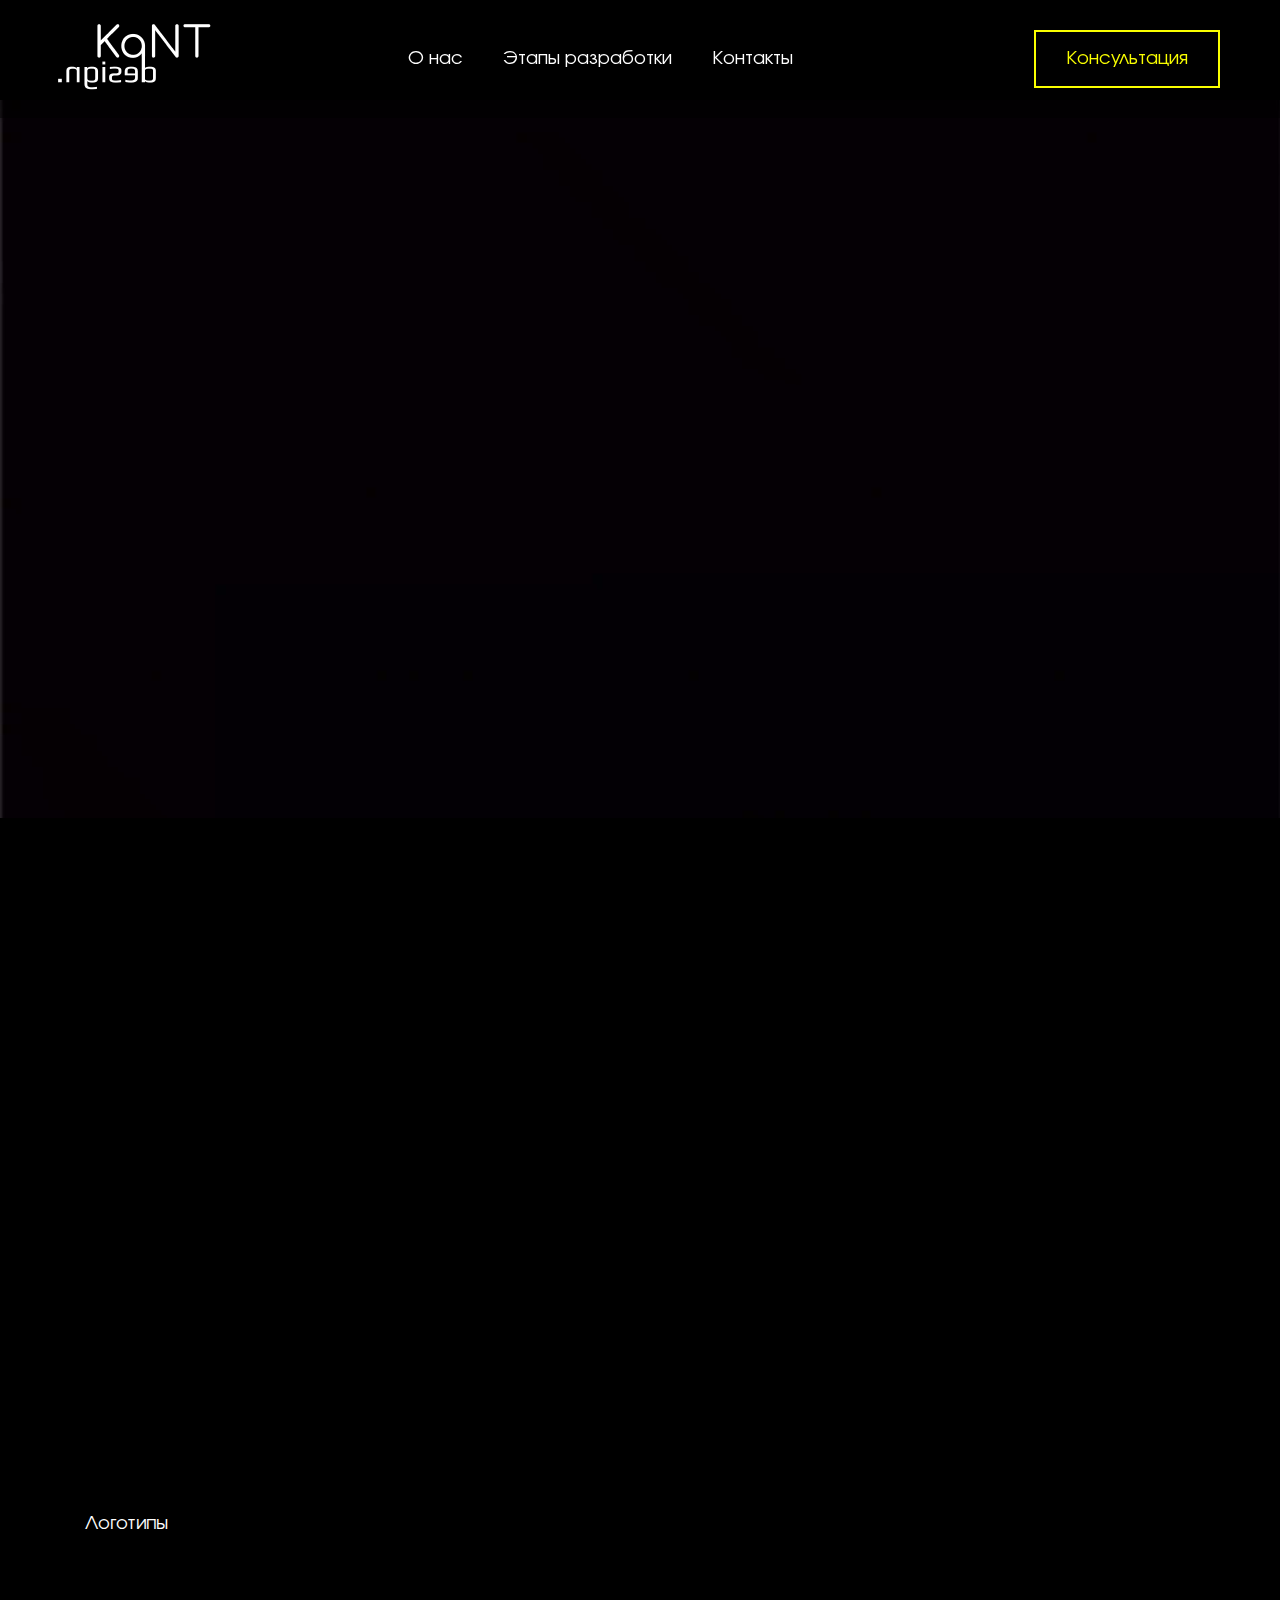
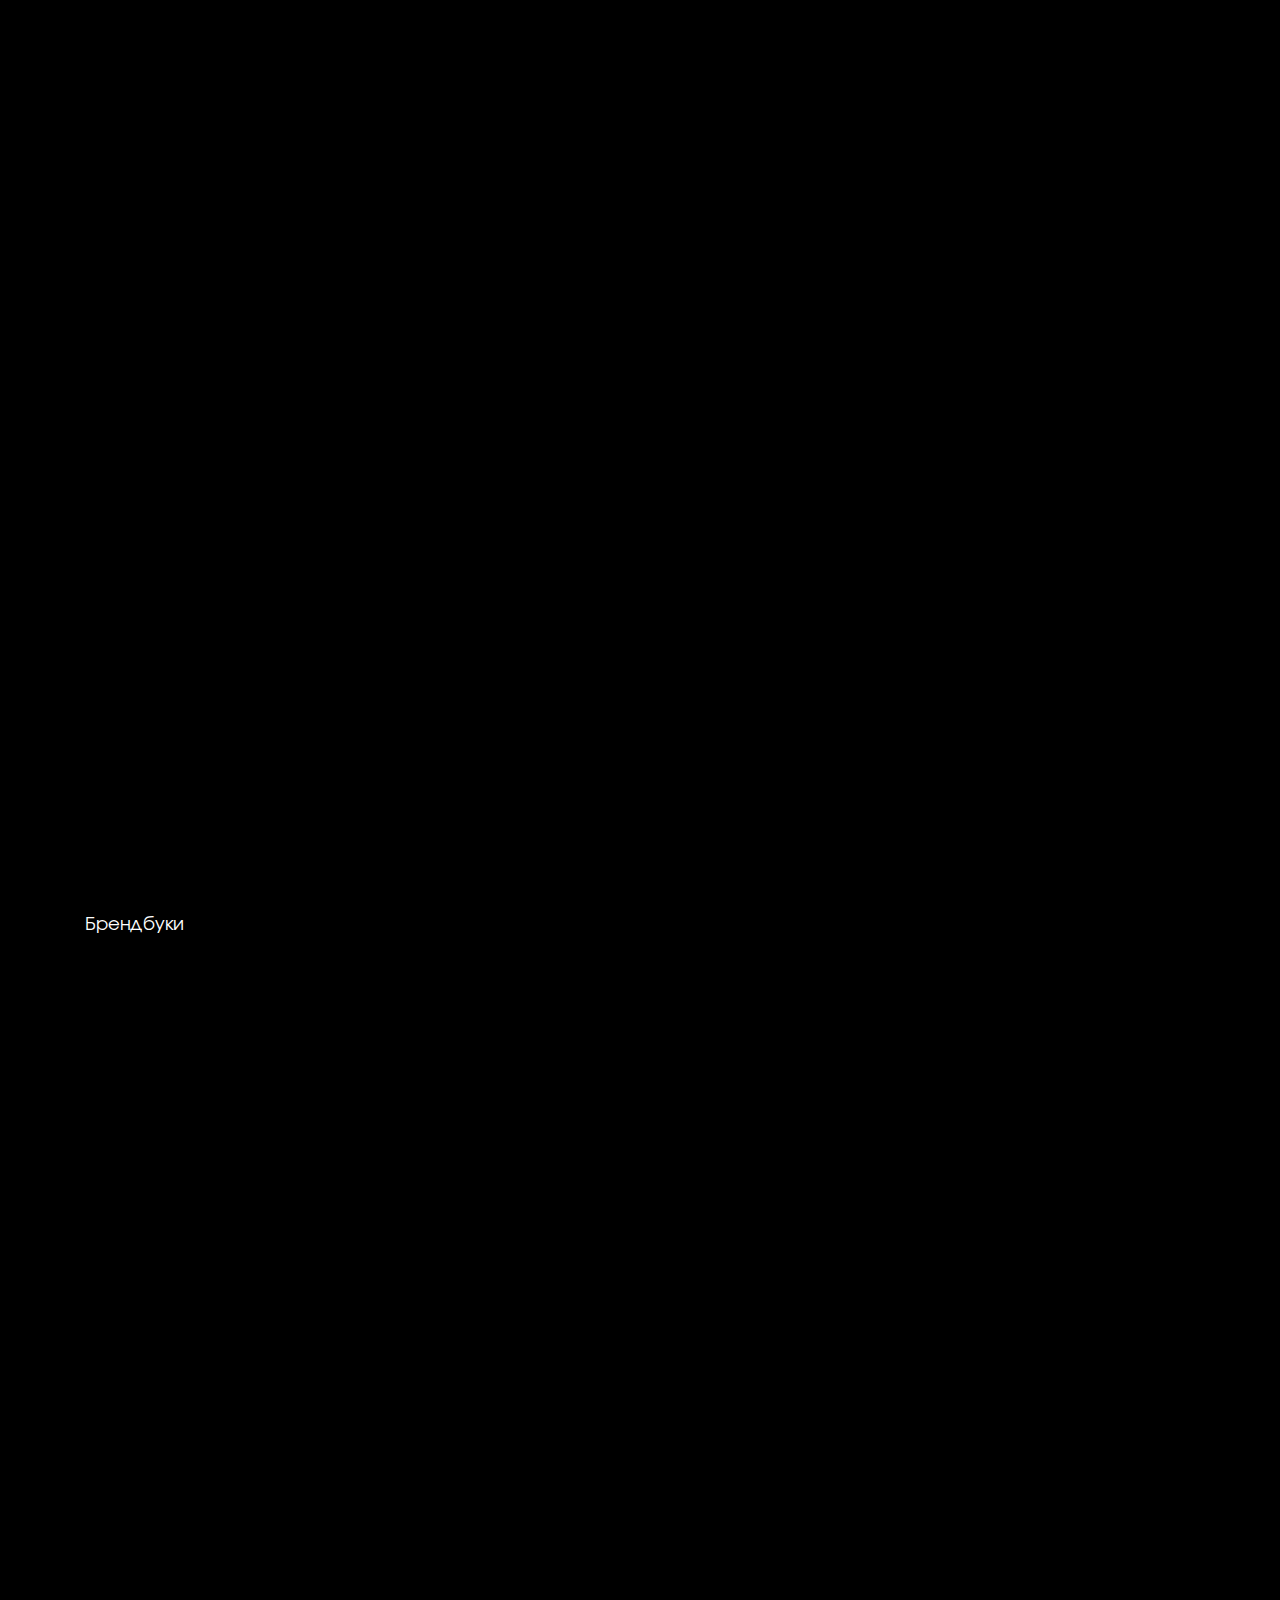
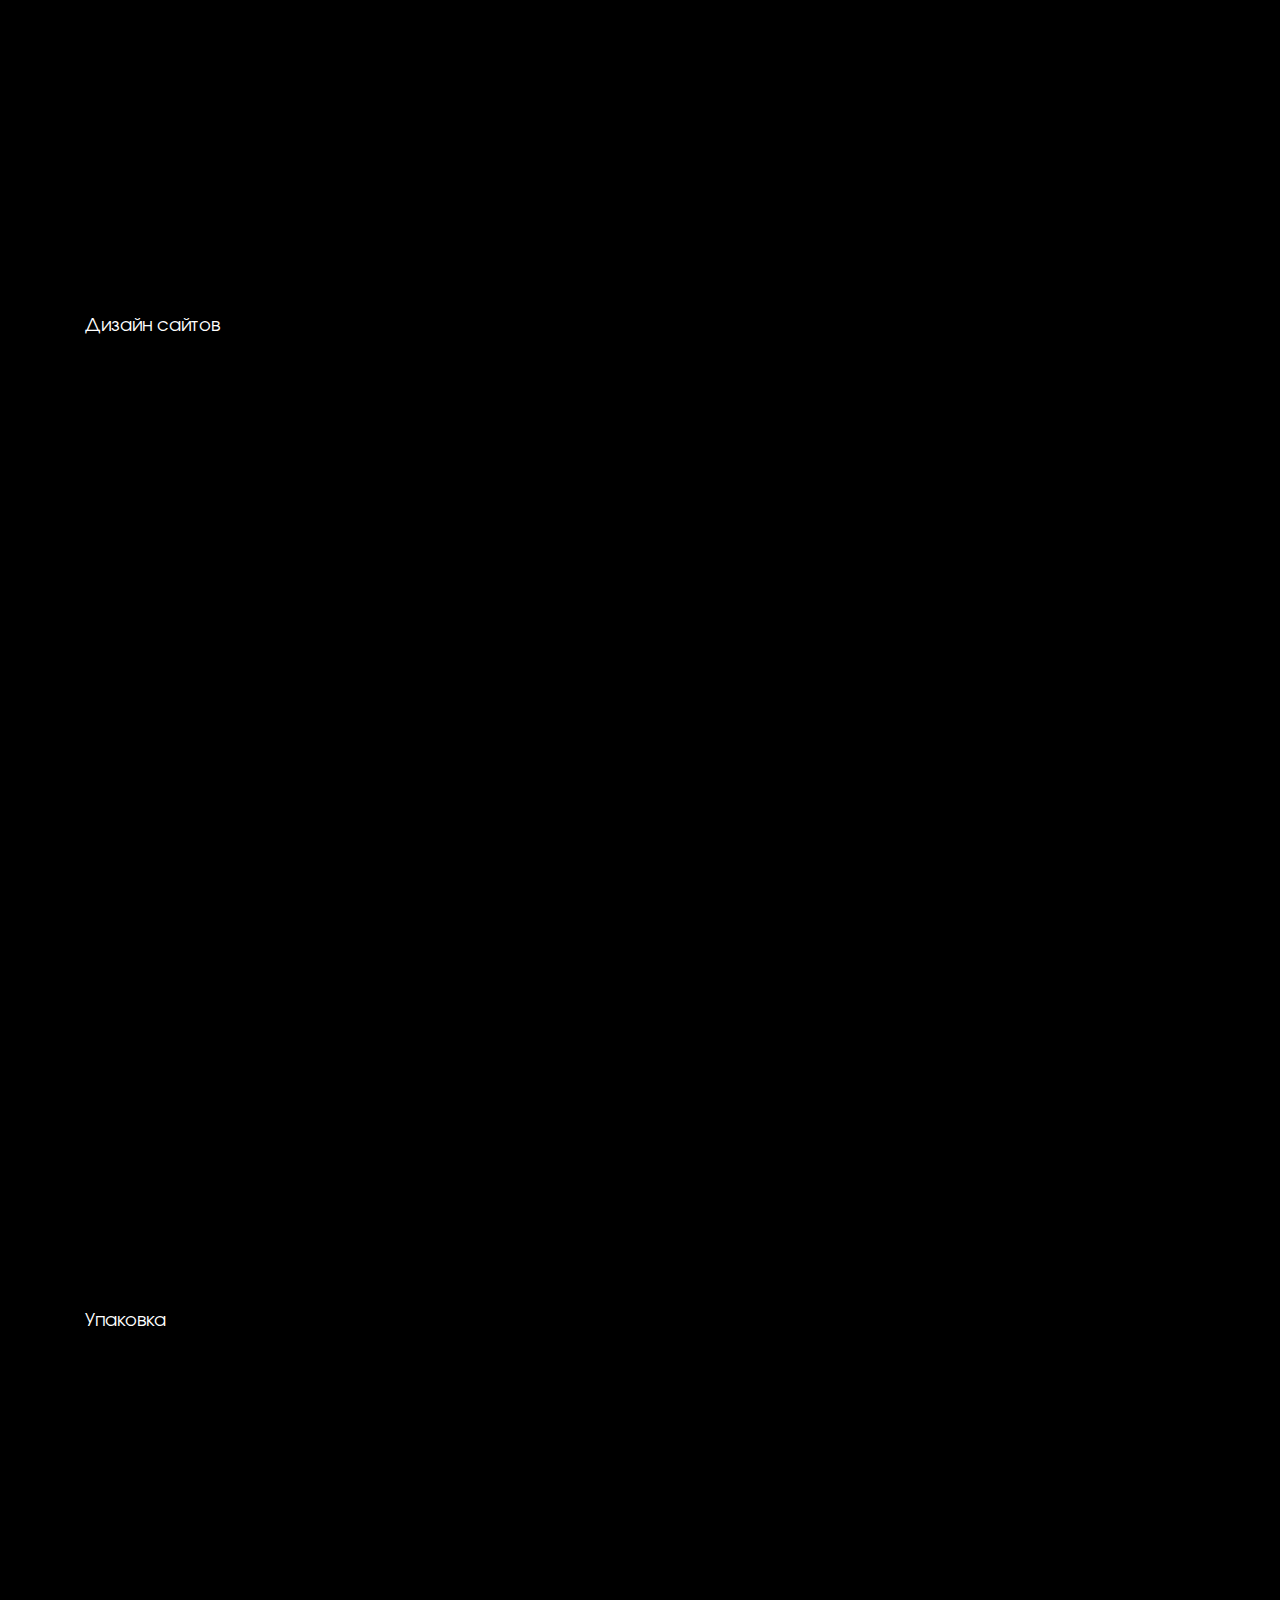
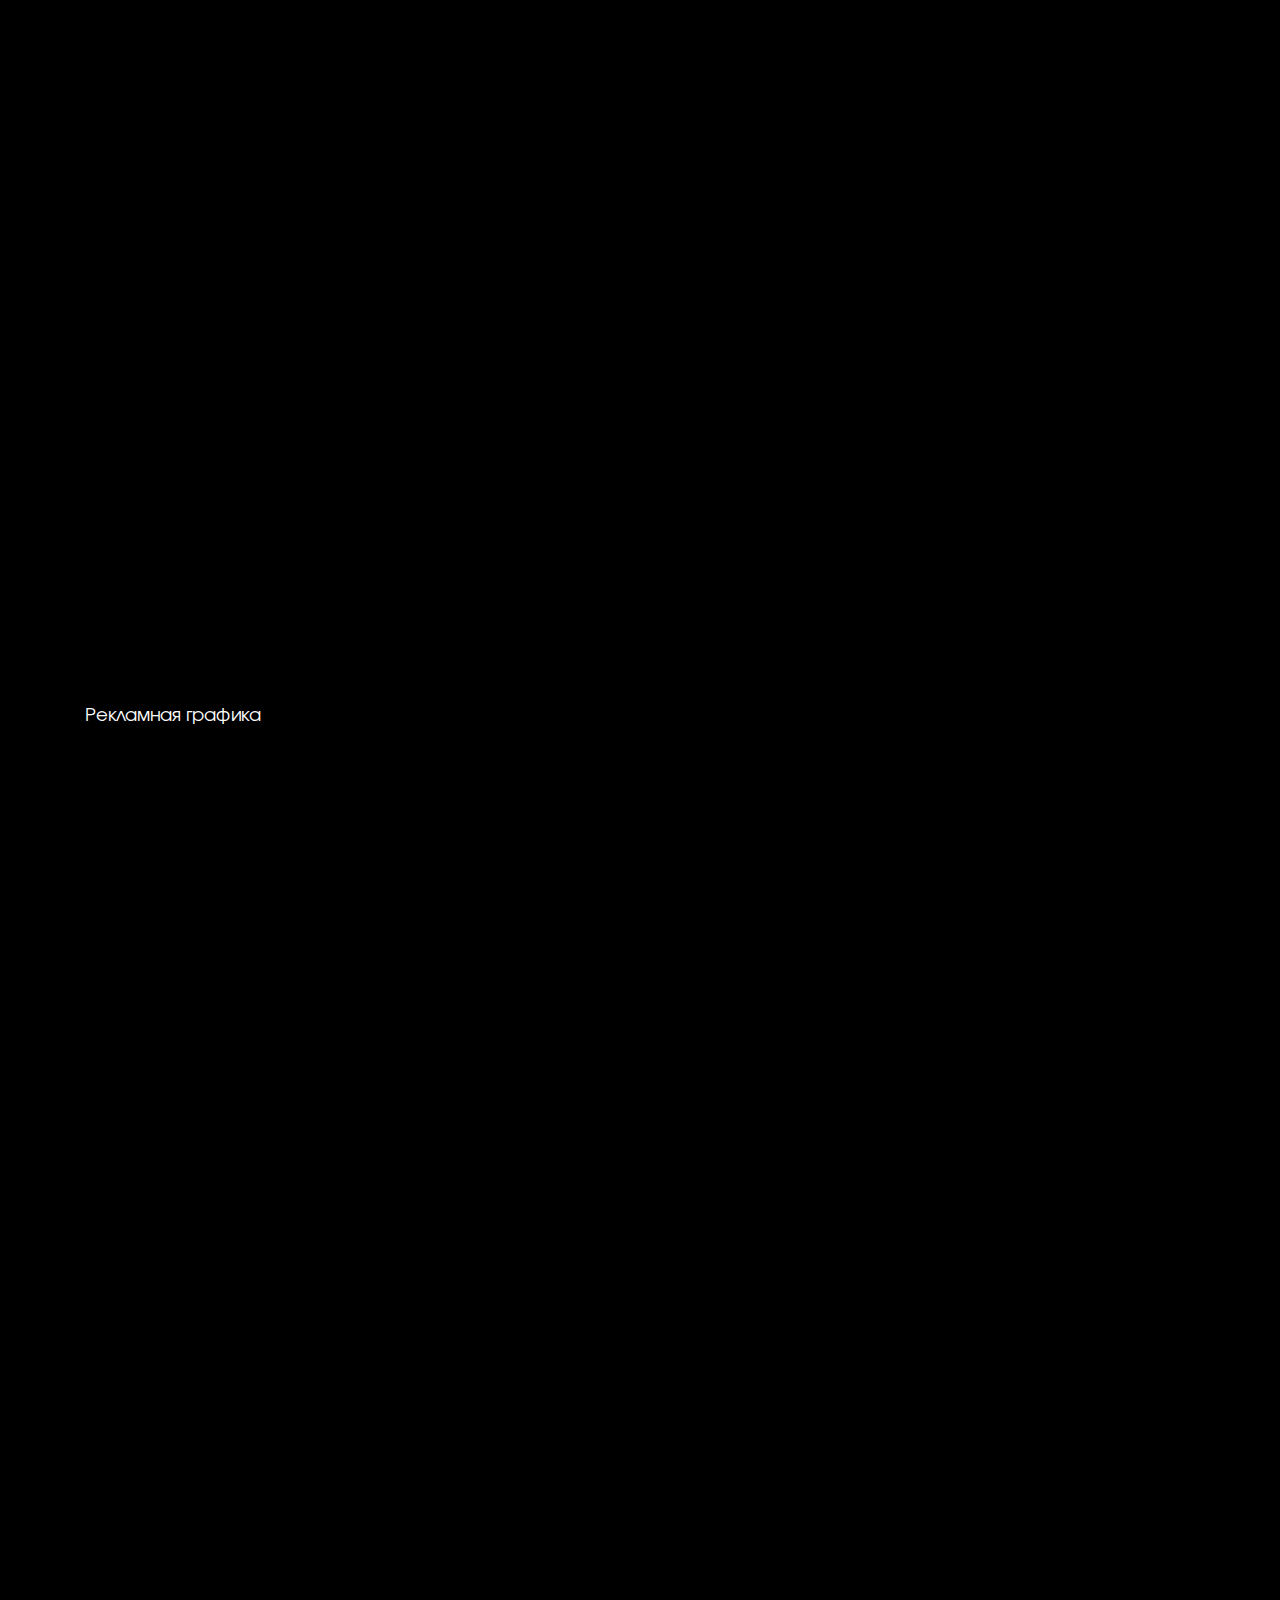
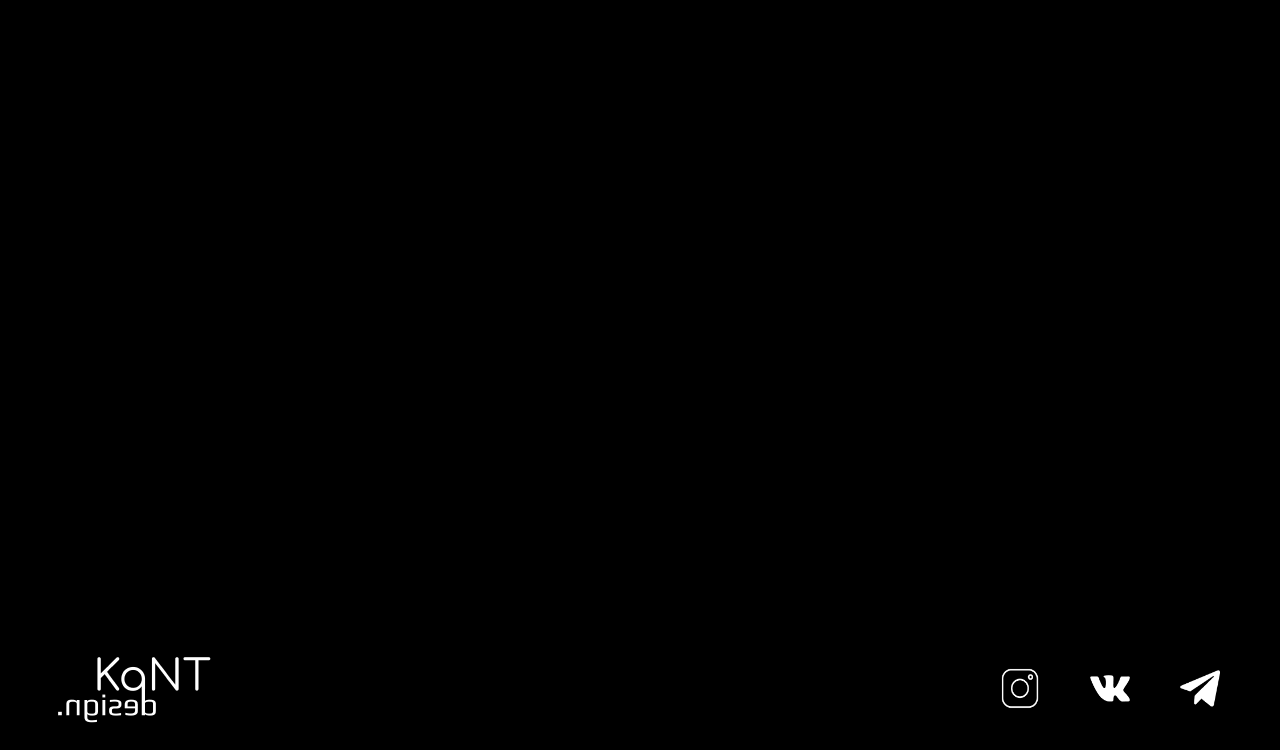
<file: index.html>
<!doctype html><html xml:lang="ru" lang="ru" class=""><head><meta http-equiv="X-UA-Compatible" content="IE=edge"><meta name="viewport" content="user-scalable=no,initial-scale=1,maximum-scale=1,width=device-width"><meta name="HandheldFriendly" content="true"><meta name="MobileOptimized" content="width"><meta name="apple-mobile-web-app-capable" content="yes"><title>Kant-Design</title><meta http-equiv="Content-Type" content="text/html; charset=UTF-8"/><meta name="robots" content="index, follow"/><meta property="og:url" content="https://site"><meta property="og:title" content=""><meta property="og:description" content=""><meta property="og:type" content="website"><link rel="canonical" href="https://site"><meta name="keywords" content=""/><meta name="description" content=""/><link rel="icon" href="images/logo.png" type="image/png"><link rel="stylesheet" href="https://cdn.jsdelivr.net/npm/swiper@11/swiper-bundle.min.css"/><script defer="defer" src="home.b2d646632498f1e05182.js"></script><link href="home.css" rel="stylesheet"></head><body><header><a href="./index.html"><img src="images/logo.png" alt="logo"></a><nav><ul><a href="./about.html"><li>О нас</li></a><a href="./developer.html"><li>Этапы разработки</li></a><a href="./contact.html"><li>Контакты</li></a></ul><div class="contact-link"><a href="mailto:Sales@kantdesign.ru"><img src="images/email.png" alt="email"><p>Sales@kantdesign.ru</p></a><a href="tel:+79114933303"><img src="images/phone.png" alt="phone"><p>+7(911)493-33-03</p></a><a href="https://t.me/kant_design"><img src="images/telegram.png" alt="telegram"><p>@kant_design</p></a></div></nav><a href="./feedback.html"><button>Консультация</button></a><div class="menuBtn"><span></span> <span></span> <span></span></div></header><main id="up"><video autoplay muted loop playsinline id="backgroundVideo" data-autoplay><source src="images/fon.MP4" type="video/mp4"></video><div class="services"><h1 class="animation">Популярные услуги</h1><div class="services-wrapper"><div class="services-block"><div class="services-item animation"><p>Логотип</p></div><div class="services-item__show"><p>Lorem, ipsum dolor sit amet consectetur adipisicing elit. Laboriosam, illo, commodi voluptatibus praesentium rem hic enim illum quaerat natus, temporibus perspiciatis ut debitis quas. Ipsa reiciendis impedit incidunt expedita nemo?</p></div></div><div class="services-block"><div class="services-item animation"><p>Брендбук</p></div><div class="services-item__show"><p>Lorem, ipsum dolor sit amet consectetur adipisicing elit. Laboriosam, illo, commodi voluptatibus praesentium rem hic enim illum quaerat natus, temporibus perspiciatis ut debitis quas. Ipsa reiciendis impedit incidunt expedita nemo?</p></div></div><div class="services-block"><div class="services-item animation"><p>Упаковка</p></div><div class="services-item__show"><p>Lorem, ipsum dolor sit amet consectetur adipisicing elit. Laboriosam, illo, commodi voluptatibus praesentium rem hic enim illum quaerat natus, temporibus perspiciatis ut debitis quas. Ipsa reiciendis impedit incidunt expedita nemo?</p></div></div><div class="services-block"><div class="services-item animation"><p>Разработка сайтов</p></div><div class="services-item__show"><p>Lorem, ipsum dolor sit amet consectetur adipisicing elit. Laboriosam, illo, commodi voluptatibus praesentium rem hic enim illum quaerat natus, temporibus perspiciatis ut debitis quas. Ipsa reiciendis impedit incidunt expedita nemo?</p></div></div><div class="services-block"><div class="services-item animation"><p>Рекламная графика</p></div><div class="services-item__show"><p>Lorem, ipsum dolor sit amet consectetur adipisicing elit. Laboriosam, illo, commodi voluptatibus praesentium rem hic enim illum quaerat natus, temporibus perspiciatis ut debitis quas. Ipsa reiciendis impedit incidunt expedita nemo?</p></div></div><div class="services-block"><div class="services-item animation"><p>Авторские проекты</p></div><div class="services-item__show"><p>Lorem, ipsum dolor sit amet consectetur adipisicing elit. Laboriosam, illo, commodi voluptatibus praesentium rem hic enim illum quaerat natus, temporibus perspiciatis ut debitis quas. Ipsa reiciendis impedit incidunt expedita nemo?</p></div></div></div></div><div class="project"><h1 class="animation">Наши проекты</h1><div class="project-wrapper"><p class="animation">Логотипы</p><div class="swiper animation" data-set="1"><div class="swiper-wrapper"><div class="swiper-slide"><div class="slide-img animation-slide" data-set="1"><div class="img1"><a href="./project.html"><img data-set="1" class="one-img" src="images/Обложка.jpg"></a><a href="./project2.html"><img data-set="1" class="two-img" src="images/Обложка2.jpg"></a></div><div class="img2"><a href="./project.html"><img data-set="1" class="three-img" src="images/Обложка.jpg"></a><a href="./project.html"><img data-set="1" class="four-img" src="images/Обложка.jpg"></a></div></div></div><div class="swiper-slide"><div class="slide-img"><div class="img1"><a href="./project.html"><img data-set="1" class="one-img" src="images/Обложка.jpg"></a><a href="./project2.html"><img data-set="1" class="two-img" src="images/Обложка2.jpg"></a></div><div class="img2"><a href="./project.html"><img data-set="1" class="three-img" src="images/Обложка.jpg"></a><a href="./project.html"><img data-set="1" class="four-img" src="images/Обложка.jpg"></a></div></div></div></div><div class="swiper-button-next"></div><div class="swiper-button-prev"></div><div class="swiper-pagination"></div></div></div><div class="project-wrapper"><p class="animation">Брендбуки</p><div class="swiper animation"><div class="swiper-wrapper"><div class="swiper-slide"><div class="slide-img animation-slide"><div class="img1"><a href="./project3.html"><img data-set="1" class="one-img" src="images/11.jpg"></a><a href="./project5.html"><img data-set="1" class="two-img" src="images/Обложка3.jpg"></a></div><div class="img2"><a href="./project4.html"><img data-set="1" class="three-img" src="images/444 (5).jpg"></a><a href="./project3.html"><img data-set="1" class="four-img" src="images/11.jpg"></a></div></div></div><div class="swiper-slide"><div class="slide-img"><div class="img1"><img class="one-img" src="images/Обложка.jpg"> <img class="two-img" src="images/Обложка2.jpg"></div><div class="img2"><img class="three-img" src="images/Обложка.jpg"> <img class="four-img" src="images/Обложка.jpg"></div></div></div></div><div class="swiper-button-next"></div><div class="swiper-button-prev"></div><div class="swiper-pagination"></div></div></div><div class="project-wrapper"><p class="animation">Дизайн сайтов</p><div class="swiper animation"><div class="swiper-wrapper"><div class="swiper-slide"><div class="slide-img animation-slide"><div class="img1"><a href="./project.html"><img class="one-img" src="images/Обложка.jpg"></a><img class="two-img" src="images/Обложка2.jpg"></div><div class="img2"><img class="three-img" src="images/Обложка.jpg"> <img class="four-img" src="images/Обложка.jpg"></div></div></div><div class="swiper-slide"><div class="slide-img"><div class="img1"><img class="one-img" src="images/Обложка.jpg"> <img class="two-img" src="images/Обложка2.jpg"></div><div class="img2"><img class="three-img" src="images/Обложка.jpg"> <img class="four-img" src="images/Обложка.jpg"></div></div></div></div><div class="swiper-button-next"></div><div class="swiper-button-prev"></div><div class="swiper-pagination"></div></div></div><div class="project-wrapper"><p class="animation">Упаковка</p><div class="swiper animation"><div class="swiper-wrapper"><div class="swiper-slide"><div class="slide-img animation-slide"><div class="img1"><a href="./project.html"><img class="one-img" src="images/Обложка.jpg"></a><img class="two-img" src="images/Обложка2.jpg"></div><div class="img2"><img class="three-img" src="images/Обложка.jpg"> <img class="four-img" src="images/Обложка.jpg"></div></div></div><div class="swiper-slide"><div class="slide-img"><div class="img1"><img class="one-img" src="images/Обложка.jpg"> <img class="two-img" src="images/Обложка2.jpg"></div><div class="img2"><img class="three-img" src="images/Обложка.jpg"> <img class="four-img" src="images/Обложка.jpg"></div></div></div></div><div class="swiper-button-next"></div><div class="swiper-button-prev"></div><div class="swiper-pagination"></div></div></div><div class="project-wrapper"><p class="animation">Рекламная графика</p><div class="swiper animation"><div class="swiper-wrapper"><div class="swiper-slide"><div class="slide-img animation-slide"><div class="img1"><a href="./project.html"><img class="one-img" src="images/Обложка.jpg"></a><img class="two-img" src="images/Обложка2.jpg"></div><div class="img2"><img class="three-img" src="images/Обложка.jpg"> <img class="four-img" src="images/Обложка.jpg"></div></div></div><div class="swiper-slide"><div class="slide-img"><div class="img1"><img class="one-img" src="images/Обложка.jpg"> <img class="two-img" src="images/Обложка2.jpg"></div><div class="img2"><img class="three-img" src="images/Обложка.jpg"> <img class="four-img" src="images/Обложка.jpg"></div></div></div></div><div class="swiper-button-next"></div><div class="swiper-button-prev"></div><div class="swiper-pagination"></div></div></div></div><div class="company"><h1 class="animation">Наши партнеры</h1><div class="swiper animation"><div class="swiper-wrapper"><div class="swiper-slide"><img class="animation" src="images/Image.png" alt="project"> <img class="animation" src="images/Mask group.png" alt="project"> <img class="animation" src="images/Mask group2.png" alt="project"> <img class="animation" src="images/Mask group3.png" alt="project"></div></div><div class="swiper-button-next"></div><div class="swiper-button-prev"></div><div class="swiper-pagination"></div></div></div></main><footer><a href="#up"><img src="images/logo.png" alt="logo"></a><nav><a href=""><img src="images/instagram.png" alt="instagram"></a><a href=""><img src="images/vk.png" alt="Vk"></a><a href=""><img src="images/telegram.png" alt="telegram"></a></nav></footer><script src="https://cdn.jsdelivr.net/npm/swiper@11/swiper-bundle.min.js"></script><script>const swiper1=new Swiper(".swiper",{direction:"horizontal",loop:!0,slidesPerView:1,spaceBetween:80,navigation:{nextEl:".swiper-button-next",prevEl:".swiper-button-prev"}})</script></body></html>
</file>
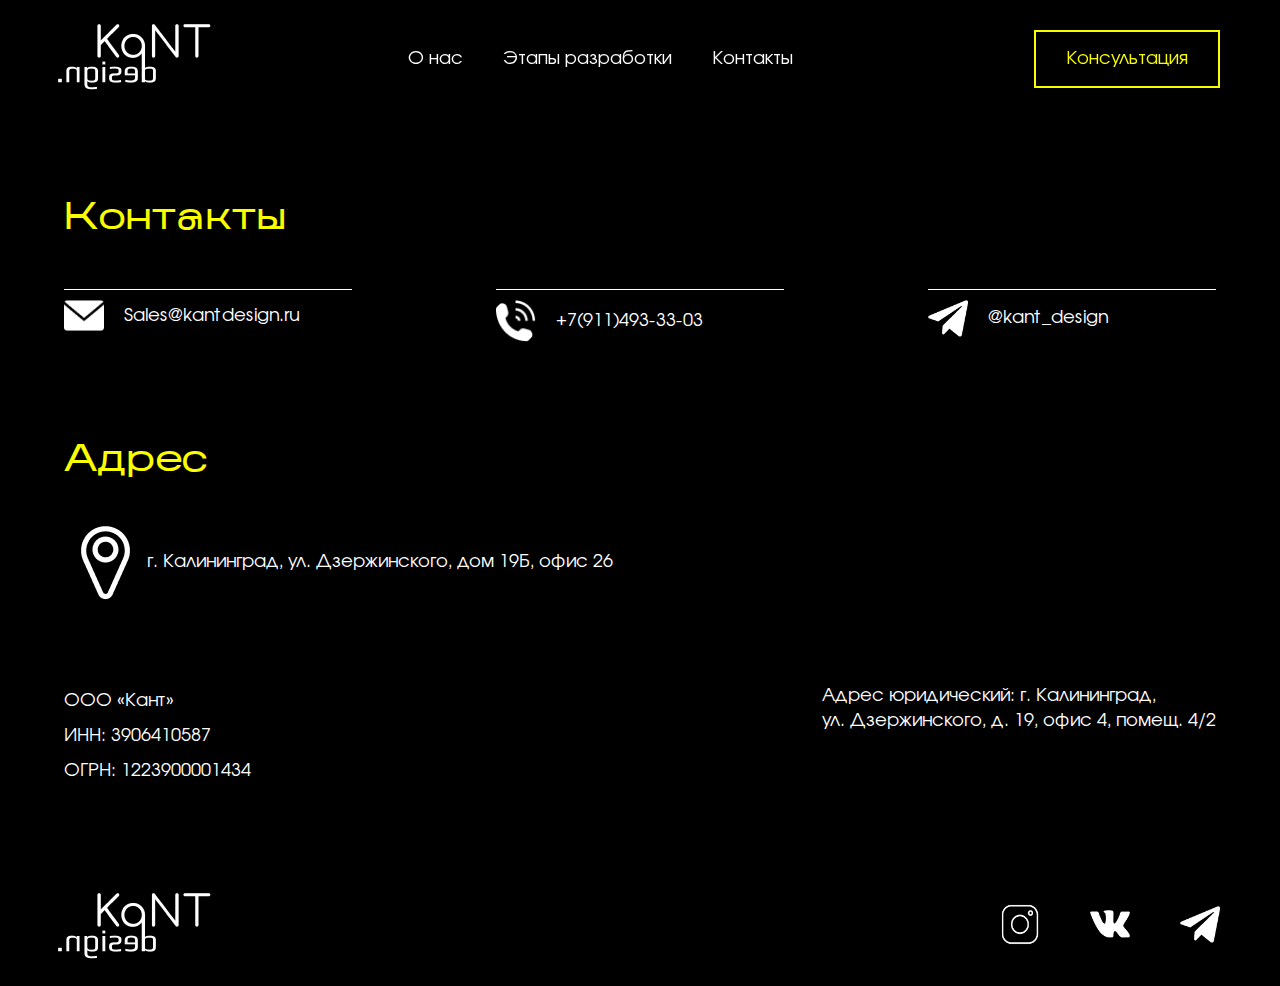
<file: contact.html>
<!doctype html><html xml:lang="ru" lang="ru" class=""><head><meta http-equiv="X-UA-Compatible" content="IE=edge"><meta name="viewport" content="user-scalable=no,initial-scale=1,maximum-scale=1,width=device-width"><meta name="HandheldFriendly" content="true"><meta name="MobileOptimized" content="width"><meta name="apple-mobile-web-app-capable" content="yes"><title>Kant-Design - Контакты</title><meta http-equiv="Content-Type" content="text/html; charset=UTF-8"/><meta name="robots" content="index, follow"/><meta property="og:url" content="https://site"><meta property="og:title" content=""><meta property="og:description" content=""><meta property="og:type" content="website"><link rel="canonical" href="https://site"><meta name="keywords" content=""/><meta name="description" content=""/><link rel="icon" href="images/logo.png" type="image/png"><script defer="defer" src="contact.e82c5e79281efb72d8b1.js"></script><link href="contact/contact.css" rel="stylesheet"></head><body><header><a href="./index.html"><img src="images/logo.png" alt="logo"></a><nav><ul><a href="./about.html"><li>О нас</li></a><a href="./developer.html"><li>Этапы разработки</li></a><a href="./contact.html"><li>Контакты</li></a></ul><div class="contact-link"><a href="mailto:Sales@kantdesign.ru"><img src="images/email.png" alt="email"><p>Sales@kantdesign.ru</p></a><a href="tel:+79114933303"><img src="images/phone.png" alt="phone"><p>+7(911)493-33-03</p></a><a href="https://t.me/kant_design"><img src="images/telegram.png" alt="telegram"><p>@kant_design</p></a></div></nav><a href="./feedback.html"><button>Консультация</button></a><div class="menuBtn"><span></span> <span></span> <span></span></div></header><main id="up"><div class="contact"><h1 class="animation">Контакты</h1><div class="contact-link"><div class="link-item"><a href="mailto:Sales@kantdesign.ru"><img src="images/email.png" alt="email"><p>Sales@kantdesign.ru</p></a></div><div class="link-item"><a href="tel:+79114933303"><img src="images/phone.png" alt="phone"><p>+7(911)493-33-03</p></a></div><div class="link-item"><a href="https://t.me/kant_design"><img src="images/telegram.png" alt="telegram"><p>@kant_design</p></a></div></div><h1 class="animation">Адрес</h1><div class="map"><img src="images/map.png" alt="map"><p>г. Калининград, ул. Дзержинского, дом 19Б, офис 26</p></div><script charset="utf-8" async src="https://api-maps.yandex.ru/services/constructor/1.0/js/?um=constructor%3A159a9733d1bce3fe7e667908e4e4080496c72dc71fce2151f00b2b2b0c954724&amp;width=100%25&amp;height=580&amp;lang=ru_RU&amp;scroll=false"></script><div class="lawyer"><div class="lawyer__left"><p>ООО «Кант»</p><p>ИНН: 3906410587</p><p>ОГРН: 1223900001434</p></div><div class="lawyer__right"><p>Адрес юридический: г. Калининград,<br>ул. Дзержинского, д. 19, офис 4, помещ. 4/2</p></div></div></div></main><footer><a href="#up"><img src="images/logo.png" alt="logo"></a><nav><a href=""><img src="images/instagram.png" alt="instagram"></a><a href=""><img src="images/vk.png" alt="Vk"></a><a href=""><img src="images/telegram.png" alt="telegram"></a></nav></footer></body></html>
</file>
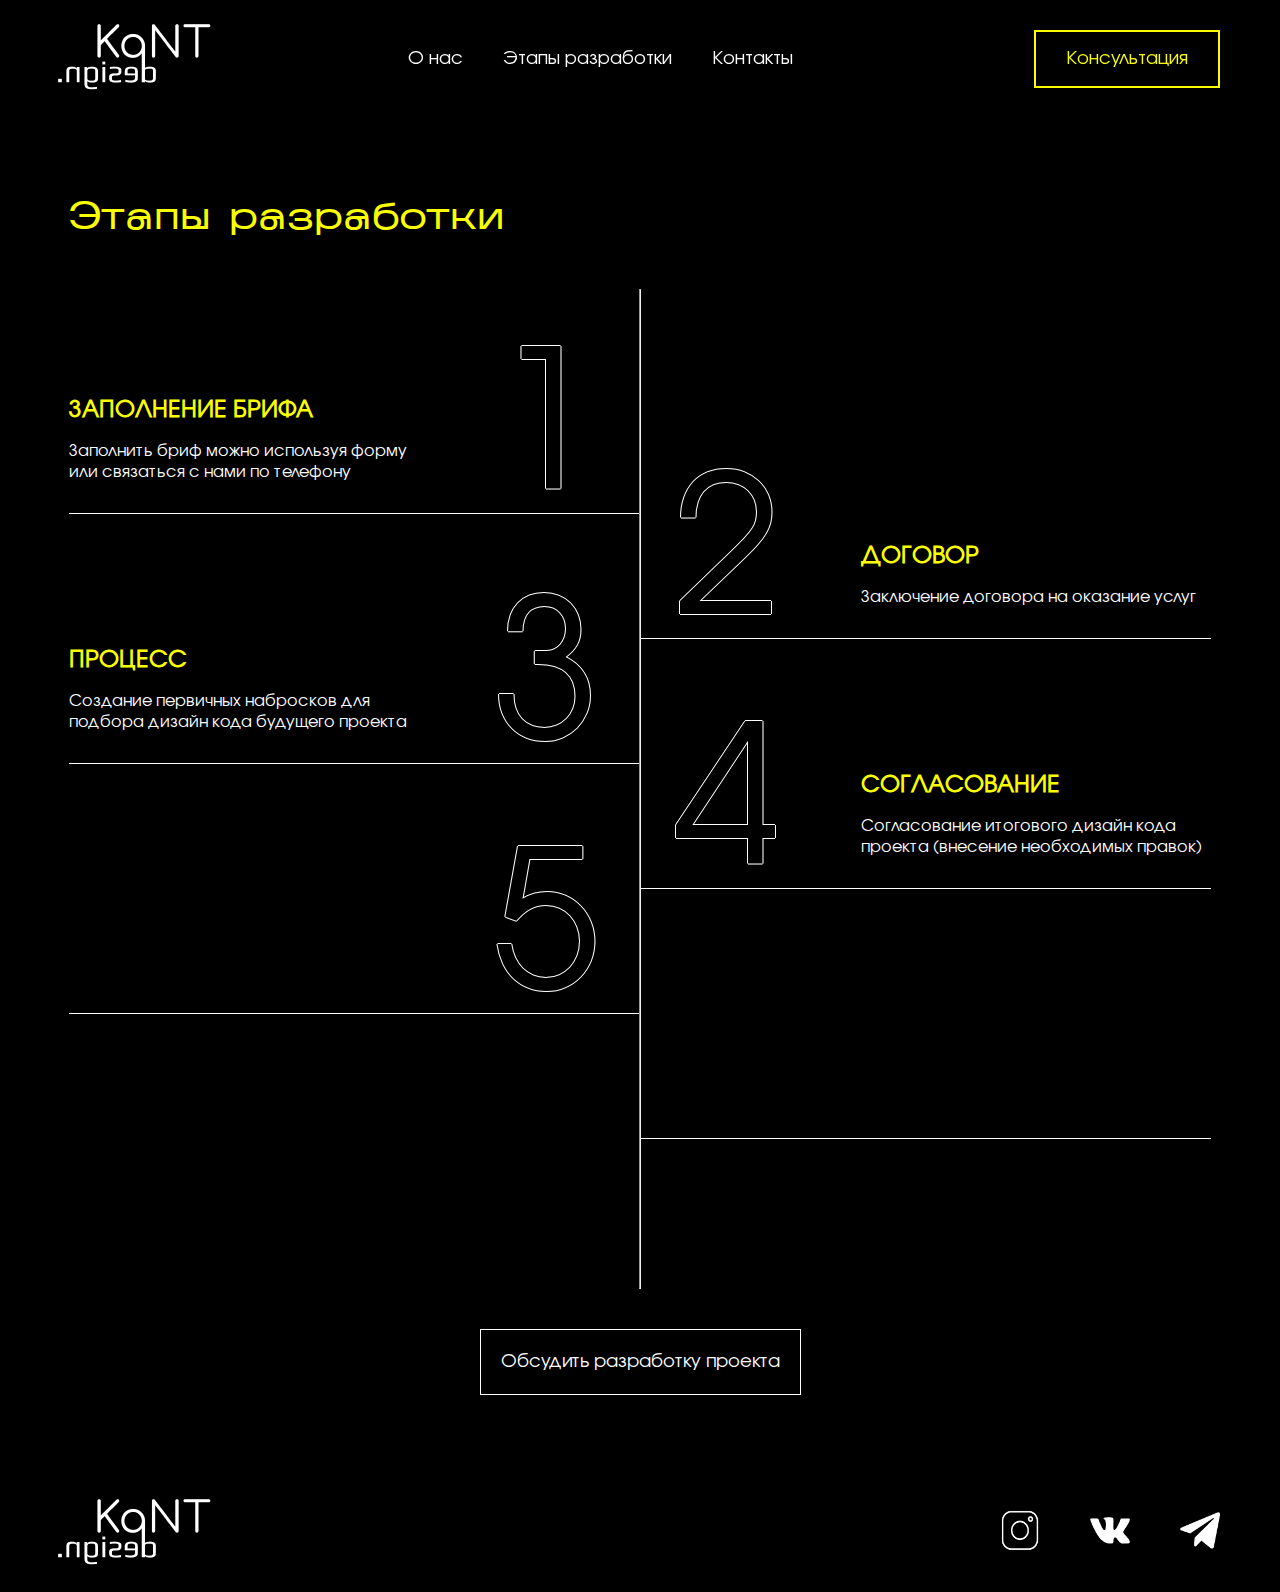
<file: developer.html>
<!doctype html><html xml:lang="ru" lang="ru" class=""><head><meta http-equiv="X-UA-Compatible" content="IE=edge"><meta name="viewport" content="user-scalable=no,initial-scale=1,maximum-scale=1,width=device-width"><meta name="HandheldFriendly" content="true"><meta name="MobileOptimized" content="width"><meta name="apple-mobile-web-app-capable" content="yes"><title>Kant-Design - Этапы разработки</title><meta http-equiv="Content-Type" content="text/html; charset=UTF-8"/><meta name="robots" content="index, follow"/><meta property="og:url" content="https://site"><meta property="og:title" content=""><meta property="og:description" content=""><meta property="og:type" content="website"><link rel="canonical" href="https://site"><meta name="keywords" content=""/><meta name="description" content=""/><link rel="icon" href="images/logo.png" type="image/png"><script defer="defer" src="developer.4b44d3f9df2d7a6620ad.js"></script><link href="developer/developer.css" rel="stylesheet"></head><body><header><a href="./index.html"><img src="images/logo.png" alt="logo"></a><nav><ul><a href="./about.html"><li>О нас</li></a><a href="./developer.html"><li>Этапы разработки</li></a><a href="./contact.html"><li>Контакты</li></a></ul><div class="contact-link"><a href="mailto:Sales@kantdesign.ru"><img src="images/email.png" alt="email"><p>Sales@kantdesign.ru</p></a><a href="tel:+79114933303"><img src="images/phone.png" alt="phone"><p>+7(911)493-33-03</p></a><a href="https://t.me/kant_design"><img src="images/telegram.png" alt="telegram"><p>@kant_design</p></a></div></nav><a href="./feedback.html"><button>Консультация</button></a><div class="menuBtn"><span></span> <span></span> <span></span></div></header><main id="up"><div class="stage"><h1 class="animation">Этапы разработки</h1><div class="wrapper"><div class="wrapper-block__left"><div class="wrapper-item"><div class="item-text"><h3 class="animation">ЗАПОЛНЕНИЕ БРИФА</h3><p class="animation">Заполнить бриф можно используя форму или связаться с нами по телефону</p></div><h2 class="animation">1</h2></div><div class="wrapper-item"><div class="item-text"><h3 class="animation">ПРОЦЕСС</h3><p class="animation">Создание первичных набросков для подбора дизайн кода будущего проекта</p></div><h2 class="animation">3</h2></div><div class="wrapper-item"><div class="item-text"><h3 class="animation">ЗАВЕРШЕНИЕ</h3><p class="animation">Создание финального варианта проекта</p></div><h2 class="animation">5</h2></div></div><hr><div class="wrapper-block__right"><div class="wrapper-item"><div class="item-text"><h3 class="animation">ДОГОВОР</h3><p class="animation">Заключение договора на оказание услуг</p></div><h2 class="animation">2</h2></div><div class="wrapper-item"><div class="item-text"><h3 class="animation">СОГЛАСОВАНИЕ</h3><p class="animation">Согласование итогового дизайн кода проекта (внесение необходимых правок)</p></div><h2 class="animation">4</h2></div><div class="wrapper-item"><div class="item-text"><h3 class="animation">СДАЧА ПРОЕКТА</h3><p class="animation">Сдача финального проекта и передача авторских прав</p></div><h2 class="animation">6</h2></div></div></div><div class="wrapper" id="media"><div class="wrapper-block__left"><div class="wrapper-item"><h2 class="animation">1</h2><div class="item-text"><h3 class="animation">ЗАПОЛНЕНИЕ БРИФА</h3><p class="animation">Заполнить бриф можно используя форму или связаться с нами по телефону</p></div></div><div class="wrapper-item"><div class="item-text"><h3 class="animation">ДОГОВОР</h3><p class="animation">Заключение договора на оказание услуг</p></div><h2 class="animation">2</h2></div><div class="wrapper-item"><h2 class="animation">3</h2><div class="item-text"><h3 class="animation">ПРОЦЕСС</h3><p class="animation">Создание первичных набросков для подбора дизайн кода будущего проекта</p></div></div><div class="wrapper-item"><div class="item-text"><h3 class="animation">СОГЛАСОВАНИЕ</h3><p class="animation">Согласование итогового дизайн кода проекта (внесение необходимых правок)</p></div><h2 class="animation">4</h2></div><div class="wrapper-item"><h2 class="animation">5</h2><div class="item-text"><h3 class="animation">ЗАВЕРШЕНИЕ</h3><p class="animation">Создание финального варианта проекта</p></div></div><div class="wrapper-item"><div class="item-text"><h3 class="animation">СДАЧА ПРОЕКТА</h3><p class="animation">Сдача финального проекта и передача авторских прав</p></div><h2 class="animation">6</h2></div></div></div></div><a href="#"><button>Обсудить разработку проекта</button></a></main><footer><a href="#up"><img src="images/logo.png" alt="logo"></a><nav><a href=""><img src="images/instagram.png" alt="instagram"></a><a href=""><img src="images/vk.png" alt="Vk"></a><a href=""><img src="images/telegram.png" alt="telegram"></a></nav></footer></body></html>
</file>
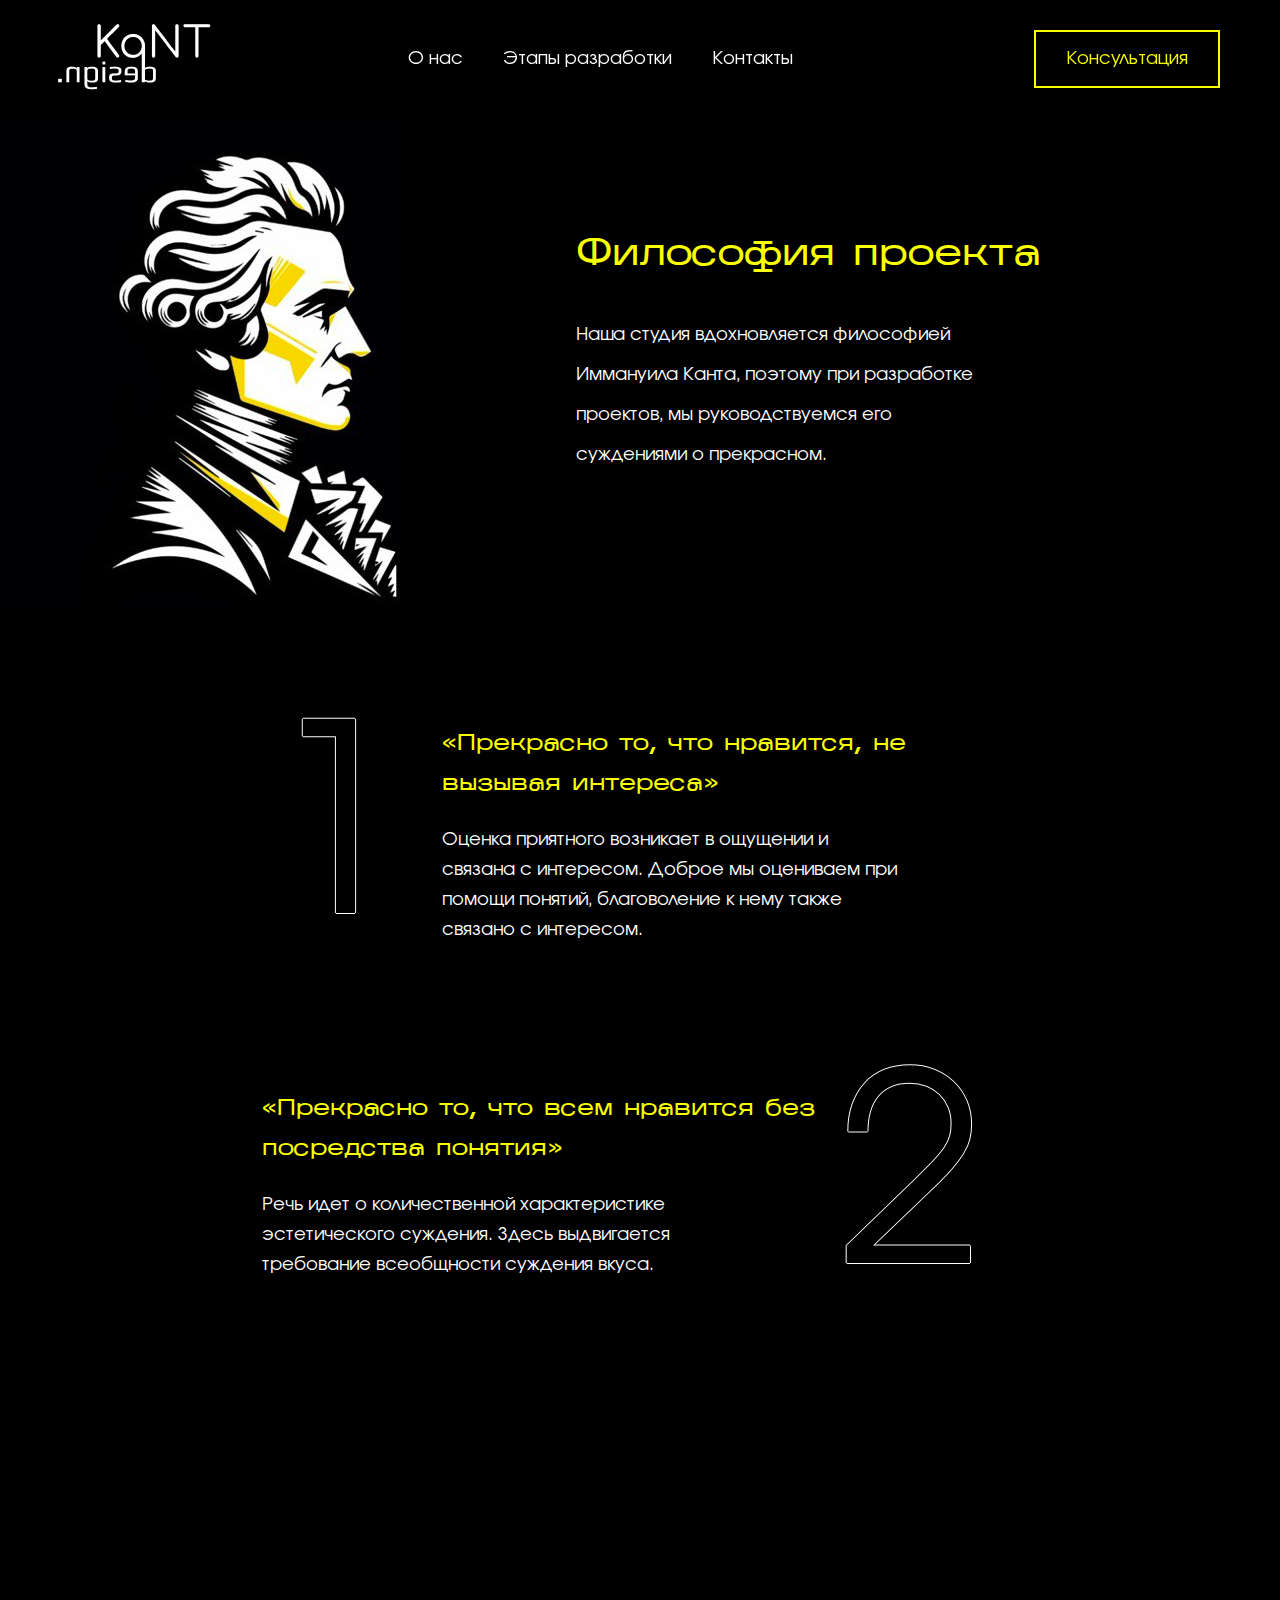
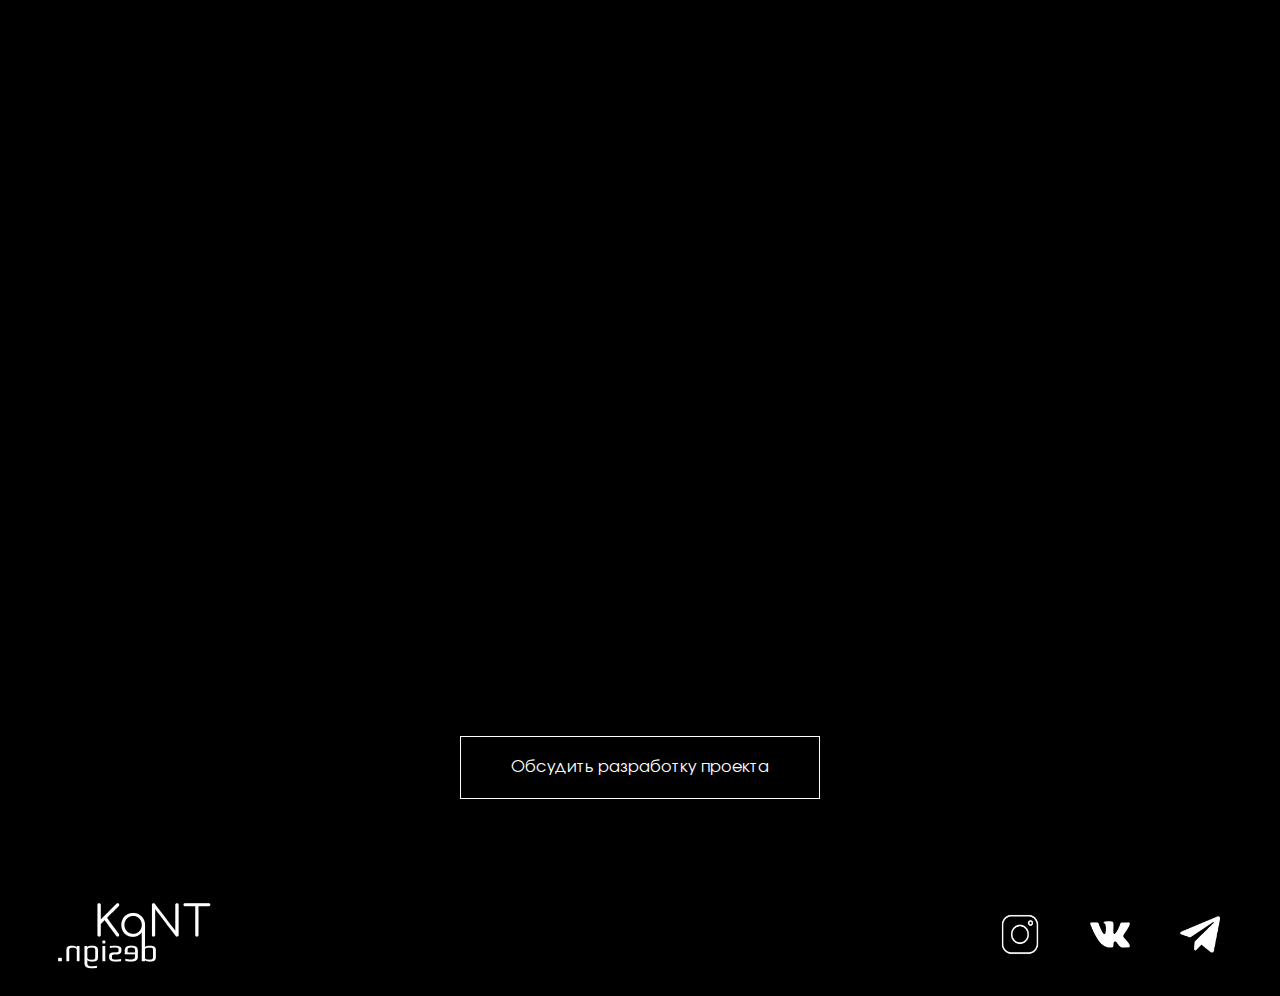
<file: philosof.html>
<!doctype html><html xml:lang="ru" lang="ru" class=""><head><meta http-equiv="X-UA-Compatible" content="IE=edge"><meta name="viewport" content="user-scalable=no,initial-scale=1,maximum-scale=1,width=device-width"><meta name="HandheldFriendly" content="true"><meta name="MobileOptimized" content="width"><meta name="apple-mobile-web-app-capable" content="yes"><title>Kant-Design</title><meta http-equiv="Content-Type" content="text/html; charset=UTF-8"/><meta name="robots" content="index, follow"/><meta property="og:url" content="https://site"><meta property="og:title" content=""><meta property="og:description" content=""><meta property="og:type" content="website"><link rel="canonical" href="https://site"><meta name="keywords" content=""/><meta name="description" content=""/><link rel="icon" href="images/logo.png" type="image/png"><link rel="stylesheet" href="https://cdn.jsdelivr.net/npm/swiper@11/swiper-bundle.min.css"/><script defer="defer" src="philosof.90586d9a79885bc17d54.js"></script><link href="philosof/philosof.css" rel="stylesheet"></head><body><header><a href="./index.html"><img src="images/logo.png" alt="logo"></a><nav><ul><a href="./about.html"><li>О нас</li></a><a href="./developer.html"><li>Этапы разработки</li></a><a href="./contact.html"><li>Контакты</li></a></ul><div class="contact-link"><a href="mailto:Sales@kantdesign.ru"><img src="images/email.png" alt="email"><p>Sales@kantdesign.ru</p></a><a href="tel:+79114933303"><img src="images/phone.png" alt="phone"><p>+7(911)493-33-03</p></a><a href="https://t.me/kant_design"><img src="images/telegram.png" alt="telegram"><p>@kant_design</p></a></div></nav><a href="./feedback.html"><button>Консультация</button></a><div class="menuBtn"><span></span> <span></span> <span></span></div></header><main id="up"><div class="title"><img src="images/hero.png" alt="kant"><div class="title-item"><h1 class="animation">Философия проекта</h1><p class="animation">Наша студия вдохновляется философией Иммануила Канта, поэтому при разработке проектов, мы руководствуемся его суждениями о прекрасном.</p></div></div><div class="wrapper"><div class="wrapper__row"><h1 class="animation">1</h1><div class="wrapper-item"><h2 class="animation">«Прекрасно то, что нравится, не вызывая интереса»</h2><p class="animation">Оценка приятного возникает в ощущении и связана с интересом. Доброе мы оцениваем при помощи понятий, благоволение к нему также связано с интересом.</p></div></div><div class="wrapper__row-reverse"><h1 class="animation">2</h1><div class="wrapper-item"><h2 class="animation">«Прекрасно то, что всем нравится без посредства понятия»</h2><p class="animation">Речь идет о количественной характеристике эстетического суждения. Здесь выдвигается требование всеобщности суждения вкуса.</p></div></div><div class="wrapper__row"><h1 class="animation">3</h1><div class="wrapper-item"><h2 class="animation">«Красота - это форма целесообразности предмета, поскольку она воспринимается в нем без представления о цели»</h2><p class="animation">Красота предмета заключается в его форме, которая воспринимается как гармоничная и целесообразная даже без явного понимания его цели или назначения.</p></div></div><div class="wrapper__row-reverse"><h1 class="animation">4</h1><div class="wrapper-item"><h2 class="animation">«Прекрасно то, что познается без посредства понятия как предмет необходимого благоволения»</h2><p class="animation">Суждение вкуса обязательно для всех. Прекрасное вызывает интерес только в обществе, это средство общения и показатель общительности.</p></div></div></div><div class="wrapper-title"><h1 class="animation">Главная задача дизайна - умение рассказать просто о сложном</h1><a href="#"><button>Обсудить разработку проекта</button></a></div></main><footer><a href="#up"><img src="images/logo.png" alt="logo"></a><nav><a href=""><img src="images/instagram.png" alt="instagram"></a><a href=""><img src="images/vk.png" alt="Vk"></a><a href=""><img src="images/telegram.png" alt="telegram"></a></nav></footer></body></html>
</file>
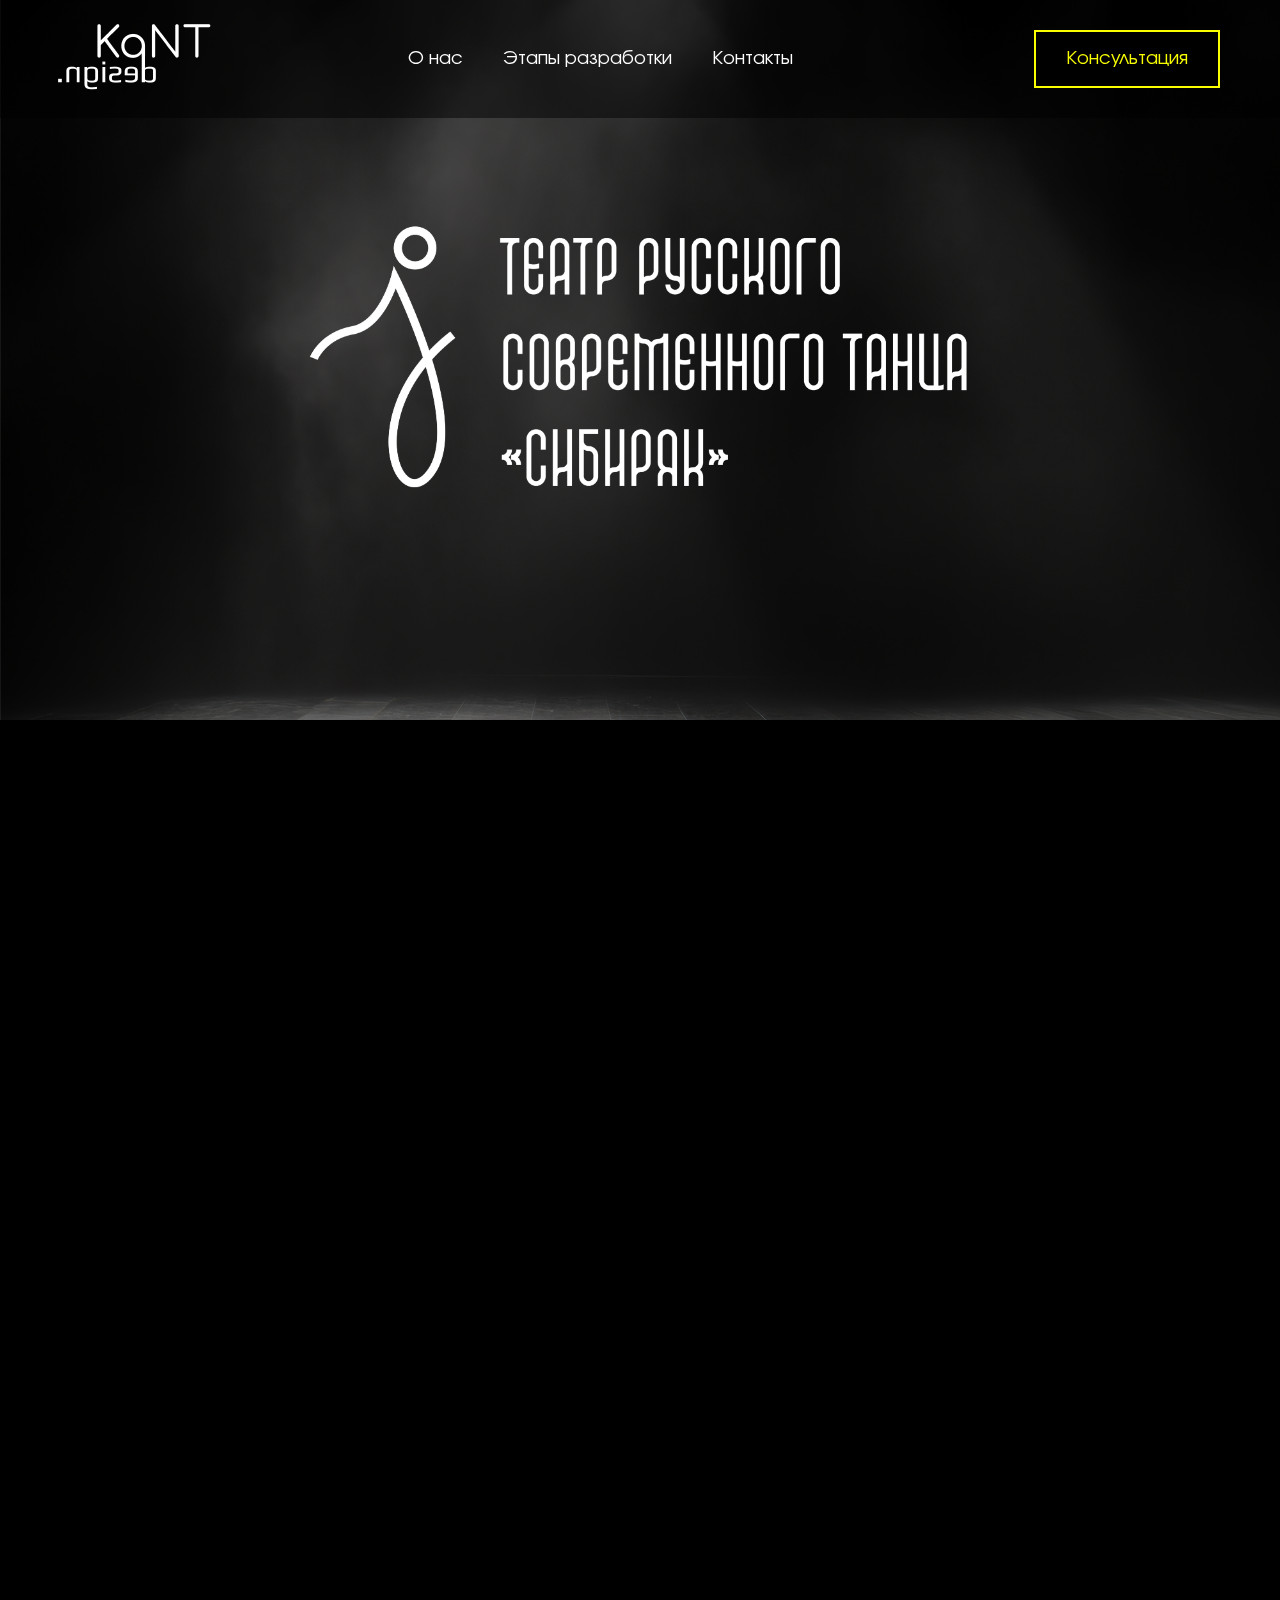
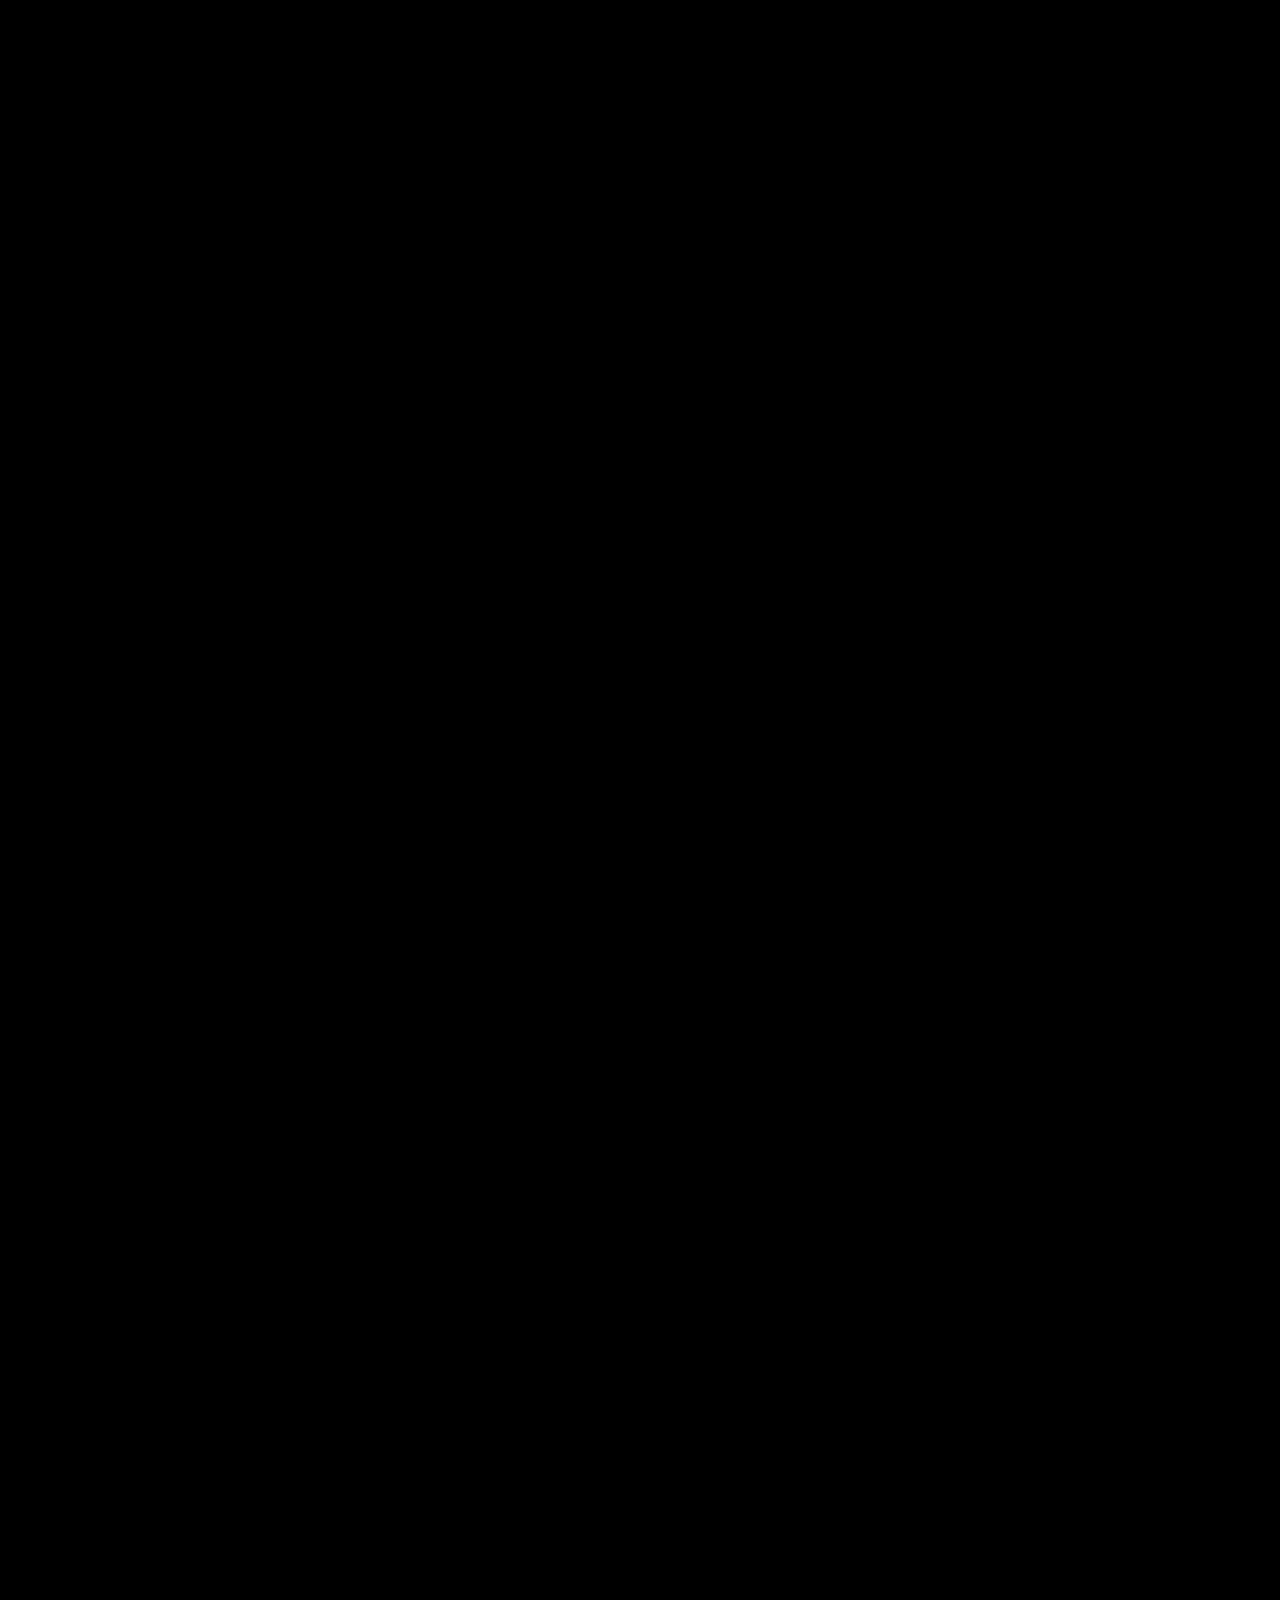
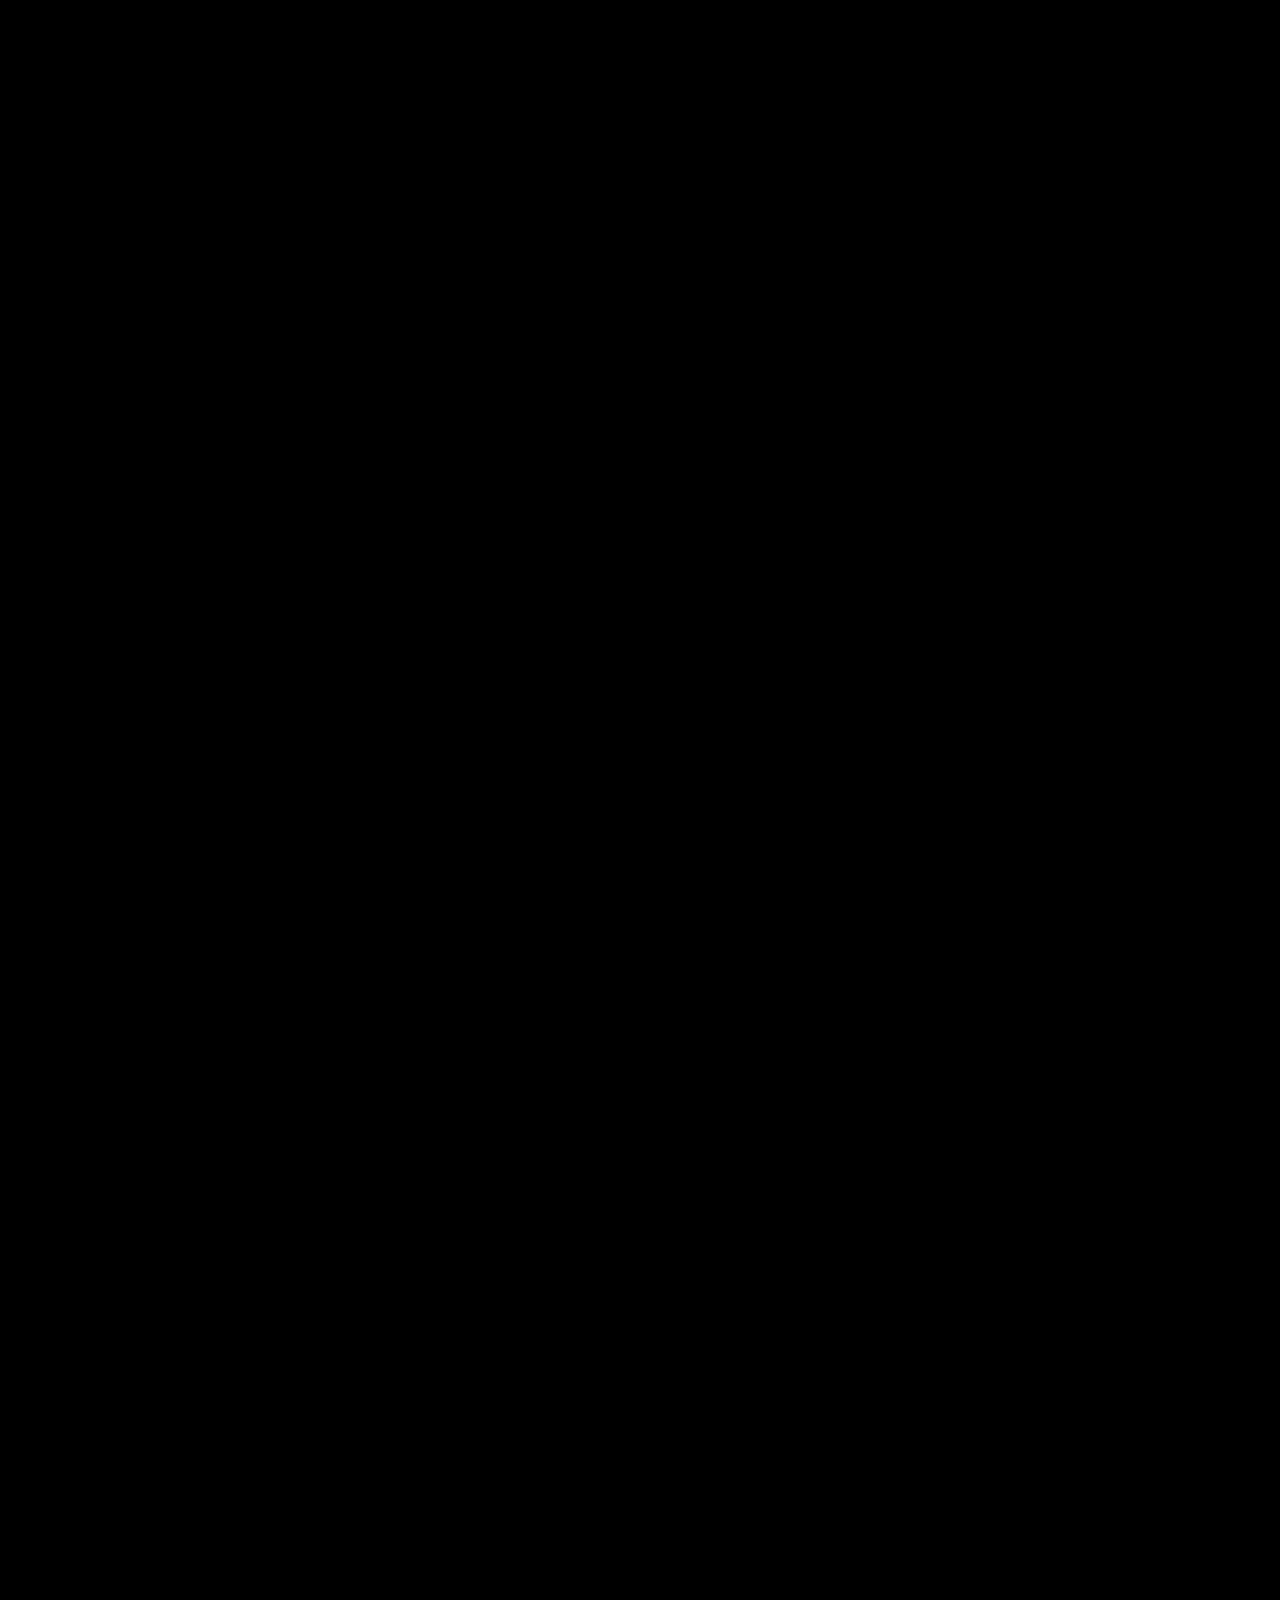
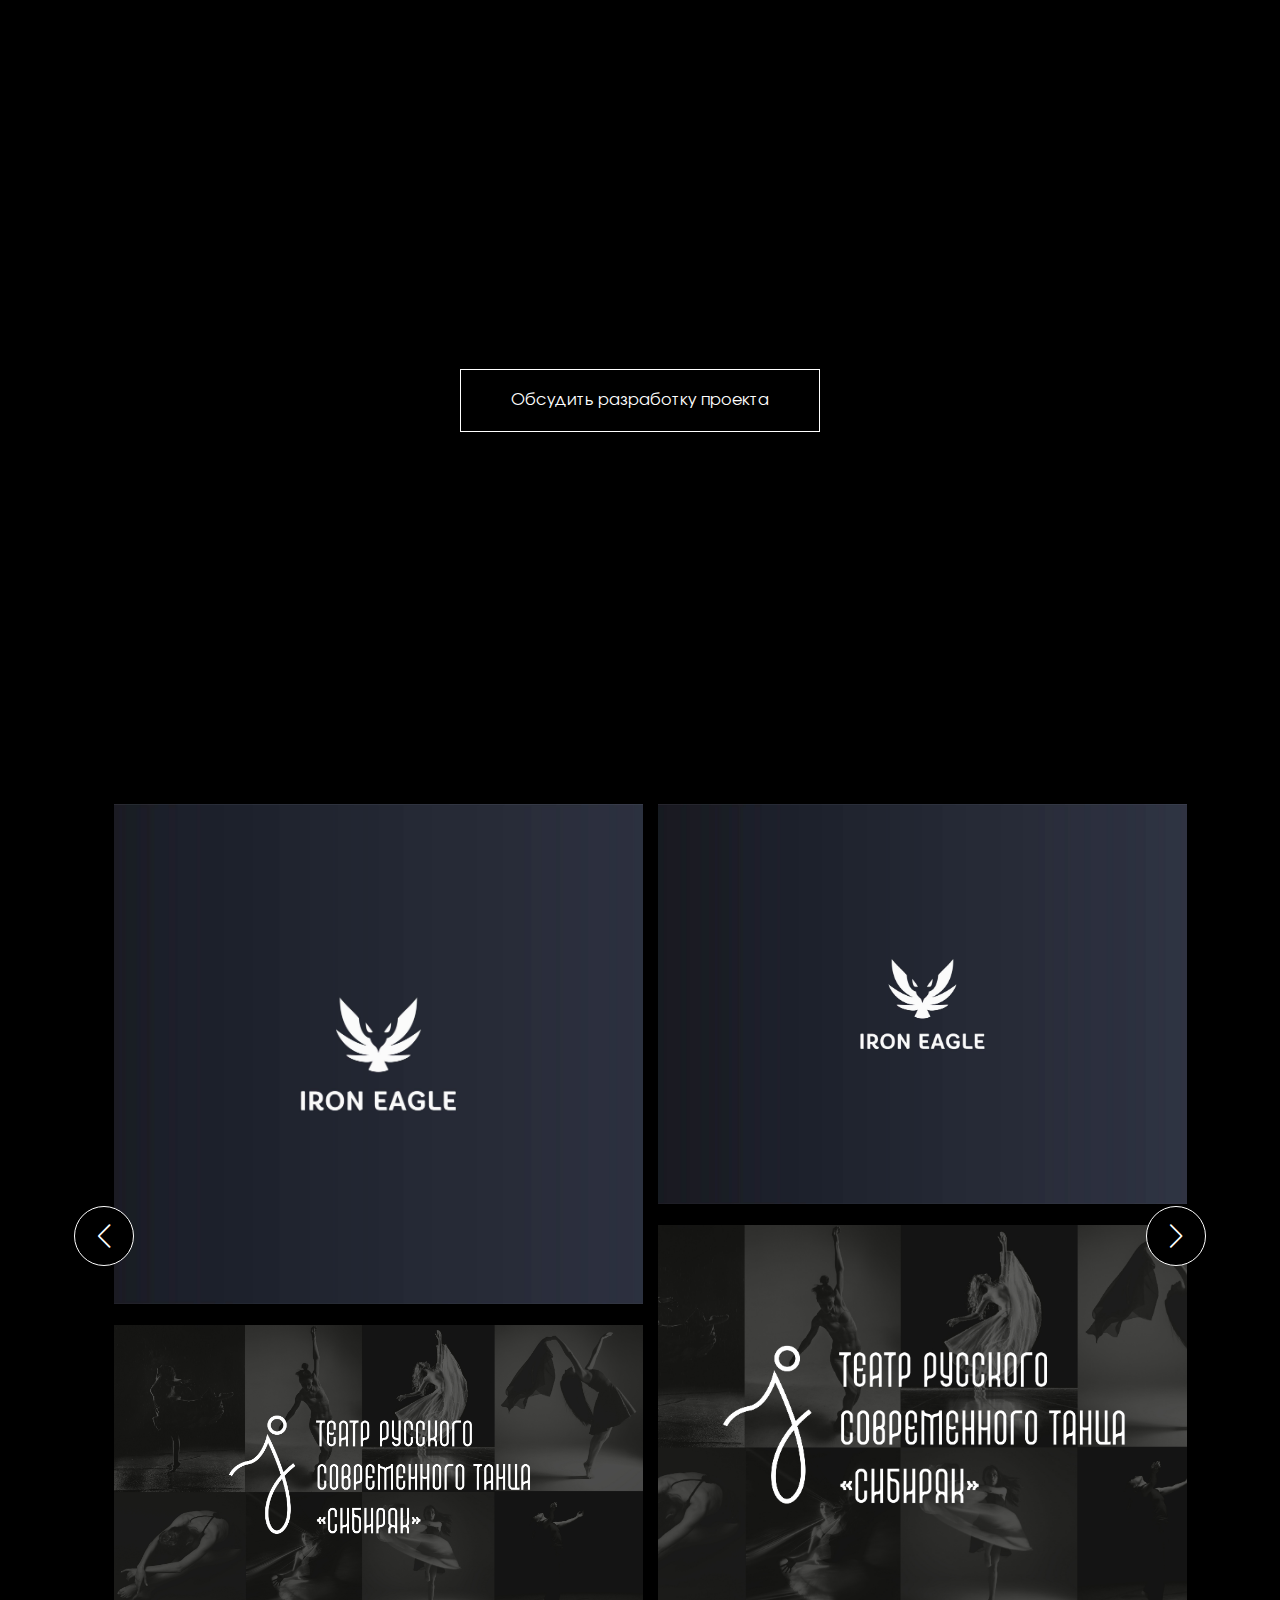
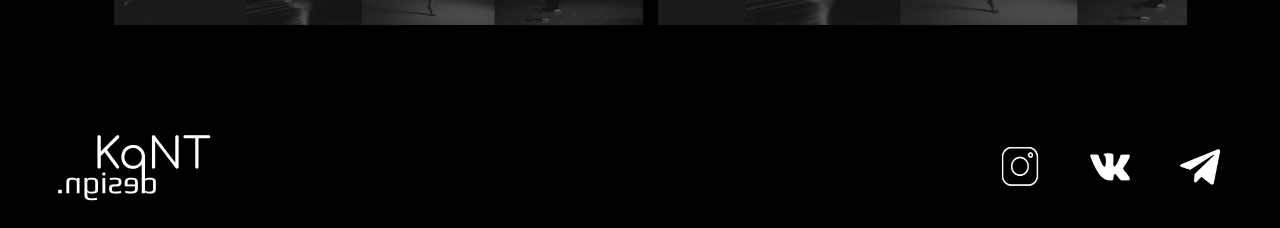
<file: project.html>
<!doctype html><html xml:lang="ru" lang="ru" class=""><head><meta http-equiv="X-UA-Compatible" content="IE=edge"><meta name="viewport" content="user-scalable=no,initial-scale=1,maximum-scale=1,width=device-width"><meta name="HandheldFriendly" content="true"><meta name="MobileOptimized" content="width"><meta name="apple-mobile-web-app-capable" content="yes"><title>Kant-Design</title><meta http-equiv="Content-Type" content="text/html; charset=UTF-8"/><meta name="robots" content="index, follow"/><meta property="og:url" content="https://site"><meta property="og:title" content=""><meta property="og:description" content=""><meta property="og:type" content="website"><link rel="canonical" href="https://site"><meta name="keywords" content=""/><meta name="description" content=""/><link rel="icon" href="images/logo.png" type="image/png"><link rel="stylesheet" href="https://cdn.jsdelivr.net/npm/swiper@11/swiper-bundle.min.css"/><script defer="defer" src="project.ea2fdb009a3a81a74515.js"></script><link href="project/project.css" rel="stylesheet"></head><body><header><a href="./index.html"><img src="images/logo.png" alt="logo"></a><nav><ul><a href="./about.html"><li>О нас</li></a><a href="./developer.html"><li>Этапы разработки</li></a><a href="./contact.html"><li>Контакты</li></a></ul><div class="contact-link"><a href="mailto:Sales@kantdesign.ru"><img src="images/email.png" alt="email"><p>Sales@kantdesign.ru</p></a><a href="tel:+79114933303"><img src="images/phone.png" alt="phone"><p>+7(911)493-33-03</p></a><a href="https://t.me/kant_design"><img src="images/telegram.png" alt="telegram"><p>@kant_design</p></a></div></nav><a href="./feedback.html"><button>Консультация</button></a><div class="menuBtn"><span></span> <span></span> <span></span></div></header><main id="up"><img class="animation" src="images/Слайд 1.jpg" alt="work"> <img class="animation" src="images/Слайд 2.jpg" alt="work"> <img class="animation" src="images/Слайд 3.jpg" alt="work"> <img class="animation" src="images/Слайд 4.jpg" alt="work"> <img class="animation" src="images/Слайд 5.jpg" alt="work"> <img class="animation" src="images/Слайд 6.jpg" alt="work"> <img class="animation" src="images/Слайд 7.jpg" alt="work"><div class="button-link"><a href="#"><button>Обсудить разработку проекта</button></a></div><h1 class="animation">Другие проекты</h1><div class="button-show__swiper"><p class="animation button active" data-id="1">Логотипы</p><p class="animation button" data-id="2">Брендбуки</p><p class="animation button" data-id="3">Упаковка</p><p class="animation button" data-id="4">Дизайн сайтов</p><p class="animation button" data-id="5">Рекламная графика</p></div><div class="swipe-project"><p class="animation button none active" data-id="1">Логотипы</p><div class="swiper activeShow" data-num="1"><div class="swiper-wrapper"><div class="swiper-slide"><div class="slide-img animation-slide" data-set="1"><div class="img1"><a href="./project.html"><img data-set="1" class="one-img" src="images/Обложка2.jpg"></a><a href="./project2.html"><img data-set="1" class="two-img" src="images/Обложка2.jpg"></a></div><div class="img2"><a href="./project.html"><img data-set="1" class="three-img" src="images/Обложка.jpg"></a><a href="./project.html"><img data-set="1" class="four-img" src="images/Обложка.jpg"></a></div></div></div><div class="swiper-slide"><div class="slide-img"><div class="img1"><a href="./project.html"><img data-set="1" class="one-img" src="images/Обложка.jpg"></a><a href="./project2.html"><img data-set="1" class="two-img" src="images/Обложка2.jpg"></a></div><div class="img2"><a href="./project.html"><img data-set="1" class="three-img" src="images/Обложка.jpg"></a><a href="./project.html"><img data-set="1" class="four-img" src="images/Обложка.jpg"></a></div></div></div></div><div class="swiper-button-next"></div><div class="swiper-button-prev"></div><div class="swiper-pagination"></div></div></div><div class="swipe-project"><p class="animation button none" data-id="2">Брендбуки</p><div class="swiper" data-num="2"><div class="swiper-wrapper"><div class="swiper-slide"><div class="slide-img animation-slide" data-set="2"><div class="img1"><a href="./project.html"><img data-set="1" class="one-img" src="images/Обложка.jpg"></a><a href="./project2.html"><img data-set="1" class="two-img" src="images/Обложка2.jpg"></a></div><div class="img2"><a href="./project.html"><img data-set="1" class="three-img" src="images/Обложка.jpg"></a><a href="./project.html"><img data-set="1" class="four-img" src="images/Обложка.jpg"></a></div></div></div><div class="swiper-slide"><div class="slide-img"><div class="img1"><a href="./project.html"><img data-set="1" class="one-img" src="images/Обложка.jpg"></a><a href="./project2.html"><img data-set="1" class="two-img" src="images/Обложка2.jpg"></a></div><div class="img2"><a href="./project.html"><img data-set="1" class="three-img" src="images/Обложка.jpg"></a><a href="./project.html"><img data-set="1" class="four-img" src="images/Обложка.jpg"></a></div></div></div></div><div class="swiper-button-next"></div><div class="swiper-button-prev"></div><div class="swiper-pagination"></div></div></div><div class="swipe-project"><p class="animation button none" data-id="3">Упаковка</p><div class="swiper" data-num="3"><div class="swiper-wrapper"><div class="swiper-slide"><div class="slide-img animation-slide" data-set="3"><div class="img1"><a href="./project.html"><img data-set="1" class="one-img" src="images/Обложка.jpg"></a><a href="./project2.html"><img data-set="1" class="two-img" src="images/Обложка2.jpg"></a></div><div class="img2"><a href="./project.html"><img data-set="1" class="three-img" src="images/Обложка.jpg"></a><a href="./project.html"><img data-set="1" class="four-img" src="images/Обложка.jpg"></a></div></div></div><div class="swiper-slide"><div class="slide-img"><div class="img1"><a href="./project.html"><img data-set="1" class="one-img" src="images/Обложка.jpg"></a><a href="./project2.html"><img data-set="1" class="two-img" src="images/Обложка2.jpg"></a></div><div class="img2"><a href="./project.html"><img data-set="1" class="three-img" src="images/Обложка.jpg"></a><a href="./project.html"><img data-set="1" class="four-img" src="images/Обложка.jpg"></a></div></div></div></div><div class="swiper-button-next"></div><div class="swiper-button-prev"></div><div class="swiper-pagination"></div></div></div><div class="swipe-project"><p class="animation button none" data-id="4">Дизайн сайтов</p><div class="swiper" data-num="4"><div class="swiper-wrapper"><div class="swiper-slide"><div class="slide-img animation-slide" data-set="4"><div class="img1"><a href="./project.html"><img class="one-img" src="images/Обложка.jpg"></a><a href="./project2.html"><img class="two-img" src="images/Обложка2.jpg"></a></div><div class="img2"><a href="./project.html"><img class="three-img" src="images/Обложка.jpg"></a><a href="./project.html"><img class="four-img" src="images/Обложка.jpg"></a></div></div></div><div class="swiper-slide"><div class="slide-img"><div class="img1"><a href="./project.html"><img data-set="1" class="one-img" src="images/Обложка.jpg"></a><a href="./project2.html"><img data-set="1" class="two-img" src="images/Обложка2.jpg"></a></div><div class="img2"><a href="./project.html"><img data-set="1" class="three-img" src="images/Обложка.jpg"></a><a href="./project.html"><img data-set="1" class="four-img" src="images/Обложка.jpg"></a></div></div></div></div><div class="swiper-button-next"></div><div class="swiper-button-prev"></div><div class="swiper-pagination"></div></div></div><div class="swipe-project"><p class="animation button none" data-id="5">Рекламная графика</p><div class="swiper" data-num="5"><div class="swiper-wrapper"><div class="swiper-slide"><div class="slide-img animation-slide" data-set="5"><div class="img1"><a href="./project.html"><img data-set="1" class="one-img" src="images/Обложка.jpg"></a><a href="./project2.html"><img data-set="1" class="two-img" src="images/Обложка2.jpg"></a></div><div class="img2"><a href="./project.html"><img data-set="1" class="three-img" src="images/Обложка.jpg"></a><a href="./project.html"><img data-set="1" class="four-img" src="images/Обложка.jpg"></a></div></div></div><div class="swiper-slide"><div class="slide-img"><div class="img1"><a href="./project.html"><img data-set="1" class="one-img" src="images/Обложка.jpg"></a><a href="./project2.html"><img data-set="1" class="two-img" src="images/Обложка2.jpg"></a></div><div class="img2"><a href="./project.html"><img data-set="1" class="three-img" src="images/Обложка.jpg"></a><a href="./project.html"><img data-set="1" class="four-img" src="images/Обложка.jpg"></a></div></div></div></div><div class="swiper-button-next"></div><div class="swiper-button-prev"></div><div class="swiper-pagination"></div></div></div></main><footer><a href="#up"><img src="images/logo.png" alt="logo"></a><nav><a href=""><img src="images/instagram.png" alt="instagram"></a><a href=""><img src="images/vk.png" alt="Vk"></a><a href=""><img src="images/telegram.png" alt="telegram"></a></nav></footer><script src="https://cdn.jsdelivr.net/npm/swiper@11/swiper-bundle.min.js"></script><script>const swiper1=new Swiper(".swiper",{direction:"horizontal",loop:!0,slidesPerView:1,spaceBetween:80,navigation:{nextEl:".swiper-button-next",prevEl:".swiper-button-prev"}})</script></body></html>
</file>
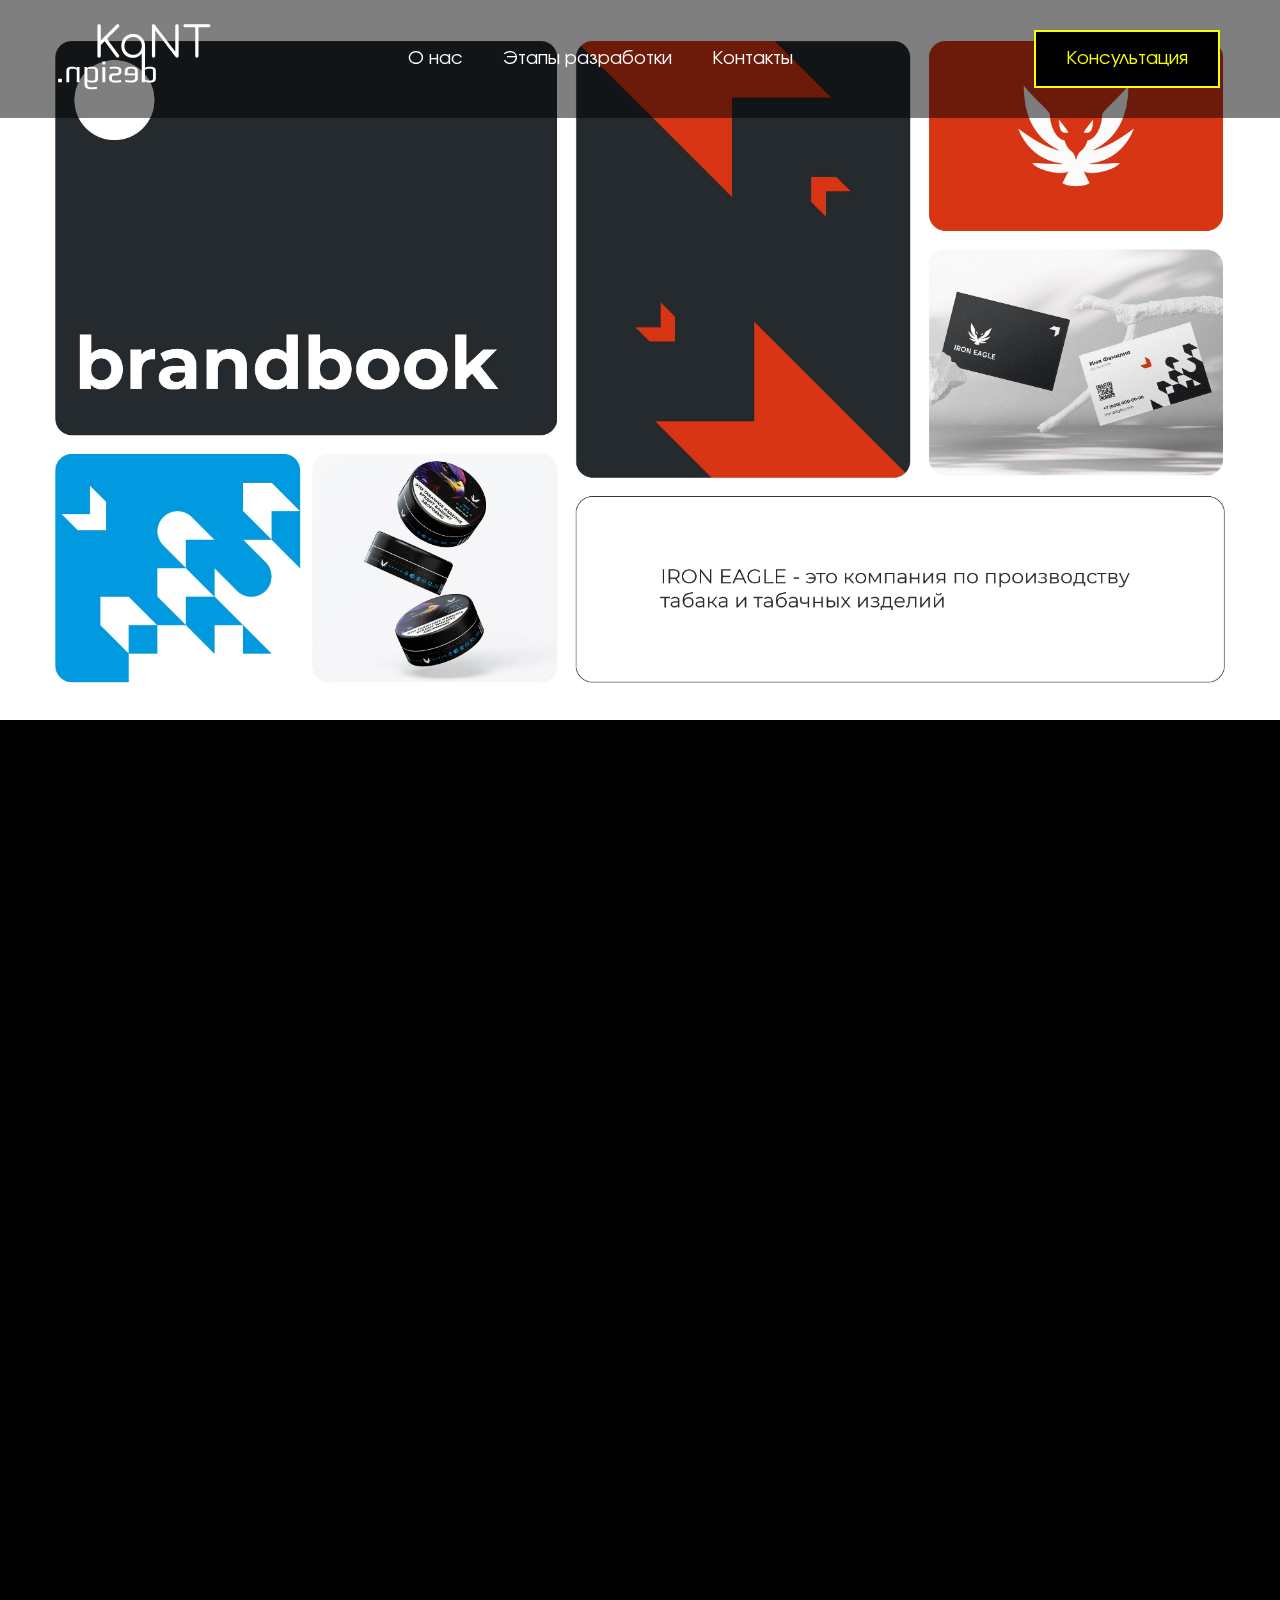
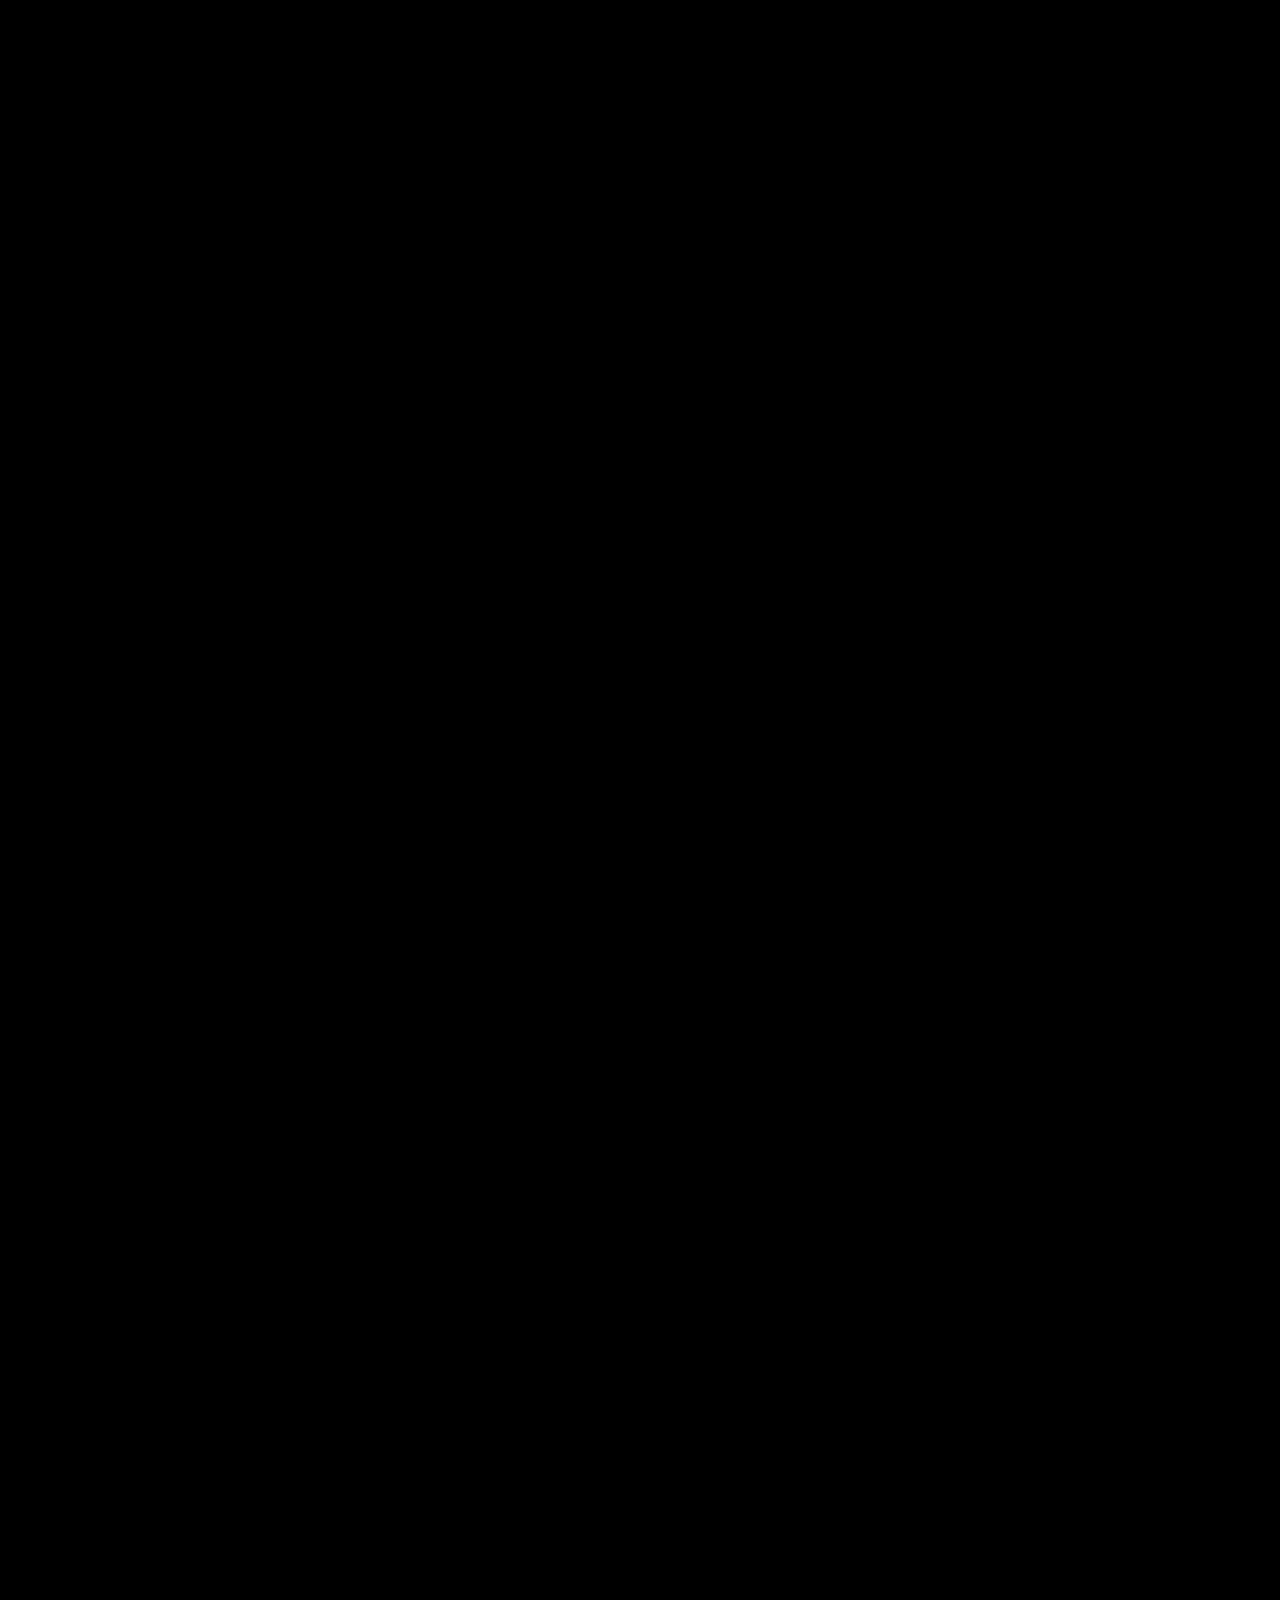
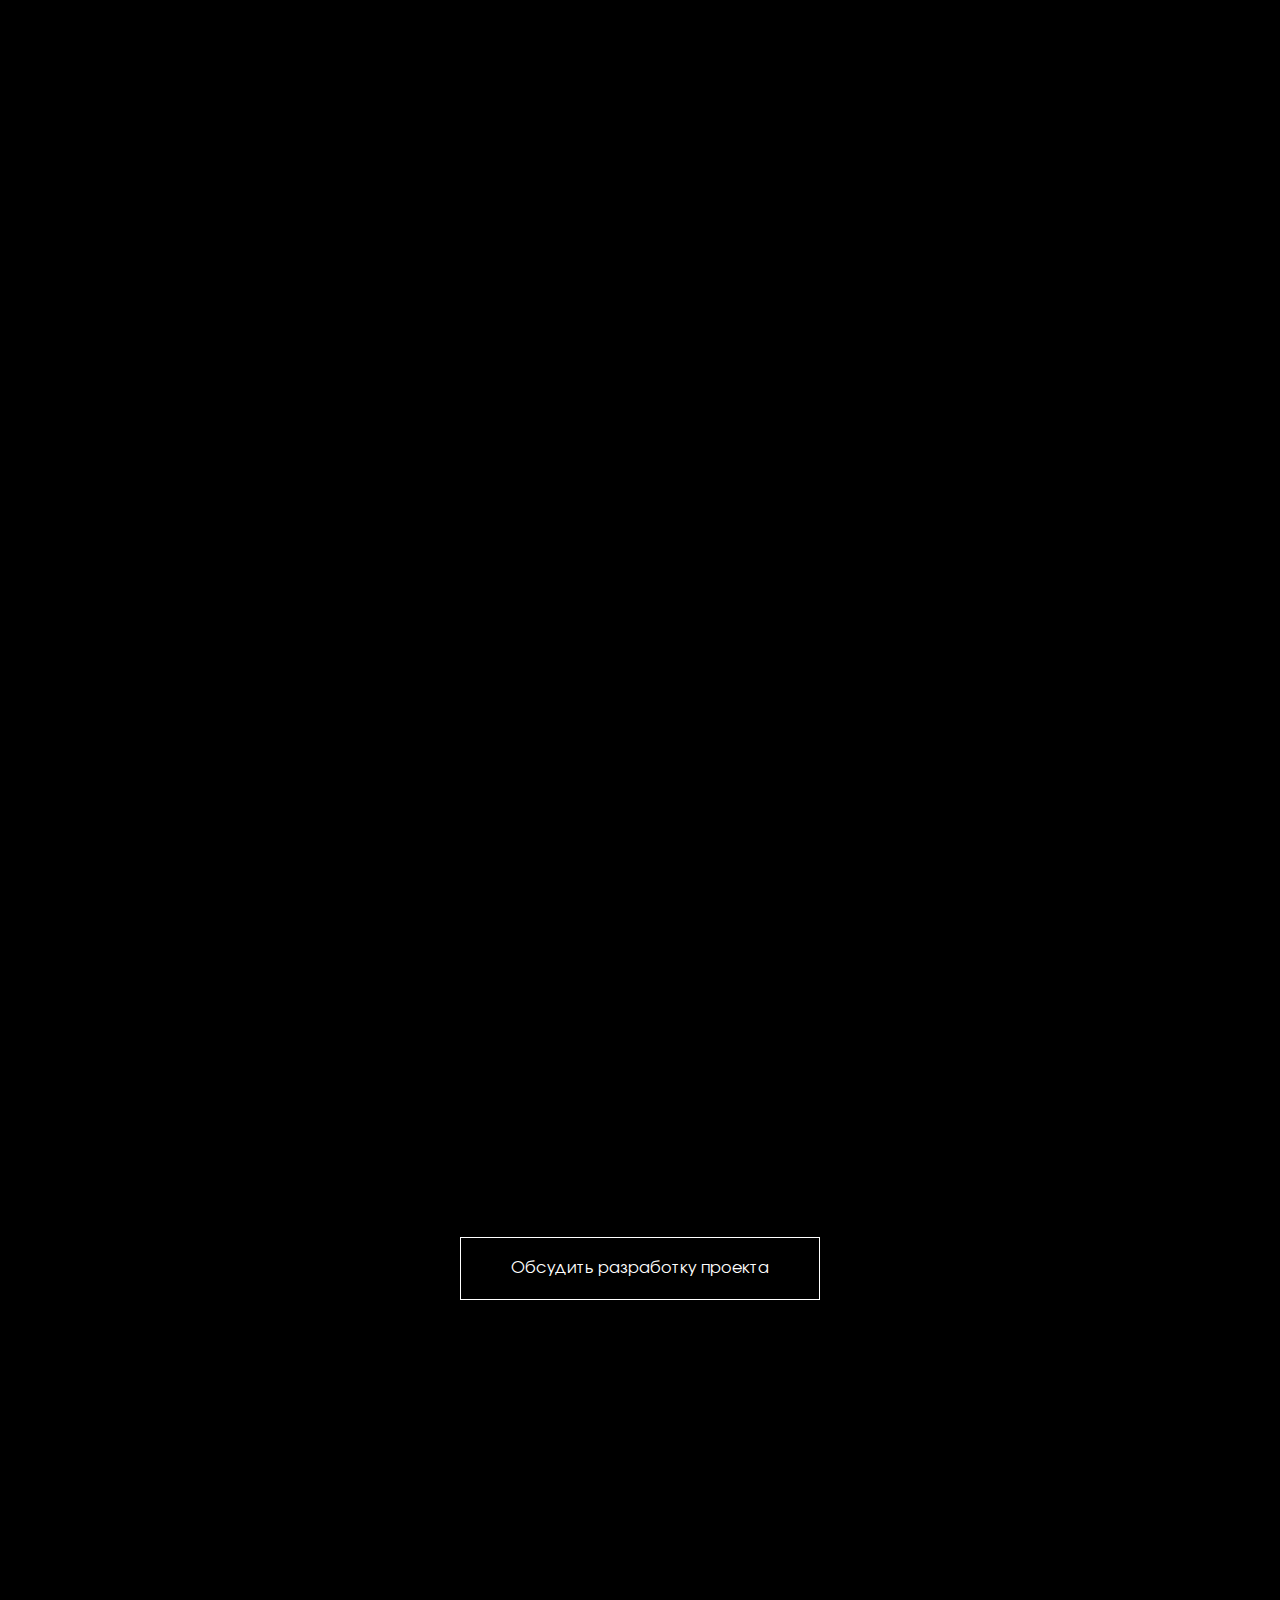
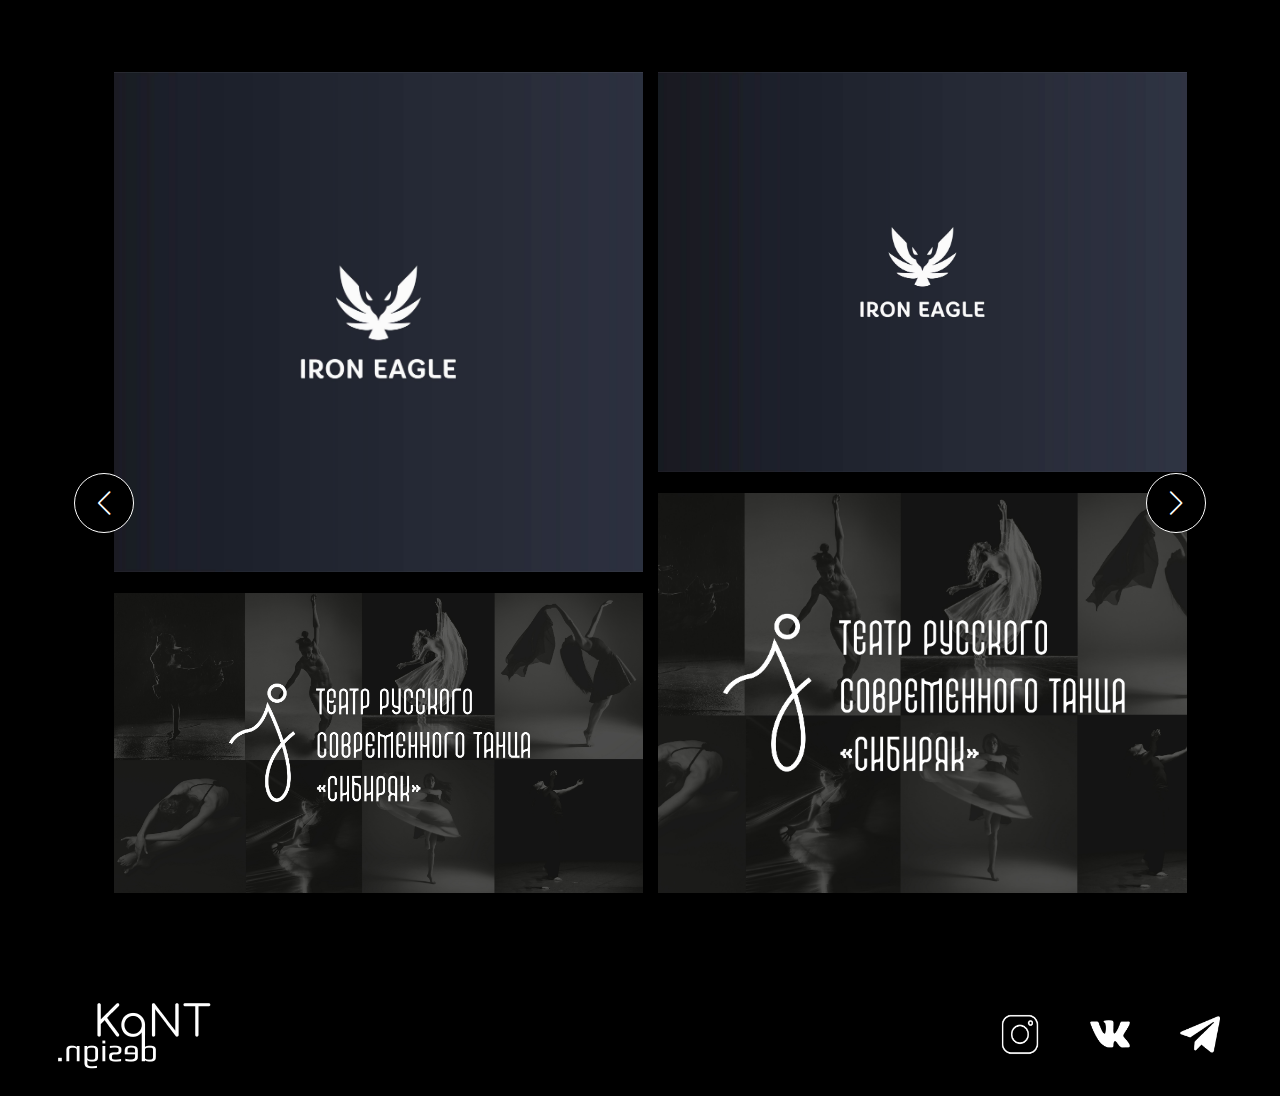
<file: project2.html>
<!doctype html><html xml:lang="ru" lang="ru" class=""><head><meta http-equiv="X-UA-Compatible" content="IE=edge"><meta name="viewport" content="user-scalable=no,initial-scale=1,maximum-scale=1,width=device-width"><meta name="HandheldFriendly" content="true"><meta name="MobileOptimized" content="width"><meta name="apple-mobile-web-app-capable" content="yes"><title>Kant-Design</title><meta http-equiv="Content-Type" content="text/html; charset=UTF-8"/><meta name="robots" content="index, follow"/><meta property="og:url" content="https://site"><meta property="og:title" content=""><meta property="og:description" content=""><meta property="og:type" content="website"><link rel="canonical" href="https://site"><meta name="keywords" content=""/><meta name="description" content=""/><link rel="icon" href="images/logo.png" type="image/png"><link rel="stylesheet" href="https://cdn.jsdelivr.net/npm/swiper@11/swiper-bundle.min.css"/><script defer="defer" src="project.ea2fdb009a3a81a74515.js"></script><link href="project/project.css" rel="stylesheet"></head><body><header><a href="./index.html"><img src="images/logo.png" alt="logo"></a><nav><ul><a href="./about.html"><li>О нас</li></a><a href="./developer.html"><li>Этапы разработки</li></a><a href="./contact.html"><li>Контакты</li></a></ul><div class="contact-link"><a href="mailto:Sales@kantdesign.ru"><img src="images/email.png" alt="email"><p>Sales@kantdesign.ru</p></a><a href="tel:+79114933303"><img src="images/phone.png" alt="phone"><p>+7(911)493-33-03</p></a><a href="https://t.me/kant_design"><img src="images/telegram.png" alt="telegram"><p>@kant_design</p></a></div></nav><a href="./feedback.html"><button>Консультация</button></a><div class="menuBtn"><span></span> <span></span> <span></span></div></header><main id="up"><img class="animation" src="images/1.jpg" alt="work"> <img class="animation" src="images/2.jpg" alt="work"> <img class="animation" src="images/3.jpg" alt="work"> <img class="animation" src="images/4.jpg" alt="work"> <img class="animation" src="images/5.jpg" alt="work"> <img class="animation" src="images/6.jpg" alt="work"><div class="button-link"><a href="#"><button>Обсудить разработку проекта</button></a></div><h1 class="animation">Другие проекты</h1><div class="button-show__swiper"><p class="animation button active" data-id="1">Логотипы</p><p class="animation button" data-id="2">Брендбуки</p><p class="animation button" data-id="3">Упаковка</p><p class="animation button" data-id="4">Дизайн сайтов</p><p class="animation button" data-id="5">Рекламная графика</p></div><div class="swipe-project"><p class="animation button none active" data-id="1">Логотипы</p><div class="swiper activeShow" data-num="1"><div class="swiper-wrapper"><div class="swiper-slide"><div class="slide-img animation-slide" data-set="1"><div class="img1"><a href="./project.html"><img data-set="1" class="one-img" src="images/Обложка2.jpg"></a><a href="./project2.html"><img data-set="1" class="two-img" src="images/Обложка2.jpg"></a></div><div class="img2"><a href="./project.html"><img data-set="1" class="three-img" src="images/Обложка.jpg"></a><a href="./project.html"><img data-set="1" class="four-img" src="images/Обложка.jpg"></a></div></div></div><div class="swiper-slide"><div class="slide-img"><div class="img1"><a href="./project.html"><img data-set="1" class="one-img" src="images/Обложка.jpg"></a><a href="./project2.html"><img data-set="1" class="two-img" src="images/Обложка2.jpg"></a></div><div class="img2"><a href="./project.html"><img data-set="1" class="three-img" src="images/Обложка.jpg"></a><a href="./project.html"><img data-set="1" class="four-img" src="images/Обложка.jpg"></a></div></div></div></div><div class="swiper-button-next"></div><div class="swiper-button-prev"></div><div class="swiper-pagination"></div></div></div><div class="swipe-project"><p class="animation button none" data-id="2">Брендбуки</p><div class="swiper" data-num="2"><div class="swiper-wrapper"><div class="swiper-slide"><div class="slide-img animation-slide" data-set="2"><div class="img1"><a href="./project.html"><img data-set="1" class="one-img" src="images/Обложка.jpg"></a><a href="./project2.html"><img data-set="1" class="two-img" src="images/Обложка2.jpg"></a></div><div class="img2"><a href="./project.html"><img data-set="1" class="three-img" src="images/Обложка.jpg"></a><a href="./project.html"><img data-set="1" class="four-img" src="images/Обложка.jpg"></a></div></div></div><div class="swiper-slide"><div class="slide-img"><div class="img1"><a href="./project.html"><img data-set="1" class="one-img" src="images/Обложка.jpg"></a><a href="./project2.html"><img data-set="1" class="two-img" src="images/Обложка2.jpg"></a></div><div class="img2"><a href="./project.html"><img data-set="1" class="three-img" src="images/Обложка.jpg"></a><a href="./project.html"><img data-set="1" class="four-img" src="images/Обложка.jpg"></a></div></div></div></div><div class="swiper-button-next"></div><div class="swiper-button-prev"></div><div class="swiper-pagination"></div></div></div><div class="swipe-project"><p class="animation button none" data-id="3">Упаковка</p><div class="swiper" data-num="3"><div class="swiper-wrapper"><div class="swiper-slide"><div class="slide-img animation-slide" data-set="3"><div class="img1"><a href="./project.html"><img data-set="1" class="one-img" src="images/Обложка.jpg"></a><a href="./project2.html"><img data-set="1" class="two-img" src="images/Обложка2.jpg"></a></div><div class="img2"><a href="./project.html"><img data-set="1" class="three-img" src="images/Обложка.jpg"></a><a href="./project.html"><img data-set="1" class="four-img" src="images/Обложка.jpg"></a></div></div></div><div class="swiper-slide"><div class="slide-img"><div class="img1"><a href="./project.html"><img data-set="1" class="one-img" src="images/Обложка.jpg"></a><a href="./project2.html"><img data-set="1" class="two-img" src="images/Обложка2.jpg"></a></div><div class="img2"><a href="./project.html"><img data-set="1" class="three-img" src="images/Обложка.jpg"></a><a href="./project.html"><img data-set="1" class="four-img" src="images/Обложка.jpg"></a></div></div></div></div><div class="swiper-button-next"></div><div class="swiper-button-prev"></div><div class="swiper-pagination"></div></div></div><div class="swipe-project"><p class="animation button none" data-id="4">Дизайн сайтов</p><div class="swiper" data-num="4"><div class="swiper-wrapper"><div class="swiper-slide"><div class="slide-img animation-slide" data-set="4"><div class="img1"><a href="./project.html"><img class="one-img" src="images/Обложка.jpg"></a><a href="./project2.html"><img class="two-img" src="images/Обложка2.jpg"></a></div><div class="img2"><a href="./project.html"><img class="three-img" src="images/Обложка.jpg"></a><a href="./project.html"><img class="four-img" src="images/Обложка.jpg"></a></div></div></div><div class="swiper-slide"><div class="slide-img"><div class="img1"><a href="./project.html"><img data-set="1" class="one-img" src="images/Обложка.jpg"></a><a href="./project2.html"><img data-set="1" class="two-img" src="images/Обложка2.jpg"></a></div><div class="img2"><a href="./project.html"><img data-set="1" class="three-img" src="images/Обложка.jpg"></a><a href="./project.html"><img data-set="1" class="four-img" src="images/Обложка.jpg"></a></div></div></div></div><div class="swiper-button-next"></div><div class="swiper-button-prev"></div><div class="swiper-pagination"></div></div></div><div class="swipe-project"><p class="animation button none" data-id="5">Рекламная графика</p><div class="swiper" data-num="5"><div class="swiper-wrapper"><div class="swiper-slide"><div class="slide-img animation-slide" data-set="5"><div class="img1"><a href="./project.html"><img data-set="1" class="one-img" src="images/Обложка.jpg"></a><a href="./project2.html"><img data-set="1" class="two-img" src="images/Обложка2.jpg"></a></div><div class="img2"><a href="./project.html"><img data-set="1" class="three-img" src="images/Обложка.jpg"></a><a href="./project.html"><img data-set="1" class="four-img" src="images/Обложка.jpg"></a></div></div></div><div class="swiper-slide"><div class="slide-img"><div class="img1"><a href="./project.html"><img data-set="1" class="one-img" src="images/Обложка.jpg"></a><a href="./project2.html"><img data-set="1" class="two-img" src="images/Обложка2.jpg"></a></div><div class="img2"><a href="./project.html"><img data-set="1" class="three-img" src="images/Обложка.jpg"></a><a href="./project.html"><img data-set="1" class="four-img" src="images/Обложка.jpg"></a></div></div></div></div><div class="swiper-button-next"></div><div class="swiper-button-prev"></div><div class="swiper-pagination"></div></div></div></main><footer><a href="#up"><img src="images/logo.png" alt="logo"></a><nav><a href=""><img src="images/instagram.png" alt="instagram"></a><a href=""><img src="images/vk.png" alt="Vk"></a><a href=""><img src="images/telegram.png" alt="telegram"></a></nav></footer><script src="https://cdn.jsdelivr.net/npm/swiper@11/swiper-bundle.min.js"></script><script>const swiper1=new Swiper(".swiper",{direction:"horizontal",loop:!0,slidesPerView:1,spaceBetween:80,navigation:{nextEl:".swiper-button-next",prevEl:".swiper-button-prev"}})</script></body></html>
</file>
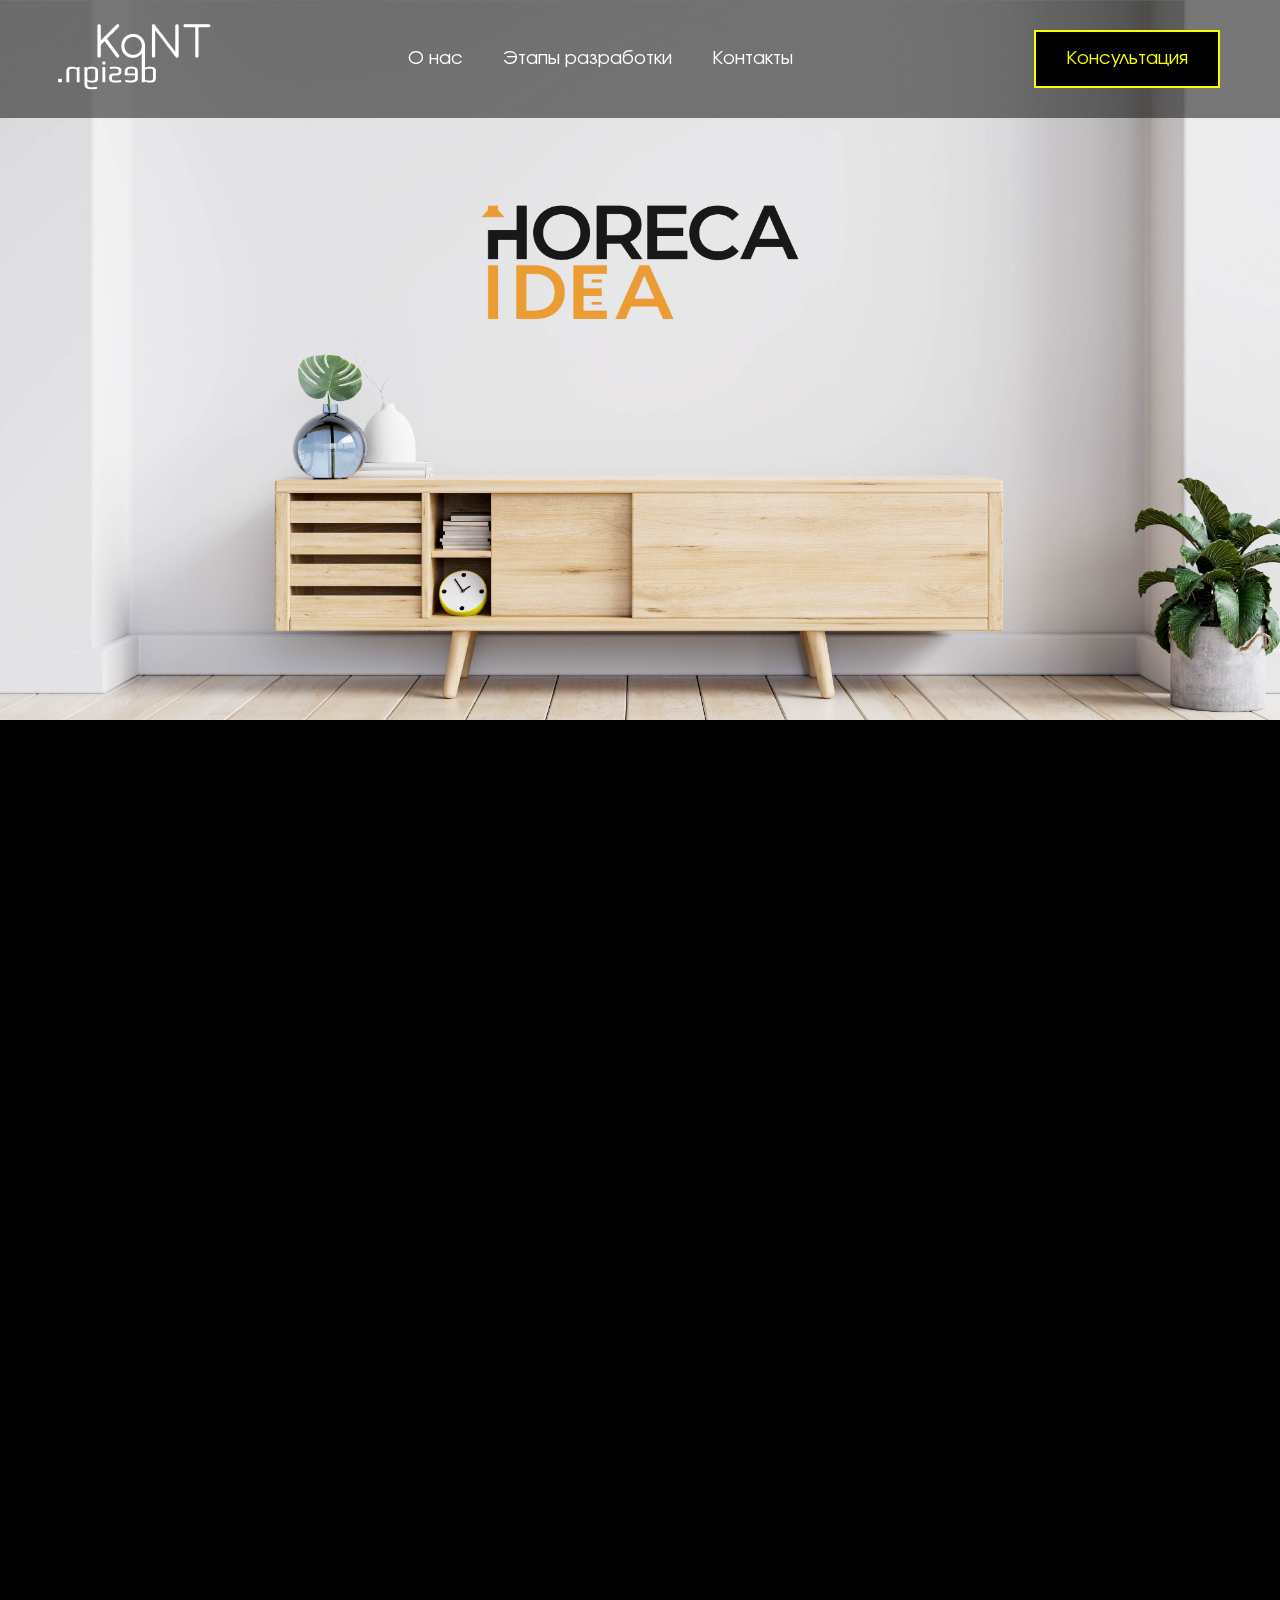
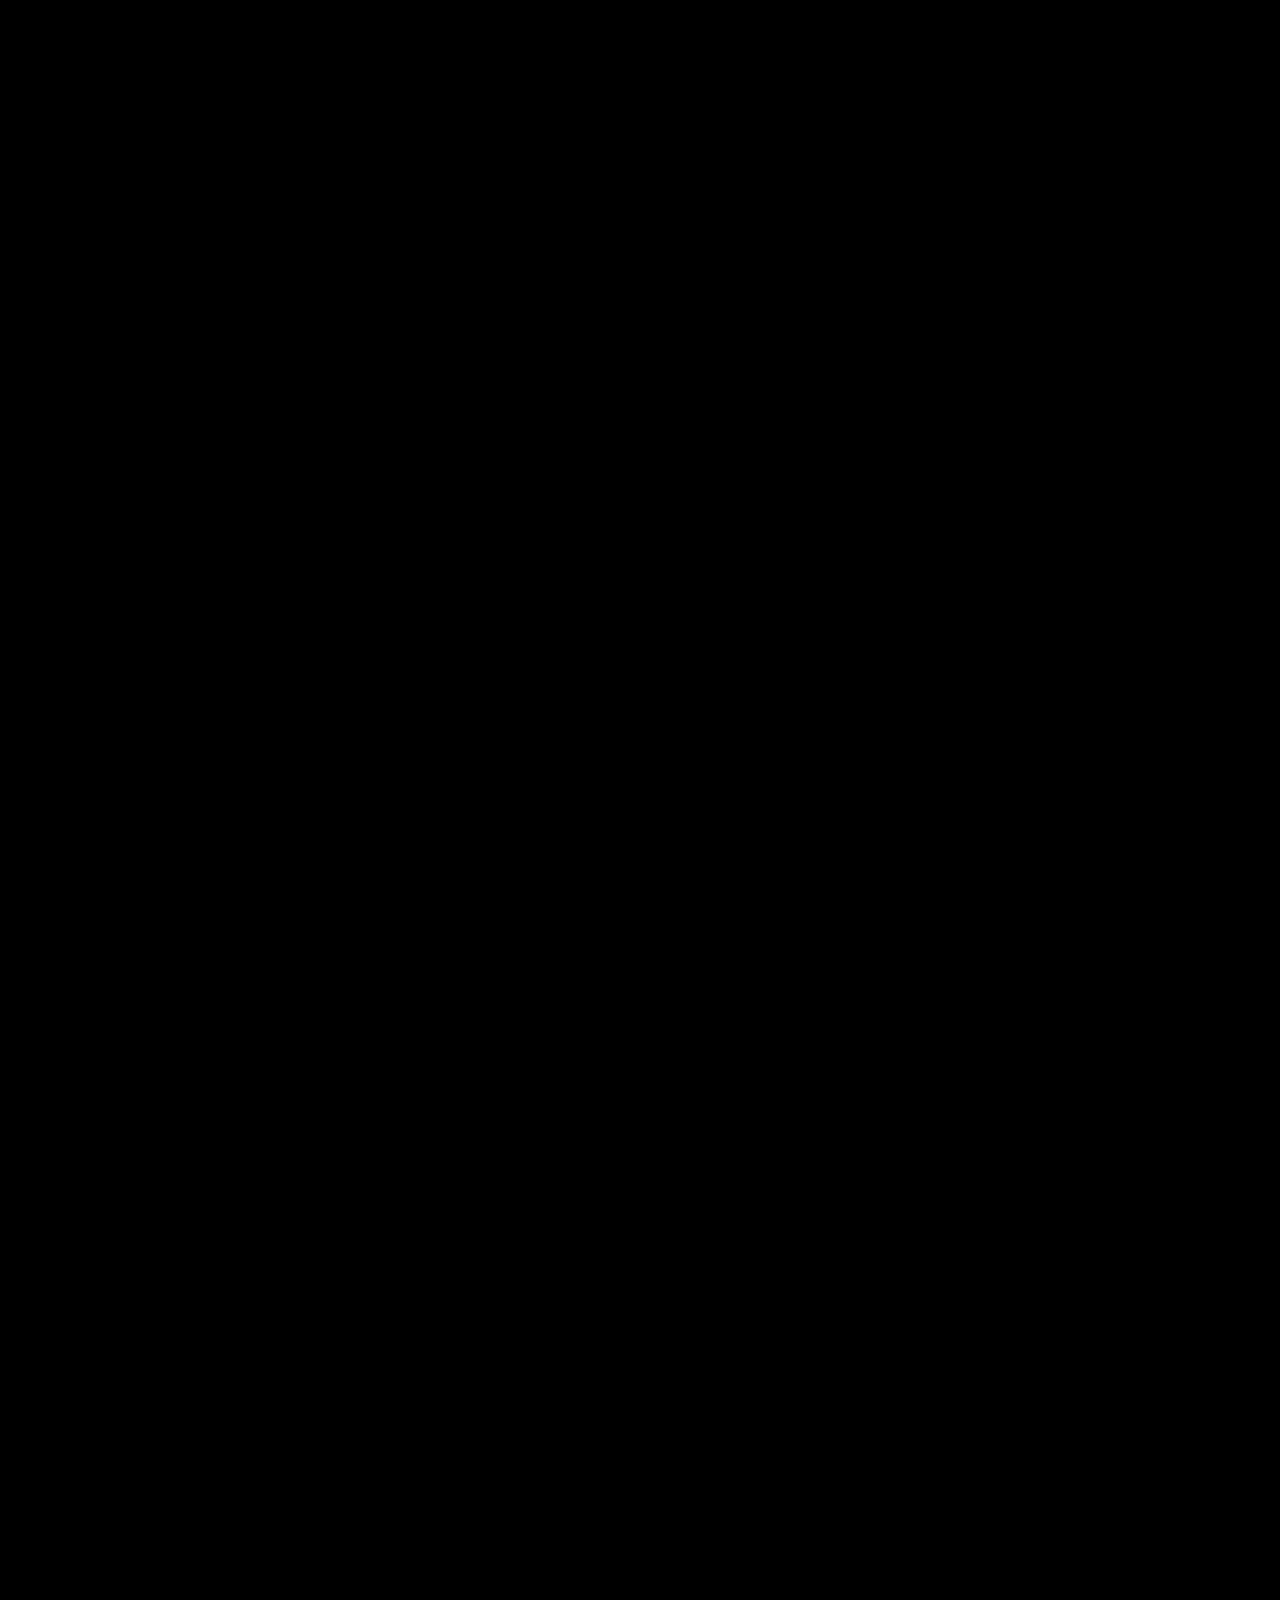
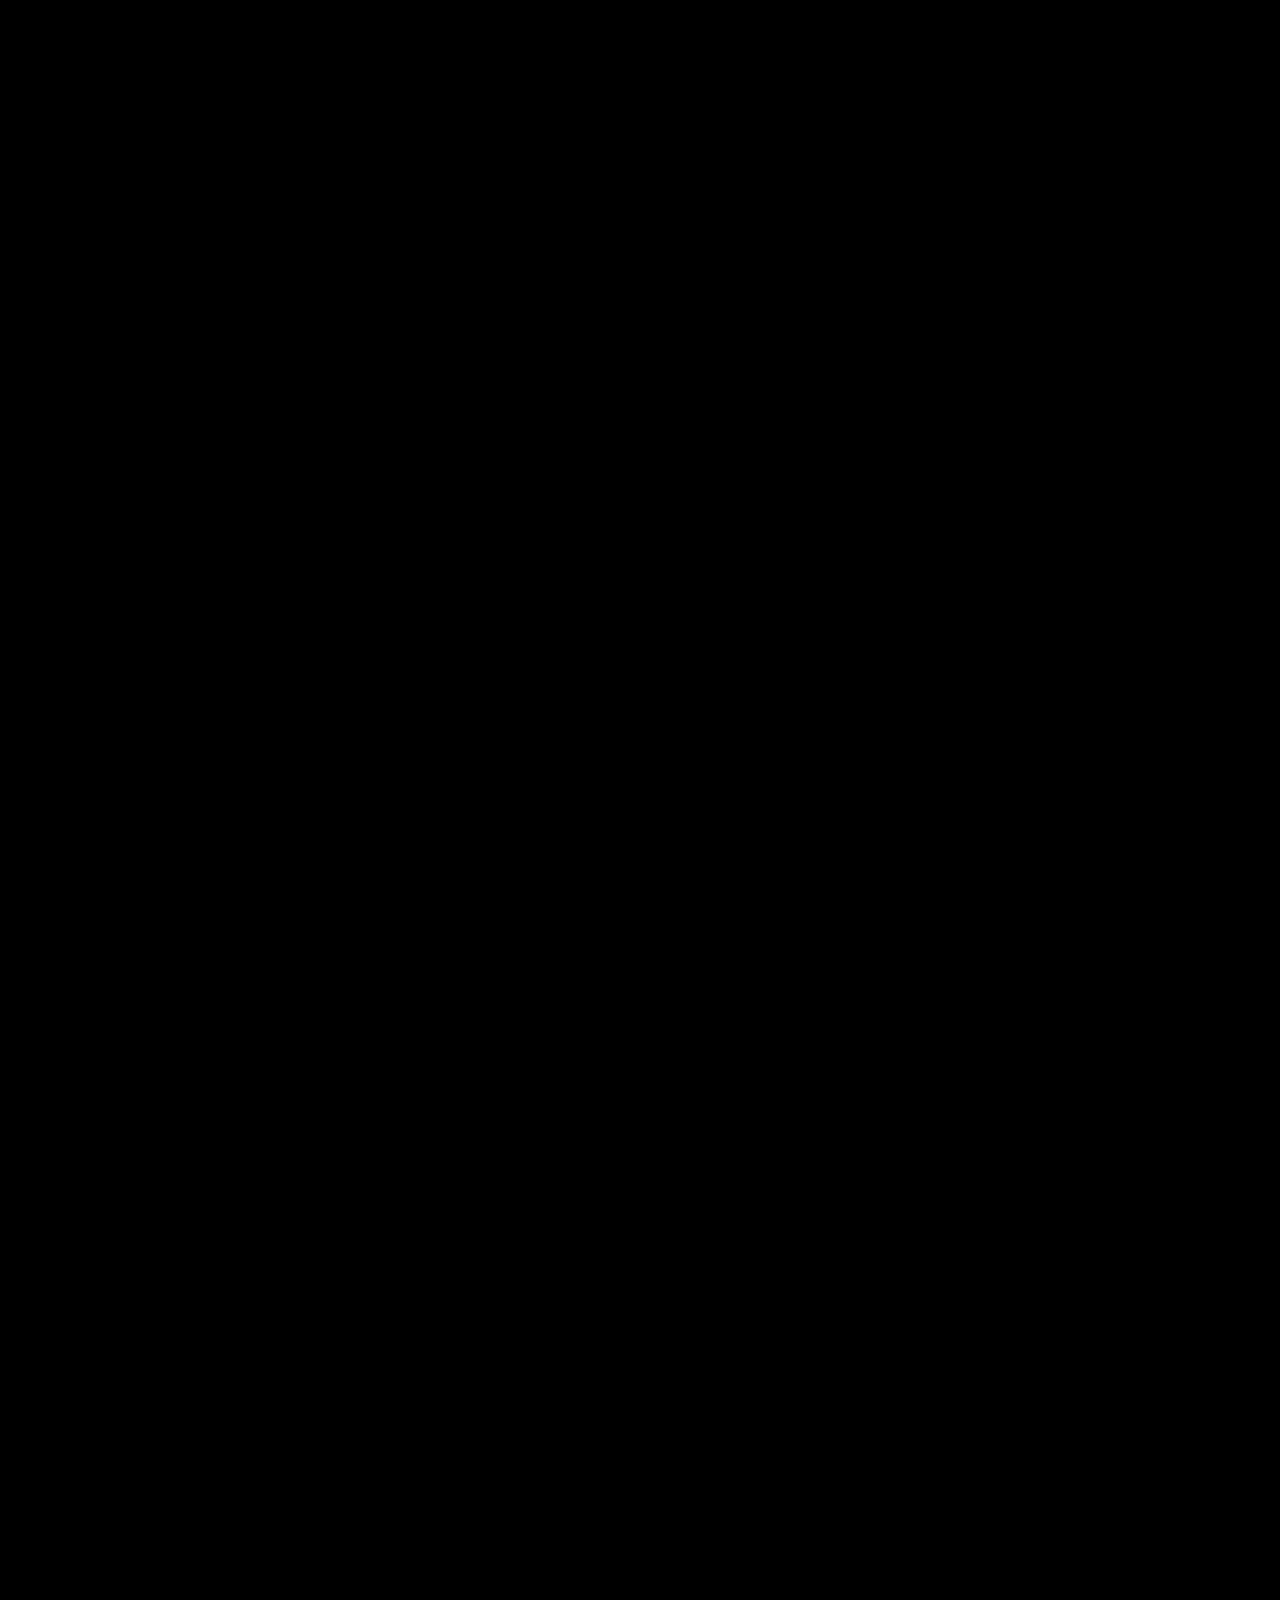
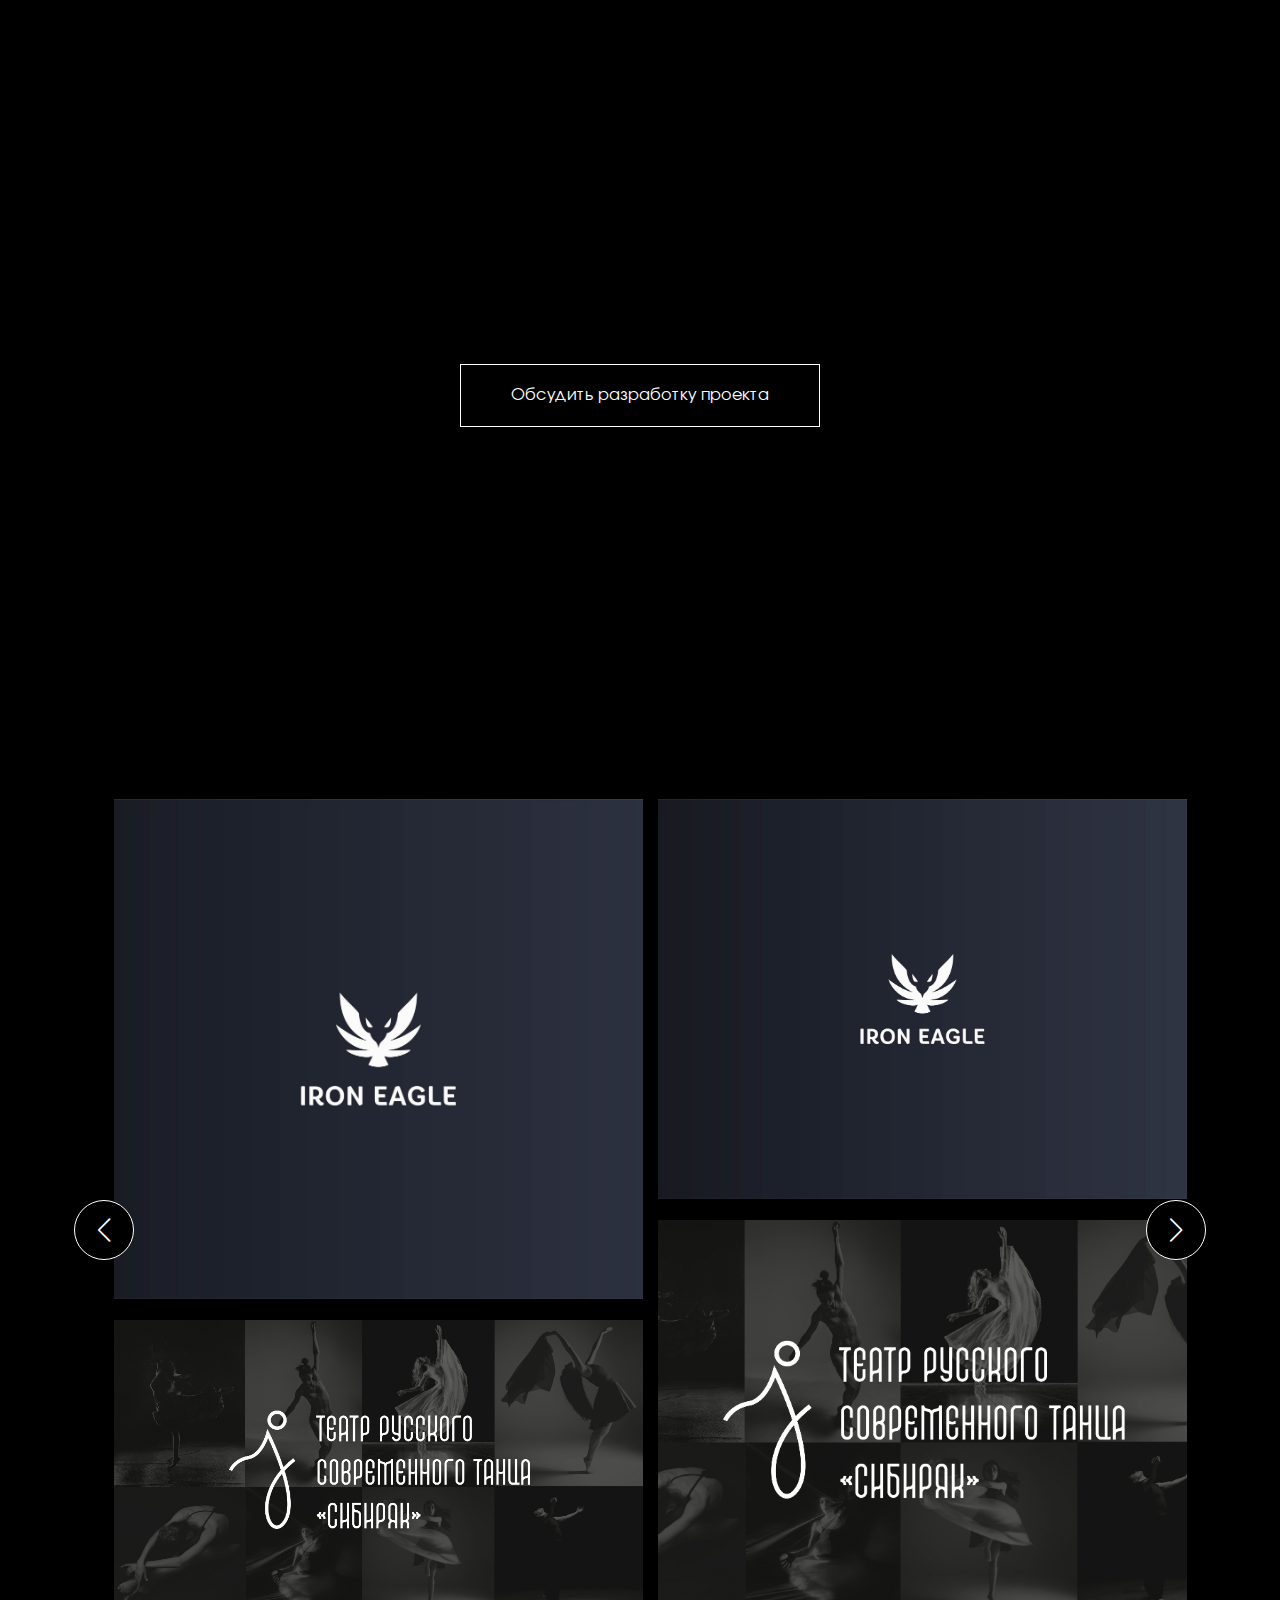
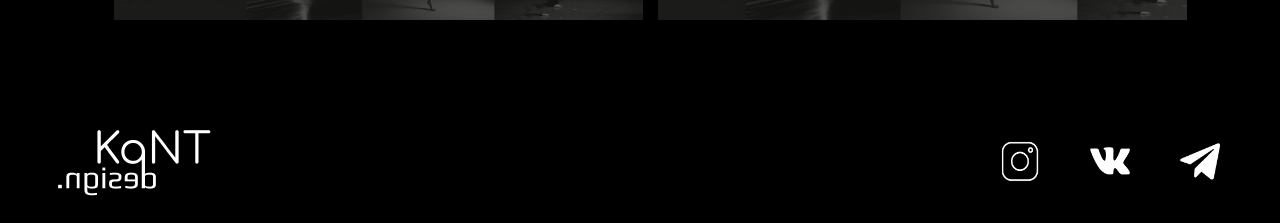
<file: project3.html>
<!doctype html><html xml:lang="ru" lang="ru" class=""><head><meta http-equiv="X-UA-Compatible" content="IE=edge"><meta name="viewport" content="user-scalable=no,initial-scale=1,maximum-scale=1,width=device-width"><meta name="HandheldFriendly" content="true"><meta name="MobileOptimized" content="width"><meta name="apple-mobile-web-app-capable" content="yes"><title>Kant-Design</title><meta http-equiv="Content-Type" content="text/html; charset=UTF-8"/><meta name="robots" content="index, follow"/><meta property="og:url" content="https://site"><meta property="og:title" content=""><meta property="og:description" content=""><meta property="og:type" content="website"><link rel="canonical" href="https://site"><meta name="keywords" content=""/><meta name="description" content=""/><link rel="icon" href="images/logo.png" type="image/png"><link rel="stylesheet" href="https://cdn.jsdelivr.net/npm/swiper@11/swiper-bundle.min.css"/><script defer="defer" src="project.ea2fdb009a3a81a74515.js"></script><link href="project/project.css" rel="stylesheet"></head><body><header><a href="./index.html"><img src="images/logo.png" alt="logo"></a><nav><ul><a href="./about.html"><li>О нас</li></a><a href="./developer.html"><li>Этапы разработки</li></a><a href="./contact.html"><li>Контакты</li></a></ul><div class="contact-link"><a href="mailto:Sales@kantdesign.ru"><img src="images/email.png" alt="email"><p>Sales@kantdesign.ru</p></a><a href="tel:+79114933303"><img src="images/phone.png" alt="phone"><p>+7(911)493-33-03</p></a><a href="https://t.me/kant_design"><img src="images/telegram.png" alt="telegram"><p>@kant_design</p></a></div></nav><a href="./feedback.html"><button>Консультация</button></a><div class="menuBtn"><span></span> <span></span> <span></span></div></header><main id="up"><img class="animation" src="images/11.jpg" alt="work"> <img class="animation" src="images/22.jpg" alt="work"> <img class="animation" src="images/33.jpg" alt="work"> <img class="animation" src="images/44.jpg" alt="work"> <img class="animation" src="images/55.jpg" alt="work"> <img class="animation" src="images/66.jpg" alt="work"> <img class="animation" src="images/77.jpg" alt="work"><div class="button-link"><a href="#"><button>Обсудить разработку проекта</button></a></div><h1 class="animation">Другие проекты</h1><div class="button-show__swiper"><p class="animation button active" data-id="1">Логотипы</p><p class="animation button" data-id="2">Брендбуки</p><p class="animation button" data-id="3">Упаковка</p><p class="animation button" data-id="4">Дизайн сайтов</p><p class="animation button" data-id="5">Рекламная графика</p></div><div class="swipe-project"><p class="animation button none active" data-id="1">Логотипы</p><div class="swiper activeShow" data-num="1"><div class="swiper-wrapper"><div class="swiper-slide"><div class="slide-img animation-slide" data-set="1"><div class="img1"><a href="./project.html"><img data-set="1" class="one-img" src="images/Обложка2.jpg"></a><a href="./project2.html"><img data-set="1" class="two-img" src="images/Обложка2.jpg"></a></div><div class="img2"><a href="./project.html"><img data-set="1" class="three-img" src="images/Обложка.jpg"></a><a href="./project.html"><img data-set="1" class="four-img" src="images/Обложка.jpg"></a></div></div></div><div class="swiper-slide"><div class="slide-img"><div class="img1"><a href="./project.html"><img data-set="1" class="one-img" src="images/Обложка.jpg"></a><a href="./project2.html"><img data-set="1" class="two-img" src="images/Обложка2.jpg"></a></div><div class="img2"><a href="./project.html"><img data-set="1" class="three-img" src="images/Обложка.jpg"></a><a href="./project.html"><img data-set="1" class="four-img" src="images/Обложка.jpg"></a></div></div></div></div><div class="swiper-button-next"></div><div class="swiper-button-prev"></div><div class="swiper-pagination"></div></div></div><div class="swipe-project"><p class="animation button none" data-id="2">Брендбуки</p><div class="swiper" data-num="2"><div class="swiper-wrapper"><div class="swiper-slide"><div class="slide-img animation-slide" data-set="2"><div class="img1"><a href="./project.html"><img data-set="1" class="one-img" src="images/Обложка.jpg"></a><a href="./project2.html"><img data-set="1" class="two-img" src="images/Обложка2.jpg"></a></div><div class="img2"><a href="./project.html"><img data-set="1" class="three-img" src="images/Обложка.jpg"></a><a href="./project.html"><img data-set="1" class="four-img" src="images/Обложка.jpg"></a></div></div></div><div class="swiper-slide"><div class="slide-img"><div class="img1"><a href="./project.html"><img data-set="1" class="one-img" src="images/Обложка.jpg"></a><a href="./project2.html"><img data-set="1" class="two-img" src="images/Обложка2.jpg"></a></div><div class="img2"><a href="./project.html"><img data-set="1" class="three-img" src="images/Обложка.jpg"></a><a href="./project.html"><img data-set="1" class="four-img" src="images/Обложка.jpg"></a></div></div></div></div><div class="swiper-button-next"></div><div class="swiper-button-prev"></div><div class="swiper-pagination"></div></div></div><div class="swipe-project"><p class="animation button none" data-id="3">Упаковка</p><div class="swiper" data-num="3"><div class="swiper-wrapper"><div class="swiper-slide"><div class="slide-img animation-slide" data-set="3"><div class="img1"><a href="./project.html"><img data-set="1" class="one-img" src="images/Обложка.jpg"></a><a href="./project2.html"><img data-set="1" class="two-img" src="images/Обложка2.jpg"></a></div><div class="img2"><a href="./project.html"><img data-set="1" class="three-img" src="images/Обложка.jpg"></a><a href="./project.html"><img data-set="1" class="four-img" src="images/Обложка.jpg"></a></div></div></div><div class="swiper-slide"><div class="slide-img"><div class="img1"><a href="./project.html"><img data-set="1" class="one-img" src="images/Обложка.jpg"></a><a href="./project2.html"><img data-set="1" class="two-img" src="images/Обложка2.jpg"></a></div><div class="img2"><a href="./project.html"><img data-set="1" class="three-img" src="images/Обложка.jpg"></a><a href="./project.html"><img data-set="1" class="four-img" src="images/Обложка.jpg"></a></div></div></div></div><div class="swiper-button-next"></div><div class="swiper-button-prev"></div><div class="swiper-pagination"></div></div></div><div class="swipe-project"><p class="animation button none" data-id="4">Дизайн сайтов</p><div class="swiper" data-num="4"><div class="swiper-wrapper"><div class="swiper-slide"><div class="slide-img animation-slide" data-set="4"><div class="img1"><a href="./project.html"><img class="one-img" src="images/Обложка.jpg"></a><a href="./project2.html"><img class="two-img" src="images/Обложка2.jpg"></a></div><div class="img2"><a href="./project.html"><img class="three-img" src="images/Обложка.jpg"></a><a href="./project.html"><img class="four-img" src="images/Обложка.jpg"></a></div></div></div><div class="swiper-slide"><div class="slide-img"><div class="img1"><a href="./project.html"><img data-set="1" class="one-img" src="images/Обложка.jpg"></a><a href="./project2.html"><img data-set="1" class="two-img" src="images/Обложка2.jpg"></a></div><div class="img2"><a href="./project.html"><img data-set="1" class="three-img" src="images/Обложка.jpg"></a><a href="./project.html"><img data-set="1" class="four-img" src="images/Обложка.jpg"></a></div></div></div></div><div class="swiper-button-next"></div><div class="swiper-button-prev"></div><div class="swiper-pagination"></div></div></div><div class="swipe-project"><p class="animation button none" data-id="5">Рекламная графика</p><div class="swiper" data-num="5"><div class="swiper-wrapper"><div class="swiper-slide"><div class="slide-img animation-slide" data-set="5"><div class="img1"><a href="./project.html"><img data-set="1" class="one-img" src="images/Обложка.jpg"></a><a href="./project2.html"><img data-set="1" class="two-img" src="images/Обложка2.jpg"></a></div><div class="img2"><a href="./project.html"><img data-set="1" class="three-img" src="images/Обложка.jpg"></a><a href="./project.html"><img data-set="1" class="four-img" src="images/Обложка.jpg"></a></div></div></div><div class="swiper-slide"><div class="slide-img"><div class="img1"><a href="./project.html"><img data-set="1" class="one-img" src="images/Обложка.jpg"></a><a href="./project2.html"><img data-set="1" class="two-img" src="images/Обложка2.jpg"></a></div><div class="img2"><a href="./project.html"><img data-set="1" class="three-img" src="images/Обложка.jpg"></a><a href="./project.html"><img data-set="1" class="four-img" src="images/Обложка.jpg"></a></div></div></div></div><div class="swiper-button-next"></div><div class="swiper-button-prev"></div><div class="swiper-pagination"></div></div></div></main><footer><a href="#up"><img src="images/logo.png" alt="logo"></a><nav><a href=""><img src="images/instagram.png" alt="instagram"></a><a href=""><img src="images/vk.png" alt="Vk"></a><a href=""><img src="images/telegram.png" alt="telegram"></a></nav></footer><script src="https://cdn.jsdelivr.net/npm/swiper@11/swiper-bundle.min.js"></script><script>const swiper1=new Swiper(".swiper",{direction:"horizontal",loop:!0,slidesPerView:1,spaceBetween:80,navigation:{nextEl:".swiper-button-next",prevEl:".swiper-button-prev"}})</script></body></html>
</file>
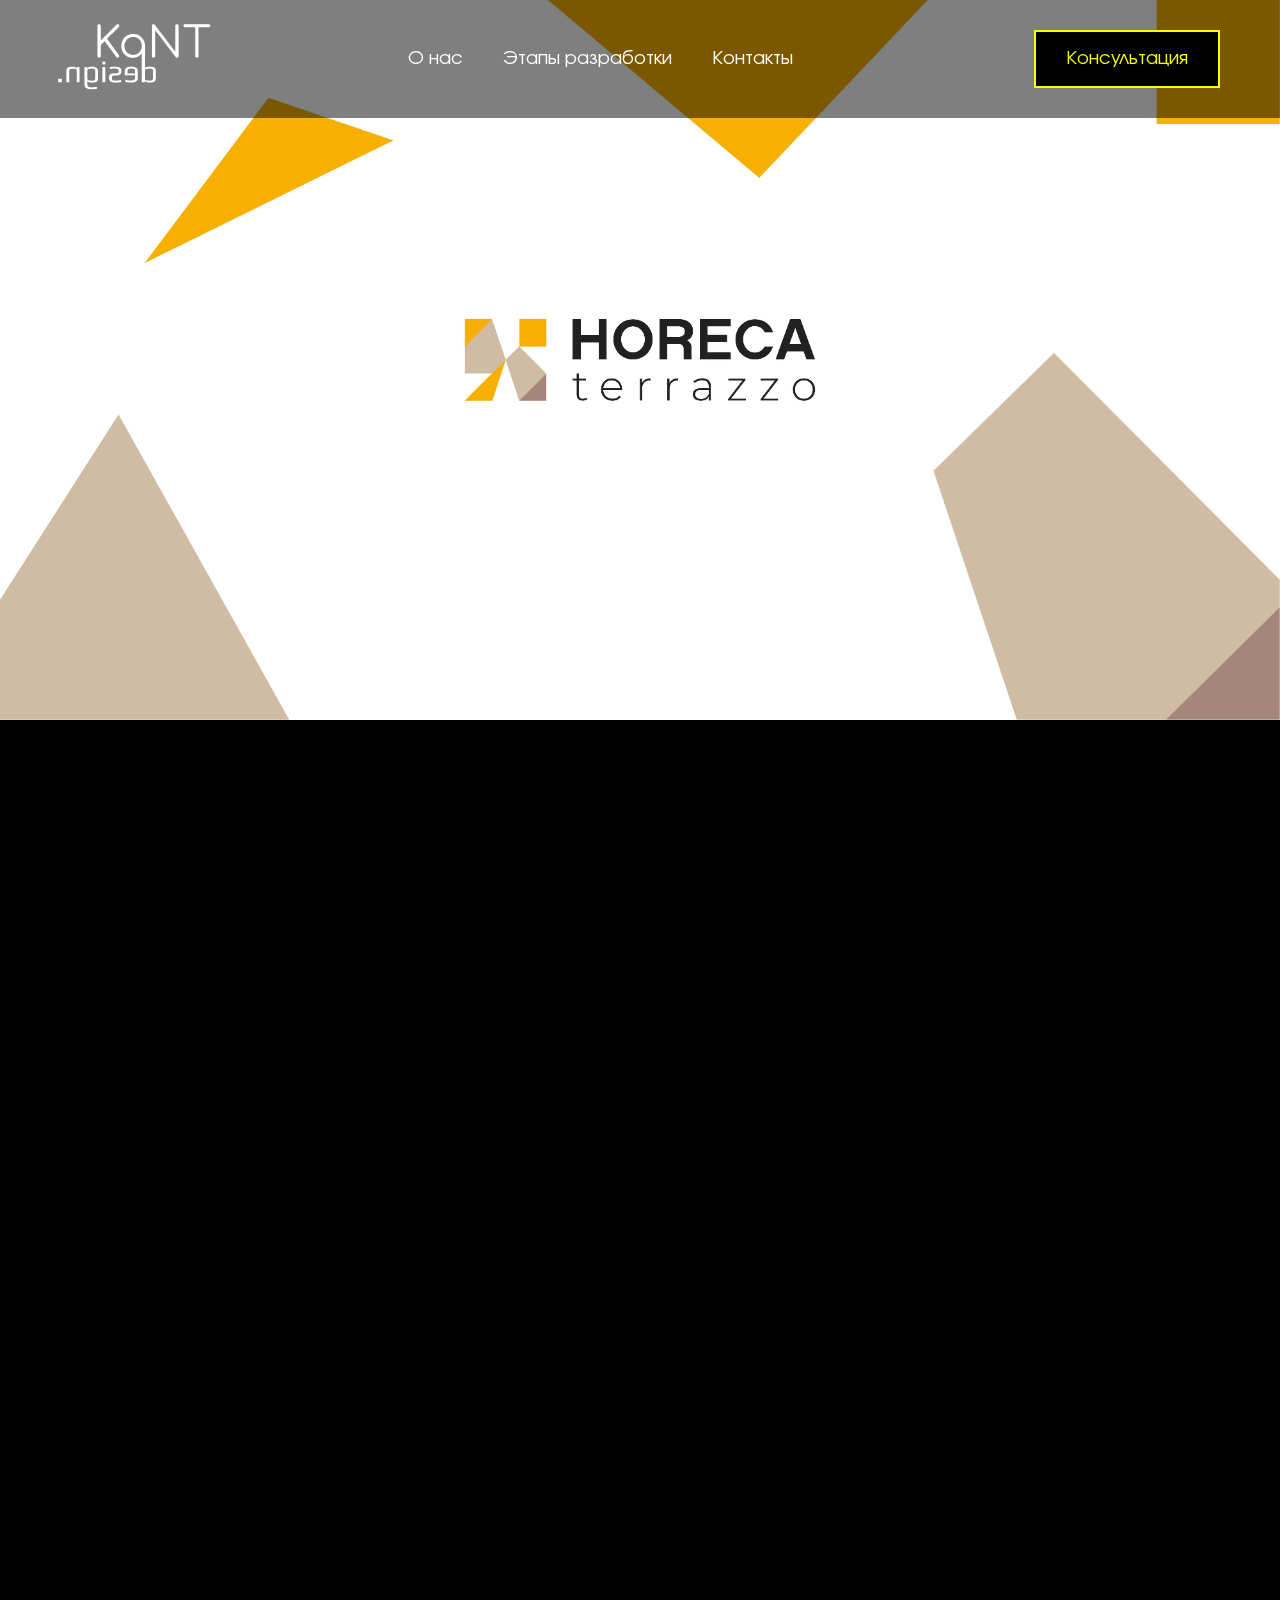
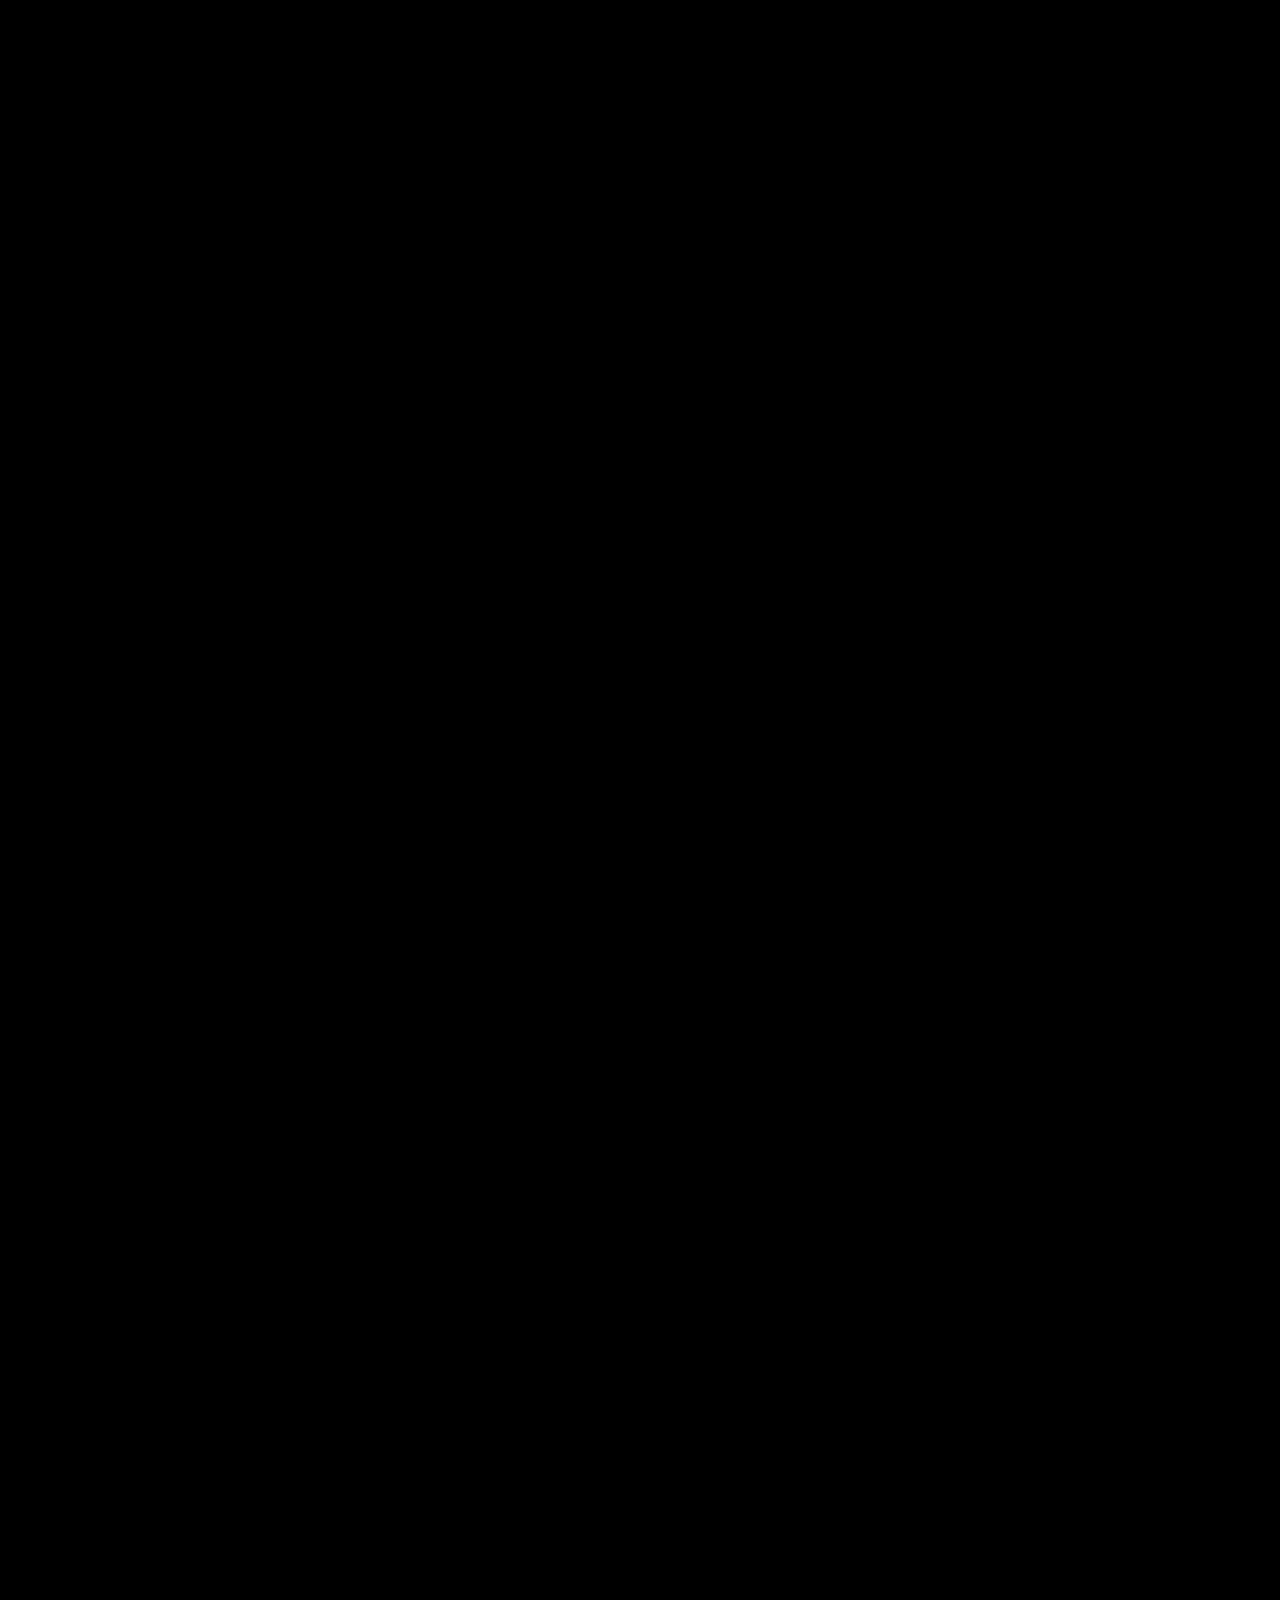
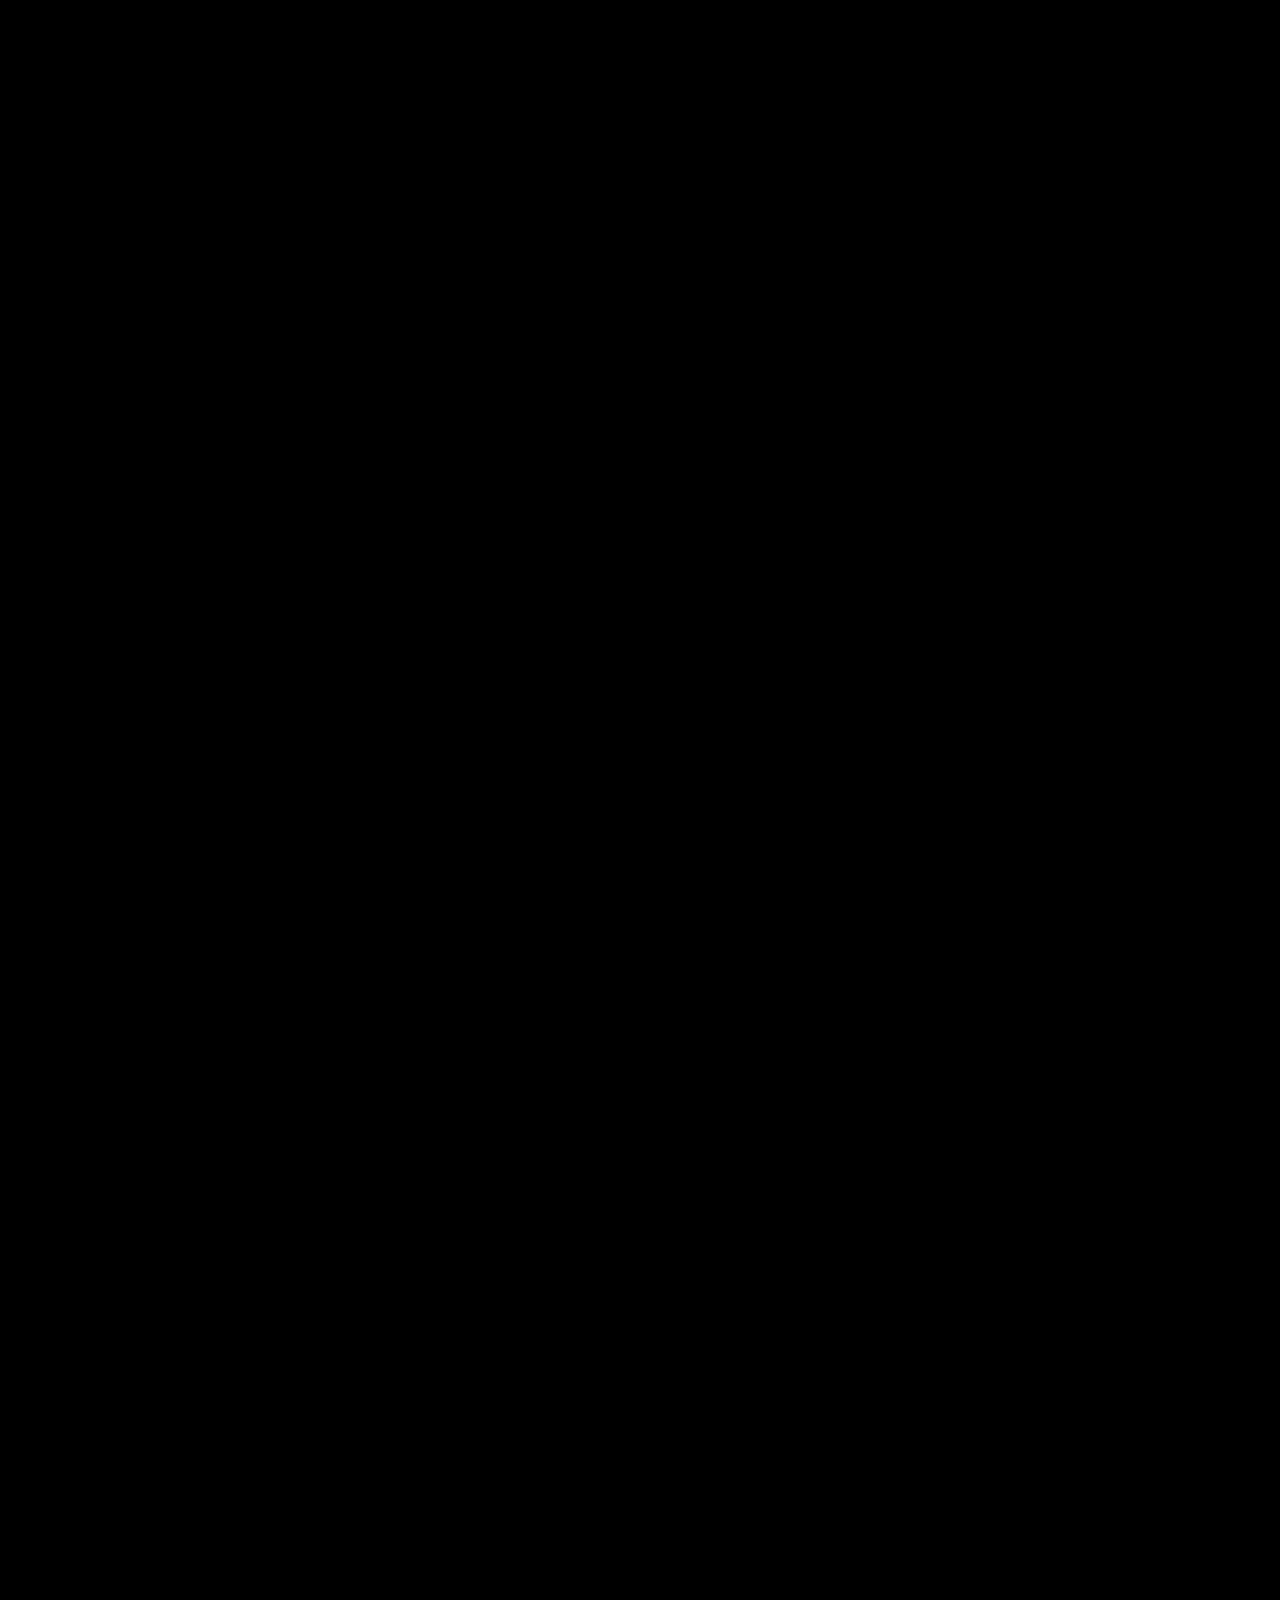
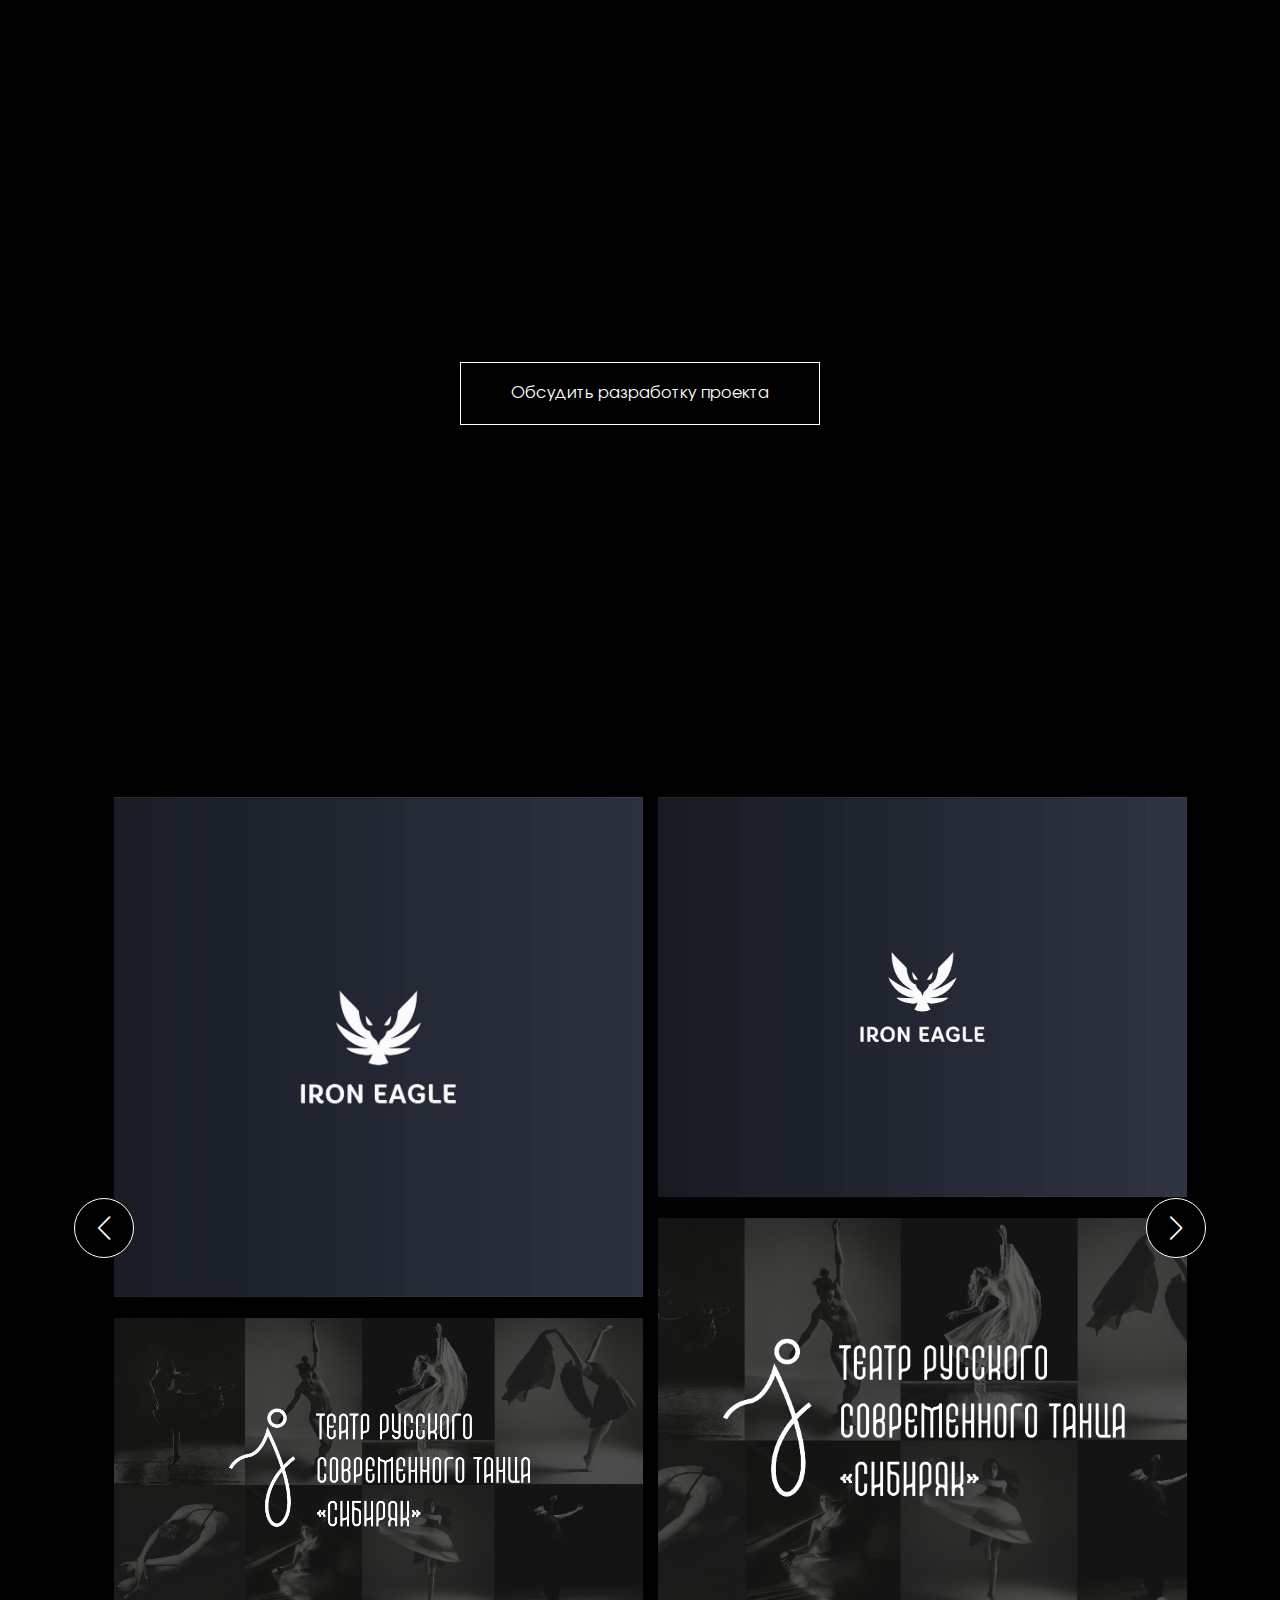
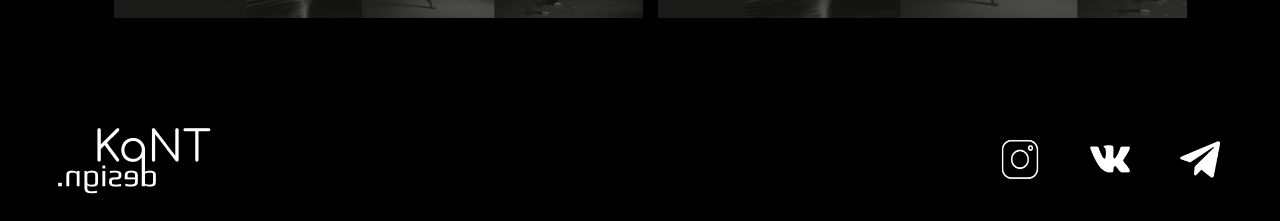
<file: project4.html>
<!doctype html><html xml:lang="ru" lang="ru" class=""><head><meta http-equiv="X-UA-Compatible" content="IE=edge"><meta name="viewport" content="user-scalable=no,initial-scale=1,maximum-scale=1,width=device-width"><meta name="HandheldFriendly" content="true"><meta name="MobileOptimized" content="width"><meta name="apple-mobile-web-app-capable" content="yes"><title>Kant-Design</title><meta http-equiv="Content-Type" content="text/html; charset=UTF-8"/><meta name="robots" content="index, follow"/><meta property="og:url" content="https://site"><meta property="og:title" content=""><meta property="og:description" content=""><meta property="og:type" content="website"><link rel="canonical" href="https://site"><meta name="keywords" content=""/><meta name="description" content=""/><link rel="icon" href="images/logo.png" type="image/png"><link rel="stylesheet" href="https://cdn.jsdelivr.net/npm/swiper@11/swiper-bundle.min.css"/><script defer="defer" src="project.ea2fdb009a3a81a74515.js"></script><link href="project/project.css" rel="stylesheet"></head><body><header><a href="./index.html"><img src="images/logo.png" alt="logo"></a><nav><ul><a href="./about.html"><li>О нас</li></a><a href="./developer.html"><li>Этапы разработки</li></a><a href="./contact.html"><li>Контакты</li></a></ul><div class="contact-link"><a href="mailto:Sales@kantdesign.ru"><img src="images/email.png" alt="email"><p>Sales@kantdesign.ru</p></a><a href="tel:+79114933303"><img src="images/phone.png" alt="phone"><p>+7(911)493-33-03</p></a><a href="https://t.me/kant_design"><img src="images/telegram.png" alt="telegram"><p>@kant_design</p></a></div></nav><a href="./feedback.html"><button>Консультация</button></a><div class="menuBtn"><span></span> <span></span> <span></span></div></header><main id="up"><img class="animation" src="images/444 (5).jpg" alt="work"> <img class="animation" src="images/444 (1).jpg" alt="work"> <img class="animation" src="images/444 (2).jpg" alt="work"> <img class="animation" src="images/444 (3).jpg" alt="work"> <img class="animation" src="images/444 (4).jpg" alt="work"> <img class="animation" src="images/444 (6).jpg" alt="work"> <img class="animation" src="images/444 (7).jpg" alt="work"><div class="button-link"><a href="#"><button>Обсудить разработку проекта</button></a></div><h1 class="animation">Другие проекты</h1><div class="button-show__swiper"><p class="animation button active" data-id="1">Логотипы</p><p class="animation button" data-id="2">Брендбуки</p><p class="animation button" data-id="3">Упаковка</p><p class="animation button" data-id="4">Дизайн сайтов</p><p class="animation button" data-id="5">Рекламная графика</p></div><div class="swipe-project"><p class="animation button none active" data-id="1">Логотипы</p><div class="swiper activeShow" data-num="1"><div class="swiper-wrapper"><div class="swiper-slide"><div class="slide-img animation-slide" data-set="1"><div class="img1"><a href="./project.html"><img data-set="1" class="one-img" src="images/Обложка2.jpg"></a><a href="./project2.html"><img data-set="1" class="two-img" src="images/Обложка2.jpg"></a></div><div class="img2"><a href="./project.html"><img data-set="1" class="three-img" src="images/Обложка.jpg"></a><a href="./project.html"><img data-set="1" class="four-img" src="images/Обложка.jpg"></a></div></div></div><div class="swiper-slide"><div class="slide-img"><div class="img1"><a href="./project.html"><img data-set="1" class="one-img" src="images/Обложка.jpg"></a><a href="./project2.html"><img data-set="1" class="two-img" src="images/Обложка2.jpg"></a></div><div class="img2"><a href="./project.html"><img data-set="1" class="three-img" src="images/Обложка.jpg"></a><a href="./project.html"><img data-set="1" class="four-img" src="images/Обложка.jpg"></a></div></div></div></div><div class="swiper-button-next"></div><div class="swiper-button-prev"></div><div class="swiper-pagination"></div></div></div><div class="swipe-project"><p class="animation button none" data-id="2">Брендбуки</p><div class="swiper" data-num="2"><div class="swiper-wrapper"><div class="swiper-slide"><div class="slide-img animation-slide" data-set="2"><div class="img1"><a href="./project.html"><img data-set="1" class="one-img" src="images/Обложка.jpg"></a><a href="./project2.html"><img data-set="1" class="two-img" src="images/Обложка2.jpg"></a></div><div class="img2"><a href="./project.html"><img data-set="1" class="three-img" src="images/Обложка.jpg"></a><a href="./project.html"><img data-set="1" class="four-img" src="images/Обложка.jpg"></a></div></div></div><div class="swiper-slide"><div class="slide-img"><div class="img1"><a href="./project.html"><img data-set="1" class="one-img" src="images/Обложка.jpg"></a><a href="./project2.html"><img data-set="1" class="two-img" src="images/Обложка2.jpg"></a></div><div class="img2"><a href="./project.html"><img data-set="1" class="three-img" src="images/Обложка.jpg"></a><a href="./project.html"><img data-set="1" class="four-img" src="images/Обложка.jpg"></a></div></div></div></div><div class="swiper-button-next"></div><div class="swiper-button-prev"></div><div class="swiper-pagination"></div></div></div><div class="swipe-project"><p class="animation button none" data-id="3">Упаковка</p><div class="swiper" data-num="3"><div class="swiper-wrapper"><div class="swiper-slide"><div class="slide-img animation-slide" data-set="3"><div class="img1"><a href="./project.html"><img data-set="1" class="one-img" src="images/Обложка.jpg"></a><a href="./project2.html"><img data-set="1" class="two-img" src="images/Обложка2.jpg"></a></div><div class="img2"><a href="./project.html"><img data-set="1" class="three-img" src="images/Обложка.jpg"></a><a href="./project.html"><img data-set="1" class="four-img" src="images/Обложка.jpg"></a></div></div></div><div class="swiper-slide"><div class="slide-img"><div class="img1"><a href="./project.html"><img data-set="1" class="one-img" src="images/Обложка.jpg"></a><a href="./project2.html"><img data-set="1" class="two-img" src="images/Обложка2.jpg"></a></div><div class="img2"><a href="./project.html"><img data-set="1" class="three-img" src="images/Обложка.jpg"></a><a href="./project.html"><img data-set="1" class="four-img" src="images/Обложка.jpg"></a></div></div></div></div><div class="swiper-button-next"></div><div class="swiper-button-prev"></div><div class="swiper-pagination"></div></div></div><div class="swipe-project"><p class="animation button none" data-id="4">Дизайн сайтов</p><div class="swiper" data-num="4"><div class="swiper-wrapper"><div class="swiper-slide"><div class="slide-img animation-slide" data-set="4"><div class="img1"><a href="./project.html"><img class="one-img" src="images/Обложка.jpg"></a><a href="./project2.html"><img class="two-img" src="images/Обложка2.jpg"></a></div><div class="img2"><a href="./project.html"><img class="three-img" src="images/Обложка.jpg"></a><a href="./project.html"><img class="four-img" src="images/Обложка.jpg"></a></div></div></div><div class="swiper-slide"><div class="slide-img"><div class="img1"><a href="./project.html"><img data-set="1" class="one-img" src="images/Обложка.jpg"></a><a href="./project2.html"><img data-set="1" class="two-img" src="images/Обложка2.jpg"></a></div><div class="img2"><a href="./project.html"><img data-set="1" class="three-img" src="images/Обложка.jpg"></a><a href="./project.html"><img data-set="1" class="four-img" src="images/Обложка.jpg"></a></div></div></div></div><div class="swiper-button-next"></div><div class="swiper-button-prev"></div><div class="swiper-pagination"></div></div></div><div class="swipe-project"><p class="animation button none" data-id="5">Рекламная графика</p><div class="swiper" data-num="5"><div class="swiper-wrapper"><div class="swiper-slide"><div class="slide-img animation-slide" data-set="5"><div class="img1"><a href="./project.html"><img data-set="1" class="one-img" src="images/Обложка.jpg"></a><a href="./project2.html"><img data-set="1" class="two-img" src="images/Обложка2.jpg"></a></div><div class="img2"><a href="./project.html"><img data-set="1" class="three-img" src="images/Обложка.jpg"></a><a href="./project.html"><img data-set="1" class="four-img" src="images/Обложка.jpg"></a></div></div></div><div class="swiper-slide"><div class="slide-img"><div class="img1"><a href="./project.html"><img data-set="1" class="one-img" src="images/Обложка.jpg"></a><a href="./project2.html"><img data-set="1" class="two-img" src="images/Обложка2.jpg"></a></div><div class="img2"><a href="./project.html"><img data-set="1" class="three-img" src="images/Обложка.jpg"></a><a href="./project.html"><img data-set="1" class="four-img" src="images/Обложка.jpg"></a></div></div></div></div><div class="swiper-button-next"></div><div class="swiper-button-prev"></div><div class="swiper-pagination"></div></div></div></main><footer><a href="#up"><img src="images/logo.png" alt="logo"></a><nav><a href=""><img src="images/instagram.png" alt="instagram"></a><a href=""><img src="images/vk.png" alt="Vk"></a><a href=""><img src="images/telegram.png" alt="telegram"></a></nav></footer><script src="https://cdn.jsdelivr.net/npm/swiper@11/swiper-bundle.min.js"></script><script>const swiper1=new Swiper(".swiper",{direction:"horizontal",loop:!0,slidesPerView:1,spaceBetween:80,navigation:{nextEl:".swiper-button-next",prevEl:".swiper-button-prev"}})</script></body></html>
</file>
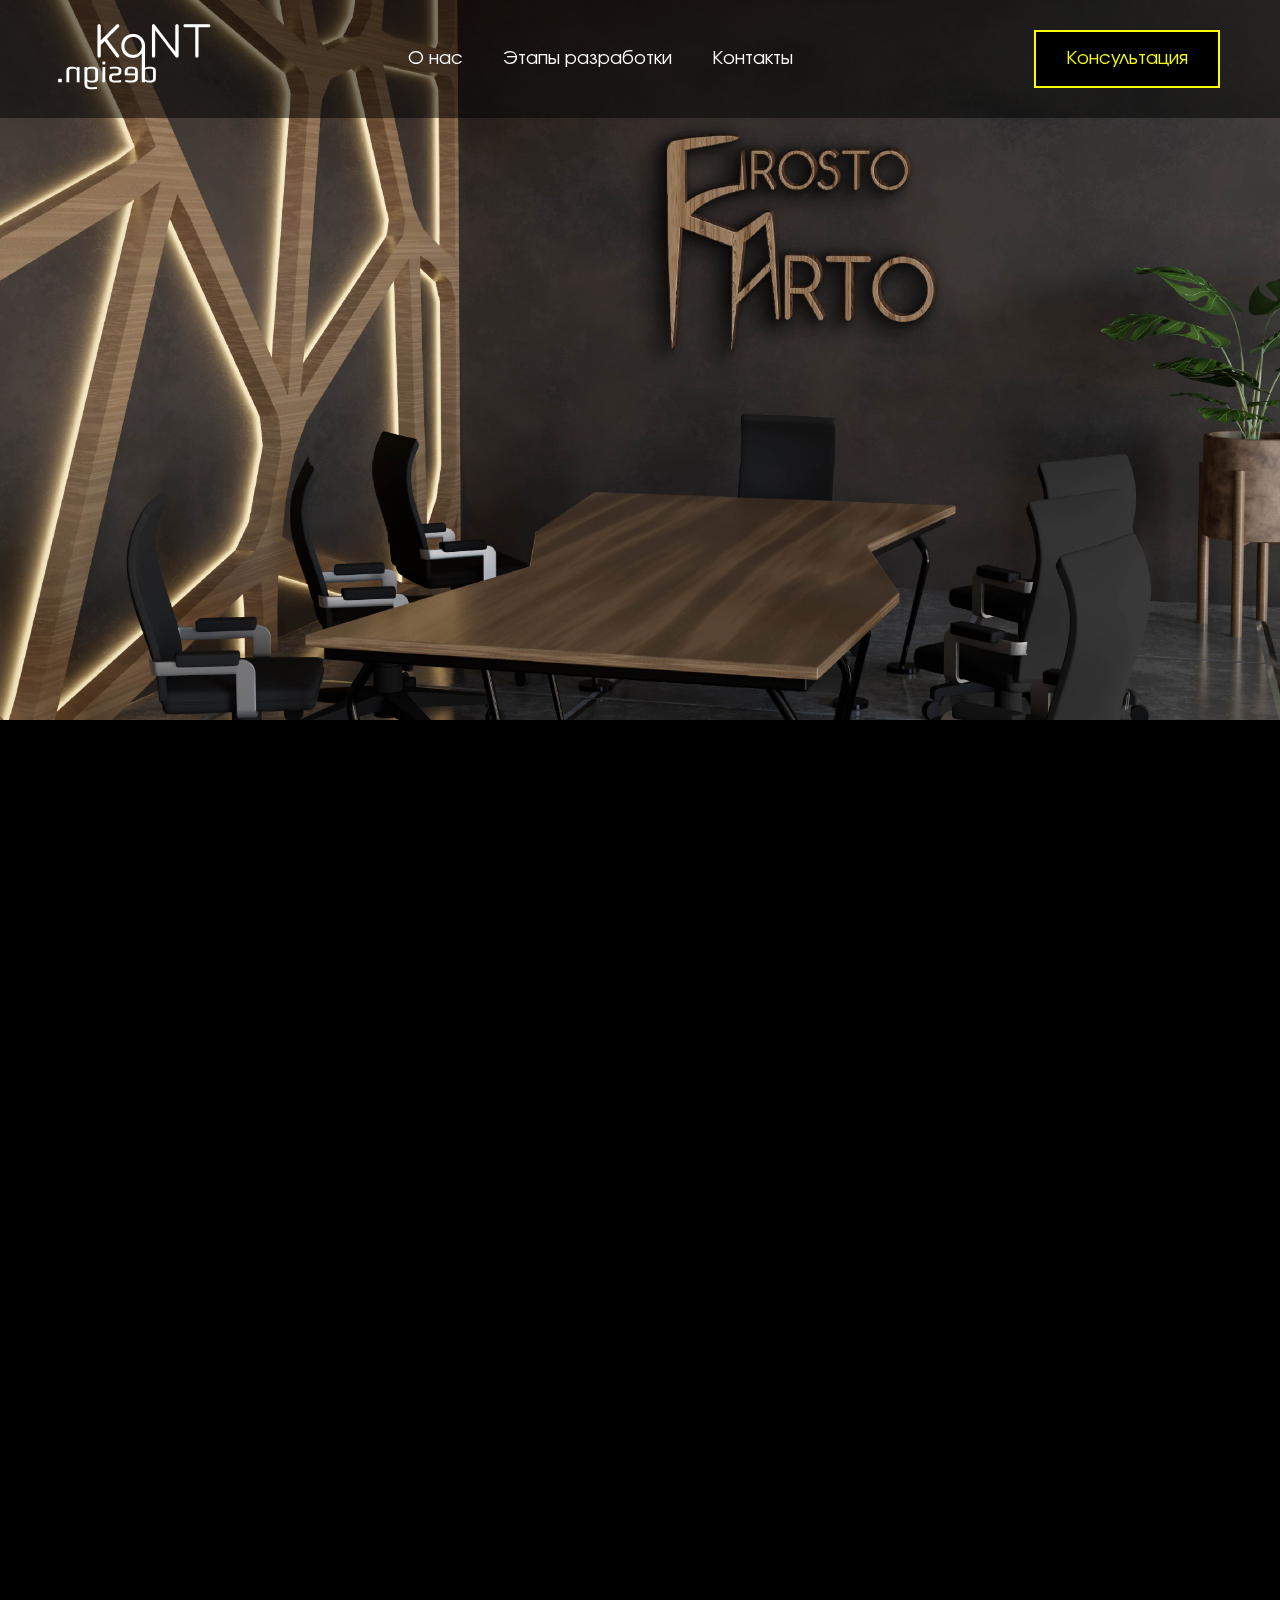
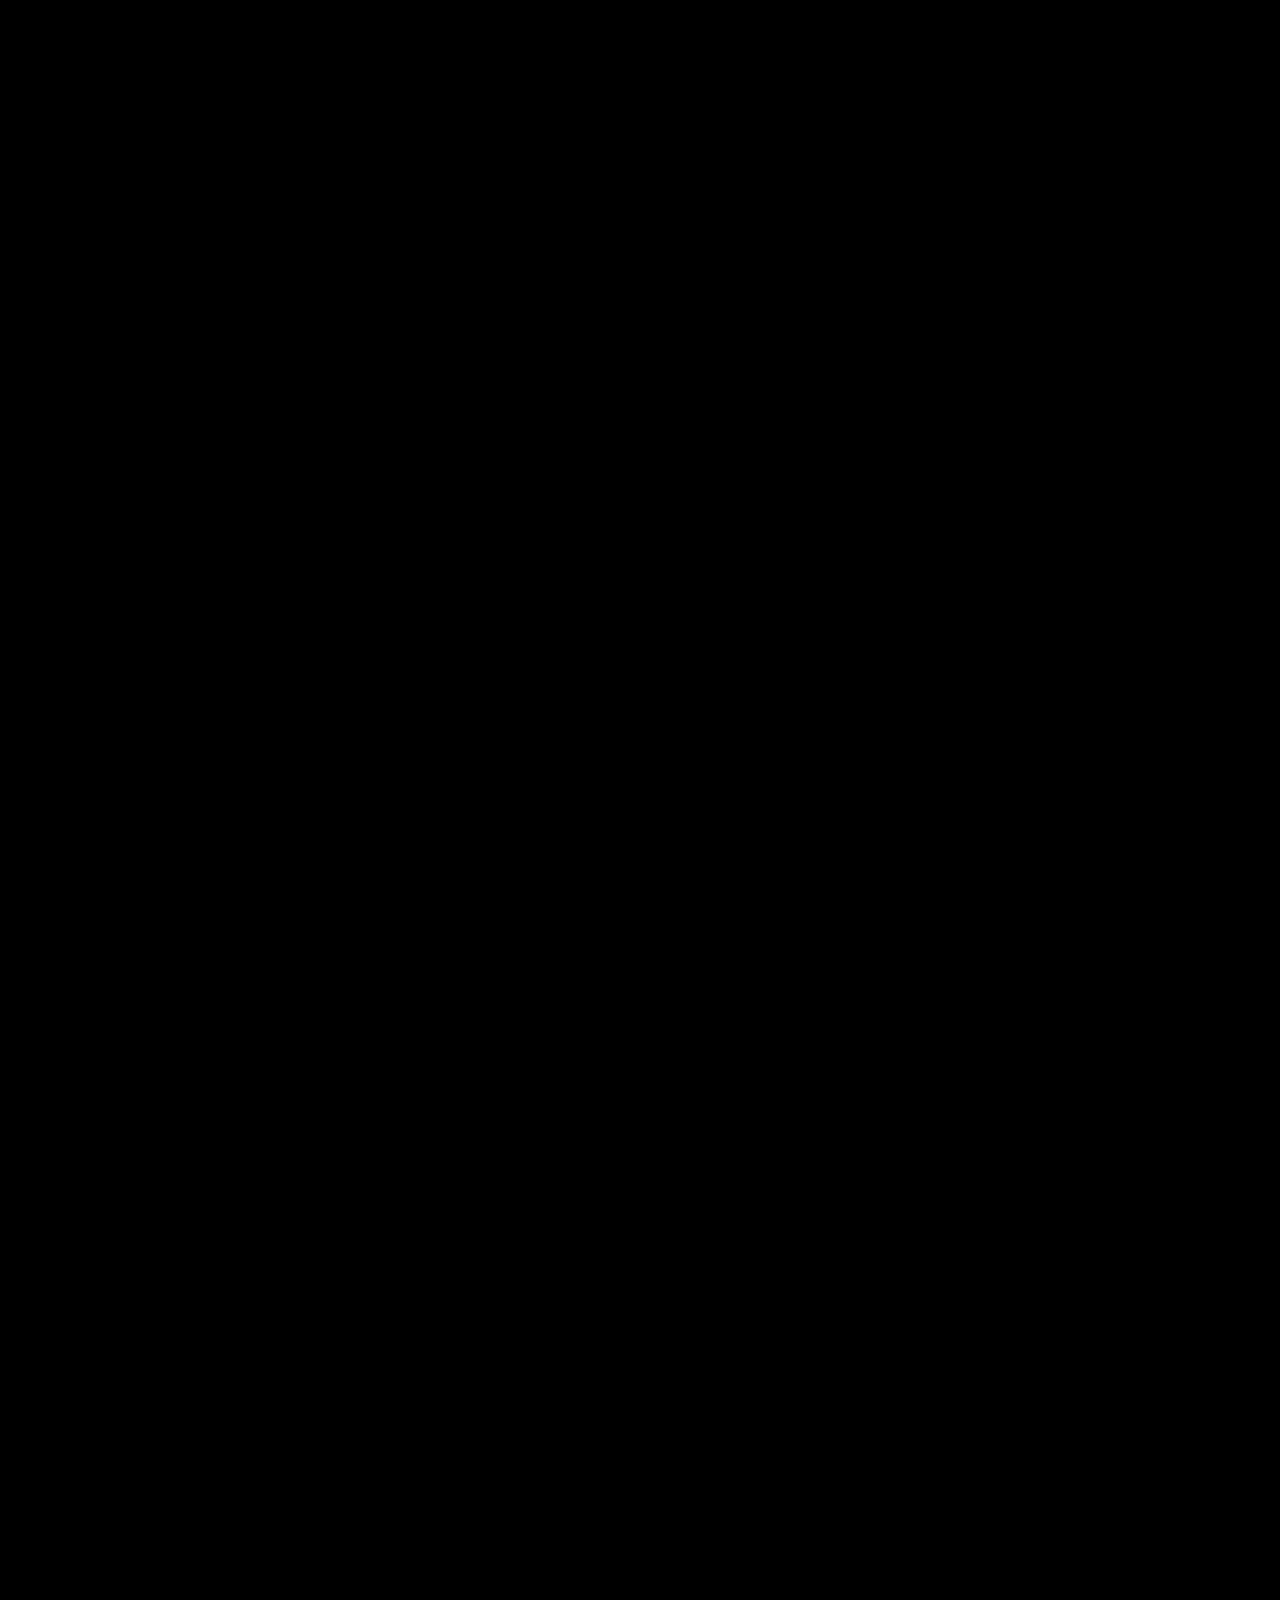
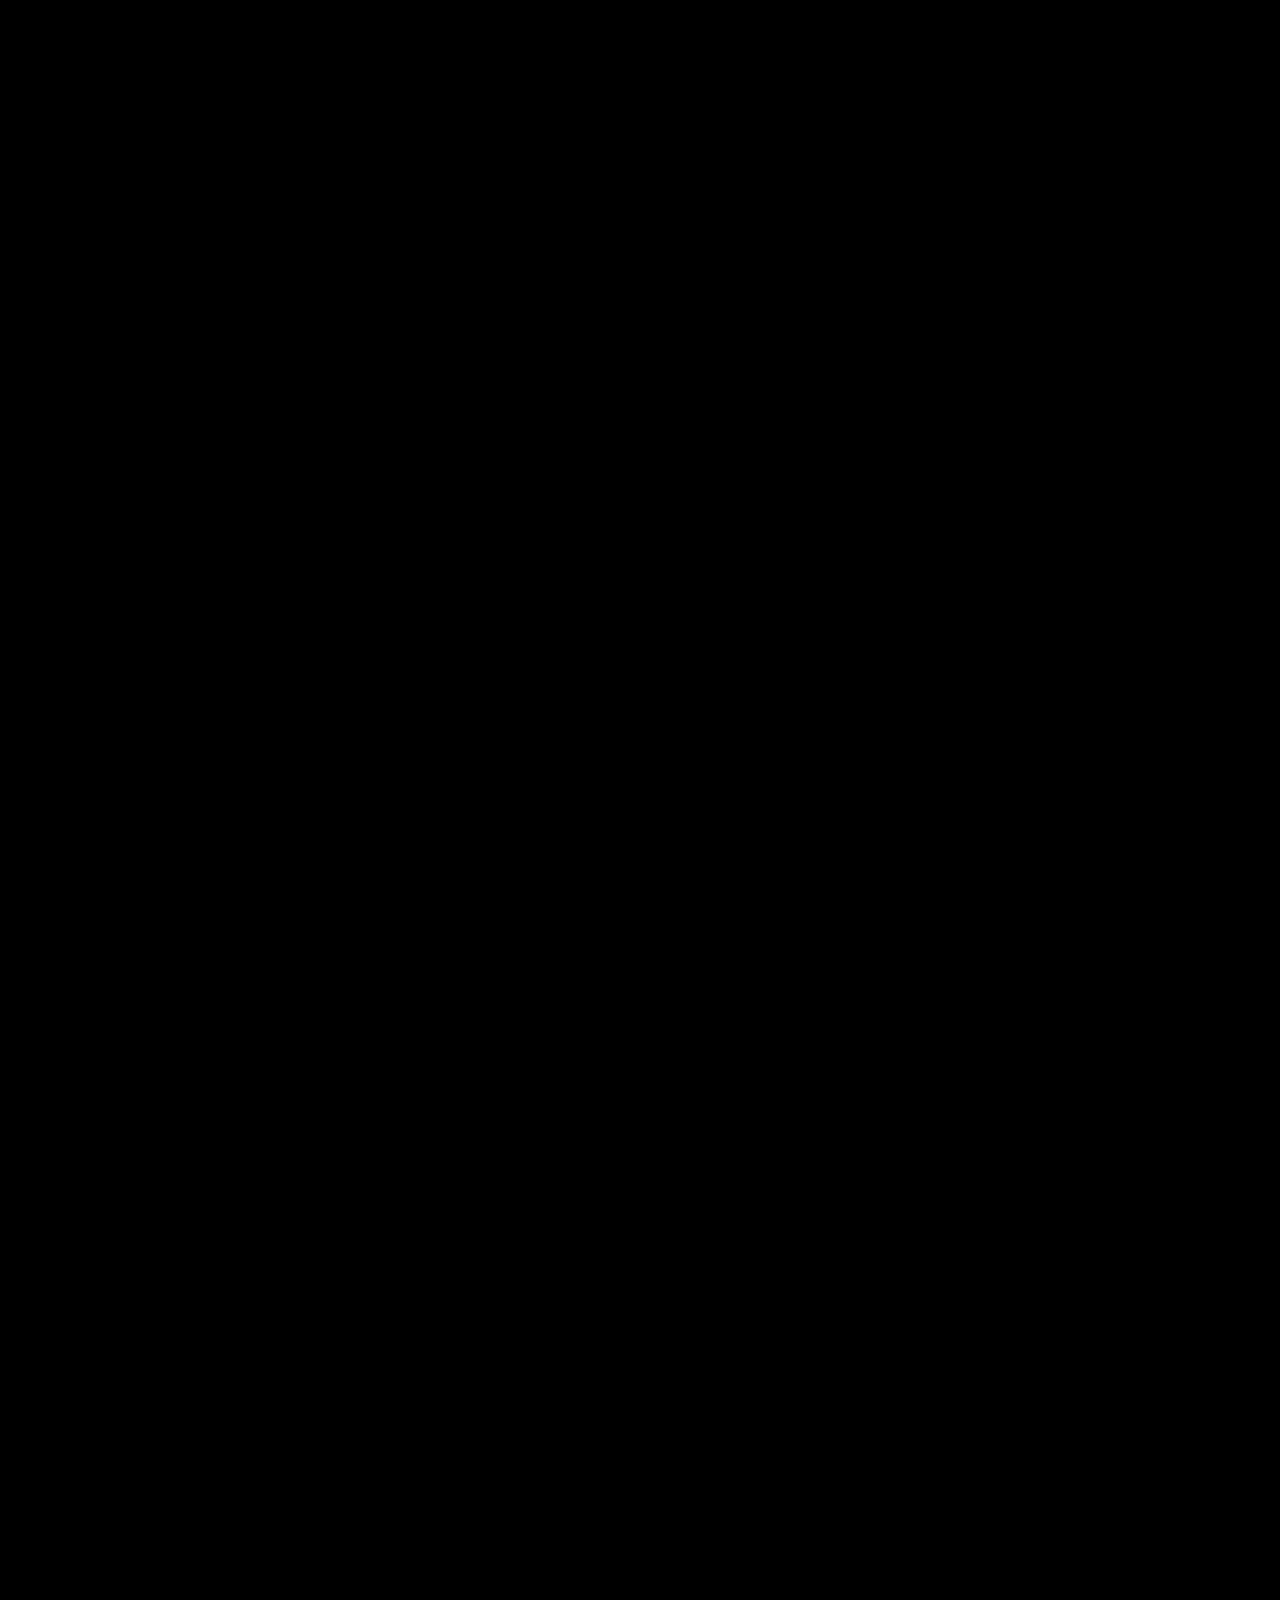
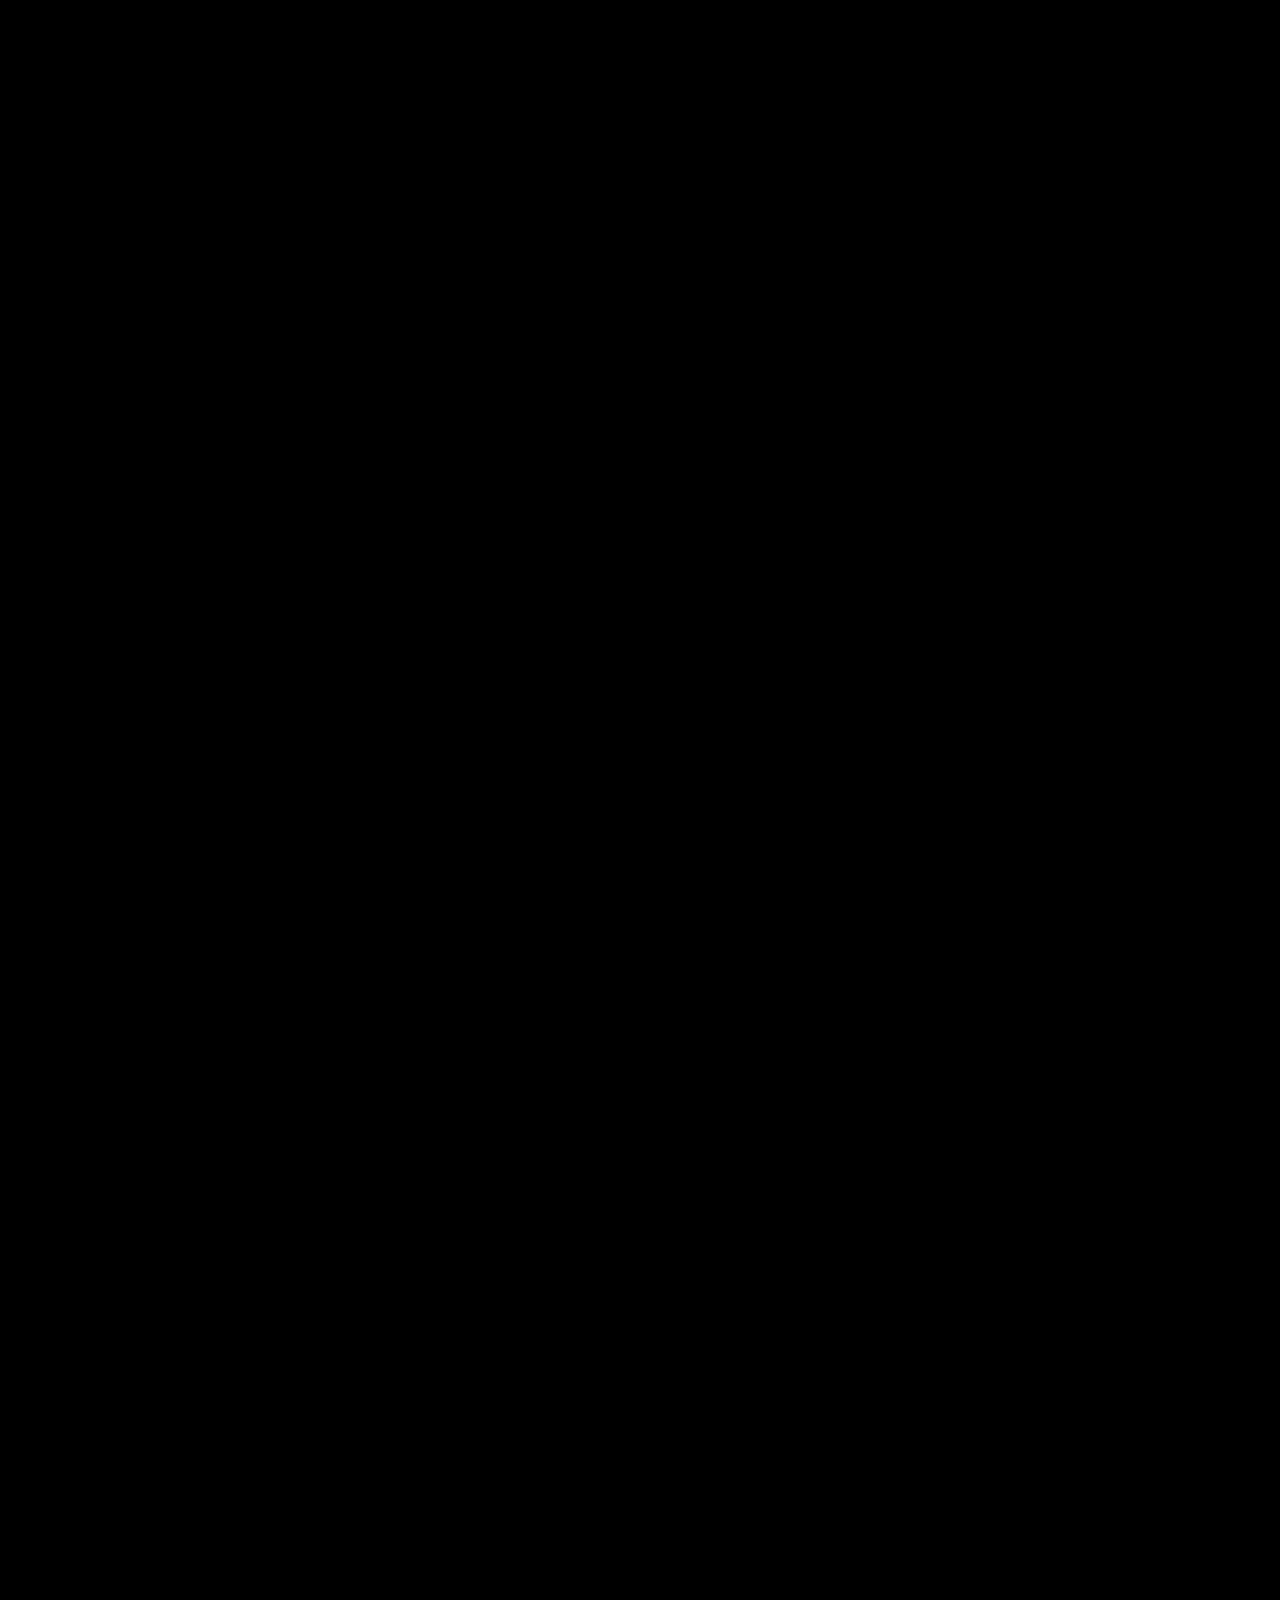
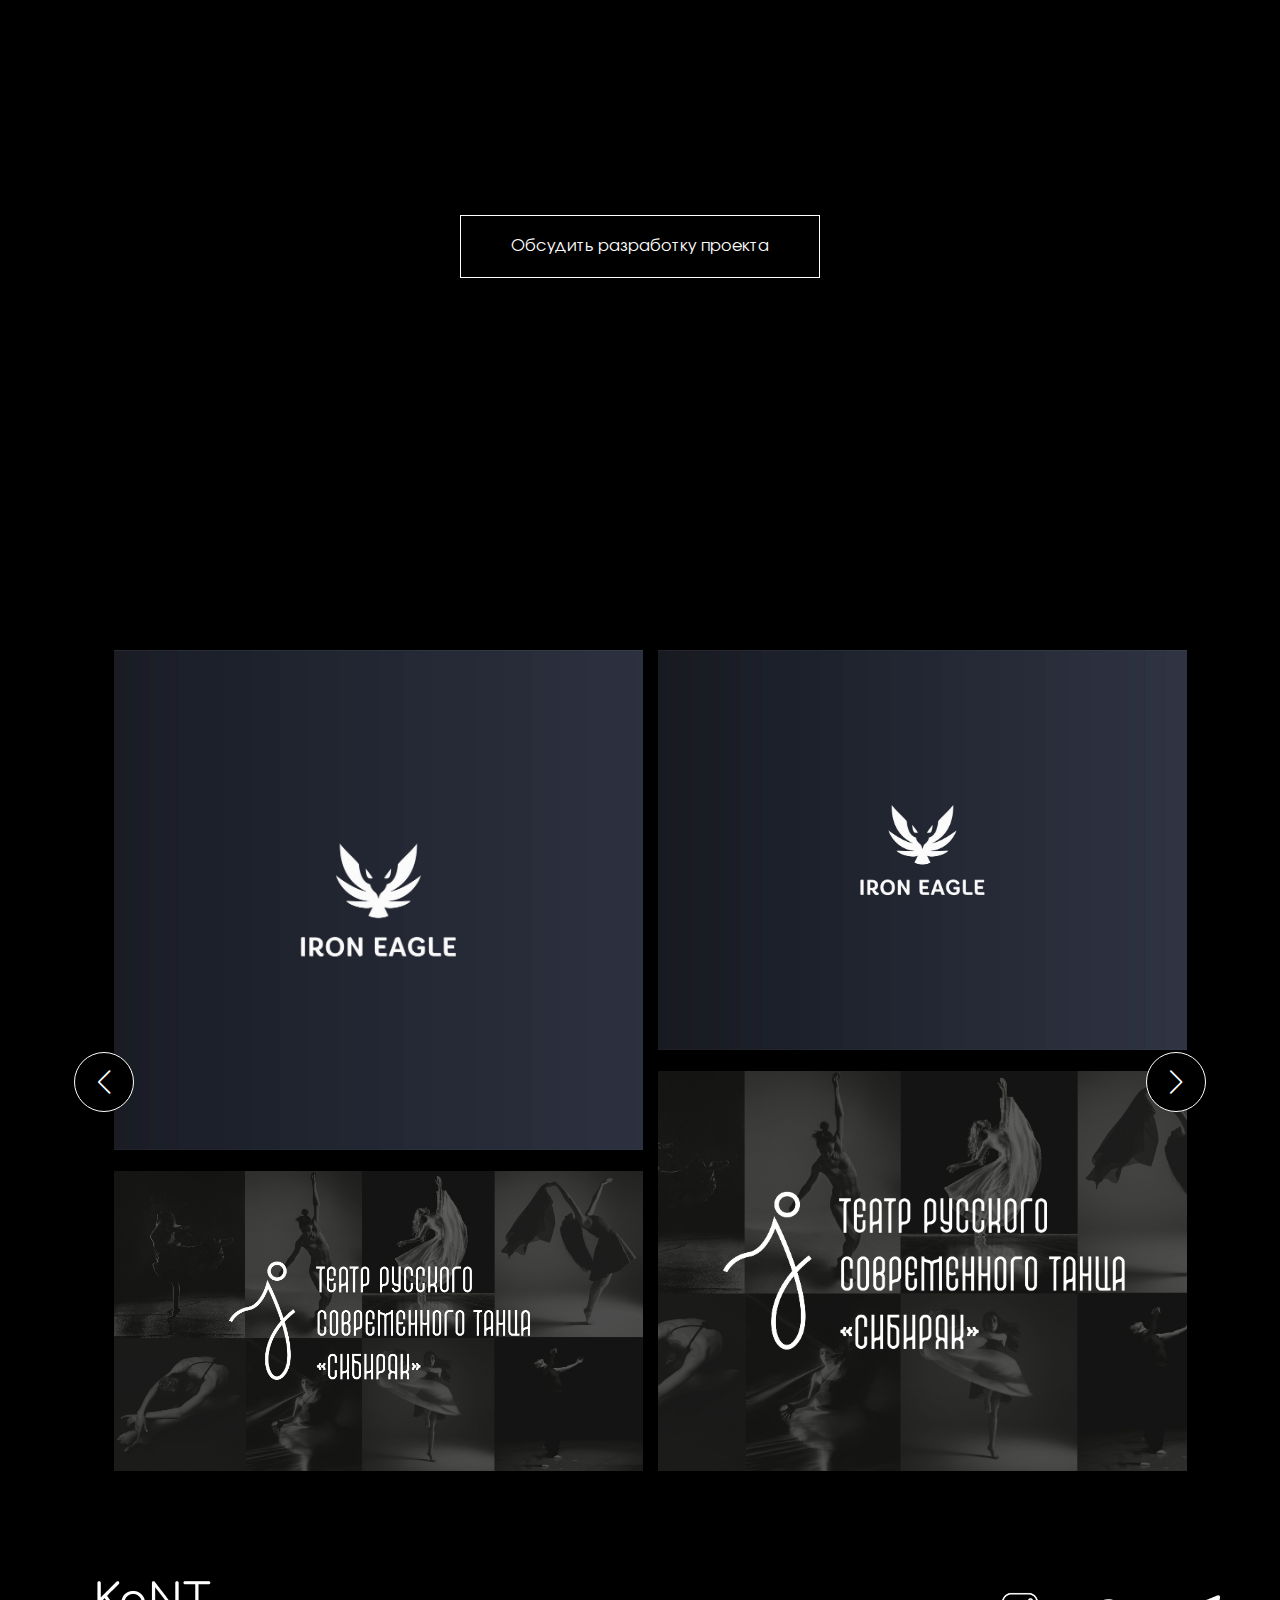
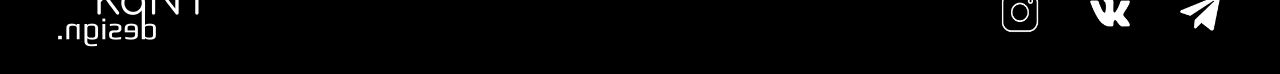
<file: project5.html>
<!doctype html><html xml:lang="ru" lang="ru" class=""><head><meta http-equiv="X-UA-Compatible" content="IE=edge"><meta name="viewport" content="user-scalable=no,initial-scale=1,maximum-scale=1,width=device-width"><meta name="HandheldFriendly" content="true"><meta name="MobileOptimized" content="width"><meta name="apple-mobile-web-app-capable" content="yes"><title>Kant-Design</title><meta http-equiv="Content-Type" content="text/html; charset=UTF-8"/><meta name="robots" content="index, follow"/><meta property="og:url" content="https://site"><meta property="og:title" content=""><meta property="og:description" content=""><meta property="og:type" content="website"><link rel="canonical" href="https://site"><meta name="keywords" content=""/><meta name="description" content=""/><link rel="icon" href="images/logo.png" type="image/png"><link rel="stylesheet" href="https://cdn.jsdelivr.net/npm/swiper@11/swiper-bundle.min.css"/><script defer="defer" src="project.ea2fdb009a3a81a74515.js"></script><link href="project/project.css" rel="stylesheet"></head><body><header><a href="./index.html"><img src="images/logo.png" alt="logo"></a><nav><ul><a href="./about.html"><li>О нас</li></a><a href="./developer.html"><li>Этапы разработки</li></a><a href="./contact.html"><li>Контакты</li></a></ul><div class="contact-link"><a href="mailto:Sales@kantdesign.ru"><img src="images/email.png" alt="email"><p>Sales@kantdesign.ru</p></a><a href="tel:+79114933303"><img src="images/phone.png" alt="phone"><p>+7(911)493-33-03</p></a><a href="https://t.me/kant_design"><img src="images/telegram.png" alt="telegram"><p>@kant_design</p></a></div></nav><a href="./feedback.html"><button>Консультация</button></a><div class="menuBtn"><span></span> <span></span> <span></span></div></header><main id="up"><img class="animation" src="images/Слайд 10.jpg" alt="work"> <img class="animation" src="images/Слайд 11.jpg" alt="work"> <img class="animation" src="images/Слайд 22.jpg" alt="work"> <img class="animation" src="images/Слайд 33.jpg" alt="work"> <img class="animation" src="images/Слайд 44.jpg" alt="work"> <img class="animation" src="images/Слайд 66.jpg" alt="work"> <img class="animation" src="images/Слайд 77.jpg" alt="work"> <img class="animation" src="images/Слайд 8.jpg" alt="work"> <img class="animation" src="images/Слайд 9.jpg" alt="work"><div class="button-link"><a href="#"><button>Обсудить разработку проекта</button></a></div><h1 class="animation">Другие проекты</h1><div class="button-show__swiper"><p class="animation button active" data-id="1">Логотипы</p><p class="animation button" data-id="2">Брендбуки</p><p class="animation button" data-id="3">Упаковка</p><p class="animation button" data-id="4">Дизайн сайтов</p><p class="animation button" data-id="5">Рекламная графика</p></div><div class="swipe-project"><p class="animation button none active" data-id="1">Логотипы</p><div class="swiper activeShow" data-num="1"><div class="swiper-wrapper"><div class="swiper-slide"><div class="slide-img animation-slide" data-set="1"><div class="img1"><a href="./project.html"><img data-set="1" class="one-img" src="images/Обложка2.jpg"></a><a href="./project2.html"><img data-set="1" class="two-img" src="images/Обложка2.jpg"></a></div><div class="img2"><a href="./project.html"><img data-set="1" class="three-img" src="images/Обложка.jpg"></a><a href="./project.html"><img data-set="1" class="four-img" src="images/Обложка.jpg"></a></div></div></div><div class="swiper-slide"><div class="slide-img"><div class="img1"><a href="./project.html"><img data-set="1" class="one-img" src="images/Обложка.jpg"></a><a href="./project2.html"><img data-set="1" class="two-img" src="images/Обложка2.jpg"></a></div><div class="img2"><a href="./project.html"><img data-set="1" class="three-img" src="images/Обложка.jpg"></a><a href="./project.html"><img data-set="1" class="four-img" src="images/Обложка.jpg"></a></div></div></div></div><div class="swiper-button-next"></div><div class="swiper-button-prev"></div><div class="swiper-pagination"></div></div></div><div class="swipe-project"><p class="animation button none" data-id="2">Брендбуки</p><div class="swiper" data-num="2"><div class="swiper-wrapper"><div class="swiper-slide"><div class="slide-img animation-slide" data-set="2"><div class="img1"><a href="./project.html"><img data-set="1" class="one-img" src="images/Обложка.jpg"></a><a href="./project2.html"><img data-set="1" class="two-img" src="images/Обложка2.jpg"></a></div><div class="img2"><a href="./project.html"><img data-set="1" class="three-img" src="images/Обложка.jpg"></a><a href="./project.html"><img data-set="1" class="four-img" src="images/Обложка.jpg"></a></div></div></div><div class="swiper-slide"><div class="slide-img"><div class="img1"><a href="./project.html"><img data-set="1" class="one-img" src="images/Обложка.jpg"></a><a href="./project2.html"><img data-set="1" class="two-img" src="images/Обложка2.jpg"></a></div><div class="img2"><a href="./project.html"><img data-set="1" class="three-img" src="images/Обложка.jpg"></a><a href="./project.html"><img data-set="1" class="four-img" src="images/Обложка.jpg"></a></div></div></div></div><div class="swiper-button-next"></div><div class="swiper-button-prev"></div><div class="swiper-pagination"></div></div></div><div class="swipe-project"><p class="animation button none" data-id="3">Упаковка</p><div class="swiper" data-num="3"><div class="swiper-wrapper"><div class="swiper-slide"><div class="slide-img animation-slide" data-set="3"><div class="img1"><a href="./project.html"><img data-set="1" class="one-img" src="images/Обложка.jpg"></a><a href="./project2.html"><img data-set="1" class="two-img" src="images/Обложка2.jpg"></a></div><div class="img2"><a href="./project.html"><img data-set="1" class="three-img" src="images/Обложка.jpg"></a><a href="./project.html"><img data-set="1" class="four-img" src="images/Обложка.jpg"></a></div></div></div><div class="swiper-slide"><div class="slide-img"><div class="img1"><a href="./project.html"><img data-set="1" class="one-img" src="images/Обложка.jpg"></a><a href="./project2.html"><img data-set="1" class="two-img" src="images/Обложка2.jpg"></a></div><div class="img2"><a href="./project.html"><img data-set="1" class="three-img" src="images/Обложка.jpg"></a><a href="./project.html"><img data-set="1" class="four-img" src="images/Обложка.jpg"></a></div></div></div></div><div class="swiper-button-next"></div><div class="swiper-button-prev"></div><div class="swiper-pagination"></div></div></div><div class="swipe-project"><p class="animation button none" data-id="4">Дизайн сайтов</p><div class="swiper" data-num="4"><div class="swiper-wrapper"><div class="swiper-slide"><div class="slide-img animation-slide" data-set="4"><div class="img1"><a href="./project.html"><img class="one-img" src="images/Обложка.jpg"></a><a href="./project2.html"><img class="two-img" src="images/Обложка2.jpg"></a></div><div class="img2"><a href="./project.html"><img class="three-img" src="images/Обложка.jpg"></a><a href="./project.html"><img class="four-img" src="images/Обложка.jpg"></a></div></div></div><div class="swiper-slide"><div class="slide-img"><div class="img1"><a href="./project.html"><img data-set="1" class="one-img" src="images/Обложка.jpg"></a><a href="./project2.html"><img data-set="1" class="two-img" src="images/Обложка2.jpg"></a></div><div class="img2"><a href="./project.html"><img data-set="1" class="three-img" src="images/Обложка.jpg"></a><a href="./project.html"><img data-set="1" class="four-img" src="images/Обложка.jpg"></a></div></div></div></div><div class="swiper-button-next"></div><div class="swiper-button-prev"></div><div class="swiper-pagination"></div></div></div><div class="swipe-project"><p class="animation button none" data-id="5">Рекламная графика</p><div class="swiper" data-num="5"><div class="swiper-wrapper"><div class="swiper-slide"><div class="slide-img animation-slide" data-set="5"><div class="img1"><a href="./project.html"><img data-set="1" class="one-img" src="images/Обложка.jpg"></a><a href="./project2.html"><img data-set="1" class="two-img" src="images/Обложка2.jpg"></a></div><div class="img2"><a href="./project.html"><img data-set="1" class="three-img" src="images/Обложка.jpg"></a><a href="./project.html"><img data-set="1" class="four-img" src="images/Обложка.jpg"></a></div></div></div><div class="swiper-slide"><div class="slide-img"><div class="img1"><a href="./project.html"><img data-set="1" class="one-img" src="images/Обложка.jpg"></a><a href="./project2.html"><img data-set="1" class="two-img" src="images/Обложка2.jpg"></a></div><div class="img2"><a href="./project.html"><img data-set="1" class="three-img" src="images/Обложка.jpg"></a><a href="./project.html"><img data-set="1" class="four-img" src="images/Обложка.jpg"></a></div></div></div></div><div class="swiper-button-next"></div><div class="swiper-button-prev"></div><div class="swiper-pagination"></div></div></div></main><footer><a href="#up"><img src="images/logo.png" alt="logo"></a><nav><a href=""><img src="images/instagram.png" alt="instagram"></a><a href=""><img src="images/vk.png" alt="Vk"></a><a href=""><img src="images/telegram.png" alt="telegram"></a></nav></footer><script src="https://cdn.jsdelivr.net/npm/swiper@11/swiper-bundle.min.js"></script><script>const swiper1=new Swiper(".swiper",{direction:"horizontal",loop:!0,slidesPerView:1,spaceBetween:80,navigation:{nextEl:".swiper-button-next",prevEl:".swiper-button-prev"}})</script></body></html>
</file>
<file: home.css>
*{box-sizing:border-box;margin:0;font-family:"Involve",sans-serif}.menuBtn.active span:nth-of-type(1){display:none}.menuBtn.active span:nth-of-type(2){top:50%;transform:translate(-50%, 0%) rotate(45deg)}.menuBtn.active span:nth-of-type(3){top:50%;transform:translate(-50%, 0%) rotate(-45deg)}.menuBtn{cursor:pointer;width:50px;height:50px;border-radius:50%;margin-left:1%;overflow:hidden;display:none;flex-direction:column;align-items:center;justify-content:center;gap:10px;position:fixed;right:0px;padding-left:23px;z-index:200}.menuBtn span{width:40px;height:2px;position:absolute;transform:translate(-50%, -50%);background-color:#d9d9d9;transition:all .5s;border-radius:2px}.menuBtn span:nth-of-type(2){top:calc(30% - 5px)}.menuBtn span:nth-of-type(3){top:calc(65% + 5px)}html{scroll-behavior:smooth}h1{font-family:"Kharkiv Tone",sans-serif;color:#faff00;font-weight:300;font-size:calc((100vw - 480px)/800*8 + 30px);opacity:0}h1.anim{opacity:1;animation:animUp 1s linear}@keyframes animUp{0%{opacity:0;transform:translate3d(0%, 30%, 0px)}100%{opacity:1;transform:none}}@font-face{font-family:"Involve";src:url(fonts/Involve-VF.ttf) format("truetype");font-weight:normal;font-style:normal}@font-face{font-family:"Kharkiv Tone";src:url("fonts/Kharkiv%20Tone%2004.10.2020.ttf") format("truetype");font-weight:normal;font-style:normal}body{background-color:#000}header{display:flex;flex-direction:row;align-items:center;justify-content:space-between;padding:20px 60px 20px 0px;background-color:rgba(0,0,0,.5);position:fixed;top:0;width:100%;z-index:50}header .contact-link{display:none}header ul{display:flex;flex-direction:row;align-items:center;justify-content:center;list-style-type:none;gap:40px}header a{color:#fff;text-decoration:none;transition:.5s;font-size:calc((100vw - 480px)/800*8 + 10px)}header a:hover{color:#faff00}header a:active{opacity:.6}header nav{margin-left:-150px}header button{background-color:#000;color:#faff00;border:2px solid #faff00;padding:15px 30px;cursor:pointer;transition:.5s;font-size:calc((100vw - 480px)/800*8 + 10px)}header button:hover{background:#faff00;color:#000}header button:active{background:rgba(250,255,0,.5)}#backgroundVideo{width:100%;height:100%;margin-top:100px;object-fit:cover}.services{margin-top:100px;padding:50px 5%;display:flex;flex-direction:column;align-items:flex-start;justify-content:flex-start}.services-wrapper{display:flex;flex-direction:row;flex-wrap:wrap;align-items:center;justify-content:space-between;column-gap:98px;row-gap:40px;margin-top:50px;position:relative;width:100%}.services-item{border-top:1px solid #fff;padding-top:10px;width:22vw;cursor:pointer;transition:.5s;z-index:-20;opacity:0}.services-item p{color:#fff;font-size:calc((100vw - 480px)/800*8 + 10px);transition:.5s}.services-item:hover{border-color:#faff00}.services-item:hover p{color:#faff00}.services-item:active{opacity:.5}.services-item:active p{opacity:.5}.services-item.anim{opacity:1;animation:animLine 1s linear}@keyframes animLine{0%{opacity:0;transform:translate3d(-20%, 0%, 0px)}100%{opacity:1;transform:none}}.services-item__show{position:absolute;border-top:1px solid #fff;border-bottom:1px solid #fff;opacity:0;left:0px;right:0px;top:120px;padding:50px 50px;z-index:-5;transition:.5s;background-color:#000}.services-item__show p{color:#fff;font-size:calc((100vw - 480px)/800*8 + 10px)}.services-item__show.show{opacity:1;z-index:5}.project{margin-top:100px;padding:50px}.project h1{margin-left:3%}.project-wrapper{margin-top:50px}.project-wrapper p{margin-left:3%;margin-top:100px;color:#fff;font-size:calc((100vw - 480px)/800*8 + 10px)}.project .swiper{width:100%;height:100%;margin-top:50px;opacity:0}.project .swiper.anim{opacity:1;animation:animUp 1s linear}.project .swiper-slide{display:flex;flex-direction:column;align-items:stretch}:root{--swiper-navigation-size: 24px}.slide-img{display:flex;align-items:stretch;justify-content:space-between;flex-direction:column;margin-left:50px}.img1{display:flex;align-items:flex-start;flex-direction:row;gap:15px;margin-bottom:-85px}.img2{display:flex;align-items:flex-end;flex-direction:row;gap:15px}.project .swiper-slide img,.project .swiper-slide a{width:48%;object-fit:cover;object-position:center;cursor:pointer}.project .swiper-slide a img{width:100%}.one-img{height:500px;transition:1s}.one-img.active{transition:1s;height:300px;margin-bottom:200px}.two-img{height:400px;transition:1s}.two-img.active{transition:1s;height:300px}.two-img:hover{height:500px;z-index:5}.three-img{height:300px;transition:1s}.three-img:hover{margin-top:-100px;height:500px;z-index:5}.three-img.active{transition:1s;height:500px}.four-img{height:400px;transition:1s}.four-img:hover{margin-top:-100px;height:500px;z-index:5}.four-img.active{transition:1s;height:300px;margin-top:100px}.project .swiper-button-prev,.project .swiper-button-next{color:#fff;background:#000;border:1px solid #fff;border-radius:50%;width:60px;height:60px}.company{padding:100px 5%}.company .swiper{width:100%;height:100%;margin-top:50px;opacity:0}.company .swiper.anim{opacity:1;animation:animUp 1s linear}.company .swiper-slide{display:flex;flex-direction:row;align-items:center;justify-content:center;gap:100px}.company img{width:80%;height:80%;object-fit:cover;object-position:center}.company .swiper-button-prev,.company .swiper-button-next{color:#fff;background:#000;border:1px solid #fff;border-radius:50%;width:60px;height:60px}footer{display:flex;flex-direction:row;align-items:center;justify-content:space-between;margin-top:50px;padding:20px 60px 20px 0px}footer nav{display:flex;flex-direction:row;align-items:center;justify-content:center;gap:50px}footer nav img{width:40px}@media only screen and (min-width: 2058px){.services-item{width:550px}}@media only screen and (min-width: 1850px){.services-item{width:500px}.services-item__show{top:160px}}@media only screen and (max-width: 1250px){.services-wrapper{justify-content:center;row-gap:10px}.one-img{height:350px;transition:1s;pointer-events:none}.two-img{height:250px;transition:1s;pointer-events:none}.three-img{height:150px;transition:1s;pointer-events:none}.four-img{height:250px;transition:1s;pointer-events:none}.company img{width:17%}.project .swiper-button-prev,.project .swiper-button-next{display:none}}@media only screen and (max-width: 800px){.services{margin-top:20px}nav{display:none}header button{padding:10px 30px}.menuBtn{display:flex;z-index:105;width:75px}header{padding:10px 90px 10px 0px}header .contact-link{display:flex;flex-direction:column;align-items:flex-start;gap:30px}header .contact-link a{display:flex;flex-direction:row;align-items:center;justify-content:center;gap:15px;font-size:16px}header .contact-link a img{width:30px}nav.popUp{border:1px solid #fff;z-index:100;display:flex;flex-direction:column;justify-content:flex-start;align-items:flex-start;background-color:#000;position:fixed;padding-top:12%;padding-left:7%;gap:50px;top:0;right:0;bottom:0;height:100vh;width:75vw;animation-duration:.55s;animation-fill-mode:both;animation-name:fadeInDown}header nav ul{display:flex;flex-direction:column;align-items:flex-start;gap:30px;padding:0}header nav ul li{font-size:16px}@keyframes fadeInDown{0%{opacity:0;transform:translate3d(100%, 0px, 0px)}100%{opacity:1;transform:none}}.services-item__show{top:100px;padding:10px 10px}.services-item{width:300px}.services,.company{padding:50px 10px}.project{padding:10px}.one-img{height:200px;transition:1s;pointer-events:none}.two-img{height:150px;transition:1s;pointer-events:none}.three-img{height:100px;transition:1s;pointer-events:none}.services h1{margin-left:3%}.four-img{height:150px;transition:1s;pointer-events:none}.img1{margin-bottom:-35px}.slide-img{margin-left:10px}.company .swiper-slide{justify-content:space-between;gap:0px}}@media only screen and (max-width: 500px){.services-wrapper{column-gap:38px}.services-item{width:150px}.services-item p{font-size:13px}header img,footer img{width:150px}footer nav{gap:30px}footer nav img{width:30px}.img1,.img2{gap:10px}.one-img{height:150px;transition:1s;pointer-events:none}.two-img{height:110px;transition:1s;pointer-events:none}.three-img{height:60px;transition:1s;pointer-events:none}.slide-img{margin-left:5px}.four-img{height:100px;transition:1s;pointer-events:none}.services-item__show{top:120px}.services-item__show p{font-size:10px}.project-wrapper p{font-size:13px}.project-wrapper p,.project{margin-top:50px}}

/*# sourceMappingURL=[data-uri]*/
</file>
<file: contact/contact.css>
*{box-sizing:border-box;margin:0;font-family:"Involve",sans-serif}html{scroll-behavior:smooth}.menuBtn.active span:nth-of-type(1){display:none}.menuBtn.active span:nth-of-type(2){top:50%;transform:translate(-50%, 0%) rotate(45deg)}.menuBtn.active span:nth-of-type(3){top:50%;transform:translate(-50%, 0%) rotate(-45deg)}.menuBtn{cursor:pointer;width:50px;height:50px;border-radius:50%;margin-left:1%;overflow:hidden;display:none;flex-direction:column;align-items:center;justify-content:center;gap:10px;position:fixed;right:0px;padding-left:23px;z-index:200}.menuBtn span{width:40px;height:2px;position:absolute;transform:translate(-50%, -50%);background-color:#d9d9d9;transition:all .5s;border-radius:2px}.menuBtn span:nth-of-type(2){top:calc(30% - 5px)}.menuBtn span:nth-of-type(3){top:calc(65% + 5px)}h1{font-family:"Kharkiv Tone",sans-serif;color:#faff00;font-weight:300;font-size:calc((100vw - 480px)/800*8 + 30px);opacity:0}h1.anim{opacity:1;animation:animUp 1s linear}@keyframes animUp{0%{opacity:0;transform:translate3d(0%, 30%, 0px)}100%{opacity:1;transform:none}}@font-face{font-family:"Involve";src:url(../fonts/Involve-VF.ttf) format("truetype");font-weight:normal;font-style:normal}@font-face{font-family:"Kharkiv Tone";src:url("../fonts/Kharkiv%20Tone%2004.10.2020.ttf") format("truetype");font-weight:normal;font-style:normal}body{background-color:#000}header{display:flex;flex-direction:row;align-items:center;justify-content:space-between;padding:20px 60px 20px 0px;background-color:rgba(0,0,0,.5);position:fixed;width:100%;z-index:50;top:0}header .contact-link{display:none}header ul{display:flex;flex-direction:row;align-items:center;justify-content:center;list-style-type:none;gap:40px}header a{color:#fff;text-decoration:none;transition:.5s;font-size:calc((100vw - 480px)/800*8 + 10px)}header a:hover{color:#faff00}header a:active{opacity:.6}header nav{margin-left:-150px}header button{background-color:#000;color:#faff00;border:2px solid #faff00;padding:15px 30px;cursor:pointer;transition:.5s;font-size:calc((100vw - 480px)/800*8 + 10px)}header button:hover{background:#faff00;color:#000}header button:active{background:rgba(250,255,0,.5)}main{margin-top:200px;padding:0px 5% 0px 5%}.contact{display:flex;flex-direction:column;align-items:flex-start;justify-content:center}.contact-link{display:flex;flex-direction:row;align-items:flex-start;justify-content:space-between;width:100%;margin-top:50px}.contact-link a{display:flex;flex-direction:row;align-items:center;justify-content:flex-start;gap:20px;text-decoration:none;color:#fff;font-size:calc((100vw - 480px)/800*8 + 10px)}.contact-link img{width:40px}.link-item{border-top:1px solid #fff;padding-top:10px;width:25%;margin-bottom:100px}.map{display:flex;flex-direction:row;align-items:center;justify-content:flex-start;margin-top:40px;margin-bottom:40px}.map p{color:#fff;font-size:calc((100vw - 480px)/800*8 + 10px)}.lawyer{color:#fff;display:flex;flex-direction:row;align-items:flex-start;justify-content:space-between;width:100%;margin-top:40px;font-size:calc((100vw - 480px)/800*8 + 10px)}.lawyer__left{line-height:35px}.lawyer__right{line-height:25px}footer{display:flex;flex-direction:row;align-items:center;justify-content:space-between;margin-top:80px;padding:20px 60px 20px 0px}footer nav{display:flex;flex-direction:row;align-items:center;justify-content:center;gap:50px}footer nav img{width:40px}@media only screen and (max-width: 800px){nav{display:none}header button{padding:10px 30px}.menuBtn{display:flex;z-index:105;width:75px}header{padding-right:90px}header .contact-link{display:flex;flex-direction:column;align-items:flex-start;gap:30px}header .contact-link a{display:flex;flex-direction:row;align-items:center;justify-content:center;gap:15px;font-size:16px}header .contact-link a img{width:30px}nav.popUp{border:1px solid #fff;z-index:100;display:flex;flex-direction:column;justify-content:flex-start;align-items:flex-start;background-color:#000;position:fixed;padding-top:12%;padding-left:7%;gap:50px;top:0;right:0;bottom:0;height:100vh;width:75vw;animation-duration:.55s;animation-fill-mode:both;animation-name:fadeInDown}header nav ul{display:flex;flex-direction:column;align-items:flex-start;gap:30px;padding:0}header nav ul li{font-size:16px}@keyframes fadeInDown{0%{opacity:0;transform:translate3d(100%, 0px, 0px)}100%{opacity:1;transform:none}}.contact-link{flex-direction:column}.link-item{width:85%}.contact-link a{font-size:20px}.lawyer{flex-direction:column}map img{width:30px}.map p{font-size:12px}.lawyer__left,.lawyer__right{line-height:35px;display:flex;align-items:center;justify-content:space-between;width:100%}.lawyer__left p,.lawyer__right p{font-size:12px}.link-item{margin-bottom:50px}}@media only screen and (max-width: 500px){header img,footer img{width:150px}footer nav{gap:30px}footer nav img{width:30px}}

/*# sourceMappingURL=[data-uri]*/
</file>
<file: developer/developer.css>
*{box-sizing:border-box;margin:0;font-family:"Involve",sans-serif}html{scroll-behavior:smooth}.menuBtn.active span:nth-of-type(1){display:none}.menuBtn.active span:nth-of-type(2){top:50%;transform:translate(-50%, 0%) rotate(45deg)}.menuBtn.active span:nth-of-type(3){top:50%;transform:translate(-50%, 0%) rotate(-45deg)}.menuBtn{cursor:pointer;width:50px;height:50px;border-radius:50%;margin-left:1%;overflow:hidden;display:none;flex-direction:column;align-items:center;justify-content:center;gap:10px;position:fixed;right:0px;padding-left:23px;z-index:200}.menuBtn span{width:40px;height:2px;position:absolute;transform:translate(-50%, -50%);background-color:#d9d9d9;transition:all .5s;border-radius:2px}.menuBtn span:nth-of-type(2){top:calc(30% - 5px)}.menuBtn span:nth-of-type(3){top:calc(65% + 5px)}h1{font-family:"Kharkiv Tone",sans-serif;color:#faff00;font-weight:300;font-size:calc((100vw - 480px)/800*8 + 30px);opacity:0}h1.anim{opacity:1;animation:animUp 1s linear}h3,p{opacity:0}h3.anim,p.anim{opacity:1;animation:animUp 1s linear}@keyframes animUp{0%{opacity:0;transform:translate3d(0%, 30%, 0px)}100%{opacity:1;transform:none}}@font-face{font-family:"Involve";src:url(../fonts/Involve-VF.ttf) format("truetype");font-weight:normal;font-style:normal}@font-face{font-family:"Kharkiv Tone";src:url("../fonts/Kharkiv%20Tone%2004.10.2020.ttf") format("truetype");font-weight:normal;font-style:normal}body{background-color:#000}header{display:flex;flex-direction:row;align-items:center;justify-content:space-between;padding:20px 60px 20px 0px;background-color:rgba(0,0,0,.5);position:fixed;width:100%;z-index:50;top:0}header .contact-link{display:none}header ul{display:flex;flex-direction:row;align-items:center;justify-content:center;list-style-type:none;gap:40px}header a{color:#fff;text-decoration:none;transition:.5s;font-size:calc((100vw - 480px)/800*8 + 10px)}header a:hover{color:#faff00}header a:active{opacity:.6}header nav{margin-left:-150px}header button{background-color:#000;color:#faff00;border:2px solid #faff00;padding:15px 30px;cursor:pointer;transition:.5s;font-size:calc((100vw - 480px)/800*8 + 10px)}header button:hover{background:#faff00;color:#000}header button:active{background:rgba(250,255,0,.5)}main{margin-top:200px;display:flex;flex-direction:column;align-items:center}main button{margin-top:40px;font-size:calc((100vw - 480px)/800*8 + 10px);background-color:#000;border:1px solid #fff;color:#fff;padding:20px;cursor:pointer;transition:.5s}main button:hover{border-color:#faff00;color:#faff00}main button:active{background-color:#faff00;border-color:#faff00;color:#000}.wrapper{display:flex;flex-direction:row;align-items:center;justify-content:center;color:#fff;margin-top:-250px}.wrapper hr{height:1000px;margin-top:300px}.wrapper-block__left{display:flex;flex-direction:column;align-items:flex-end;justify-content:center}.wrapper-block__left h2{opacity:0}.wrapper-block__left h2.anim{opacity:1;animation:animLeft 1s linear}@keyframes animLeft{0%{opacity:0;transform:translate3d(20%, 0%, 0px)}100%{opacity:1;transform:none}}.wrapper-item{display:flex;flex-direction:row;align-items:flex-end;justify-content:center;border-bottom:1px solid #fff;column-gap:40px;height:250px;padding-bottom:30px}.wrapper-item p{width:350px;font-size:calc((100vw - 480px)/800*8 + 8px);margin-top:15px}.wrapper-item h3{color:#faff00;font-size:calc((100vw - 480px)/800*8 + 15px)}.wrapper-item h2{font-size:calc((100vw - 480px)/800*8 + 185px);width:140px;height:180px;color:#000;background-color:rgba(0,0,0,0);text-shadow:-1px 0 #fff,0 1px #fff,1px 0 #fff,0 -1px #fff;text-align:right;font-weight:300 !important;margin-right:40px}.wrapper-block__right{margin-top:250px}.wrapper-block__right .wrapper-item{flex-direction:row-reverse}.wrapper-block__right h2{opacity:0}.wrapper-block__right h2.anim{opacity:1;animation:animRight 1s linear}@keyframes animRight{0%{opacity:0;transform:translate3d(-20%, 0%, 0px)}100%{opacity:1;transform:none}}footer{display:flex;flex-direction:row;align-items:center;justify-content:space-between;margin-top:50px;padding:20px 60px 20px 0px;margin-top:80px}footer nav{display:flex;flex-direction:row;align-items:center;justify-content:center;gap:50px}footer nav img{width:40px}#media{display:none}@media only screen and (min-width: 2100px){.wrapper{margin-top:-150px}.wrapper-item{height:300px}.wrapper-item h2{height:220px}}@media only screen and (max-width: 1230px){.wrapper{display:none}#media{display:flex;margin-top:0px}#media .wrapper-item{column-gap:10px;height:auto;padding:0px 10px 30px}#media .wrapper-item:nth-of-type(2){border-right:1px solid #fff}#media .wrapper-item:nth-of-type(3){border-left:1px solid #fff}#media .wrapper-item:nth-of-type(4){border-right:1px solid #fff}#media .wrapper-item:nth-of-type(5){border-left:1px solid #fff}#media .wrapper-item:nth-of-type(6){border:none}#media .wrapper-item h3{font-size:20px}#media .wrapper-item p{font-size:16px}#media .wrapper-item h2{width:auto;margin-right:0px}}@media only screen and (max-width: 800px){nav{display:none}header button{padding:10px 30px}.menuBtn{display:flex;z-index:105;width:75px}header{padding:10px 90px 10px 0px}header .contact-link{display:flex;flex-direction:column;align-items:flex-start;gap:30px}header .contact-link a{display:flex;flex-direction:row;align-items:center;justify-content:center;gap:15px;font-size:16px}header .contact-link a img{width:30px}nav.popUp{border:1px solid #fff;z-index:100;display:flex;flex-direction:column;justify-content:flex-start;align-items:flex-start;background-color:#000;position:fixed;padding-top:12%;padding-left:7%;gap:50px;top:0;right:0;bottom:0;height:100vh;width:75vw;animation-duration:.55s;animation-fill-mode:both;animation-name:fadeInDown}header nav ul{display:flex;flex-direction:column;align-items:flex-start;gap:30px;padding:0}header nav ul li{font-size:16px}@keyframes fadeInDown{0%{opacity:0;transform:translate3d(100%, 0px, 0px)}100%{opacity:1;transform:none}}.contact-link{flex-direction:column}.contact-link p{opacity:1}.contact-link a{font-size:20px}main{margin-top:100px}}@media only screen and (max-width: 500px){.wrapper-block__left{align-items:center}.wrapper-item{width:100%}.wrapper-item h2{height:200px}main button{font-size:17px}.wrapper-item p{width:150px}header img,footer img{width:150px}footer nav{gap:30px}footer nav img{width:30px}}

/*# sourceMappingURL=[data-uri]*/
</file>
<file: philosof/philosof.css>
*{box-sizing:border-box;margin:0;font-family:"Involve",sans-serif}html{scroll-behavior:smooth}.menuBtn.active span:nth-of-type(1){display:none}.menuBtn.active span:nth-of-type(2){top:50%;transform:translate(-50%, 0%) rotate(45deg)}.menuBtn.active span:nth-of-type(3){top:50%;transform:translate(-50%, 0%) rotate(-45deg)}.menuBtn{cursor:pointer;width:50px;height:50px;border-radius:50%;margin-left:1%;overflow:hidden;display:none;flex-direction:column;align-items:center;justify-content:center;gap:10px;position:fixed;right:0px;padding-left:23px;z-index:200}.menuBtn span{width:40px;height:2px;position:absolute;transform:translate(-50%, -50%);background-color:#d9d9d9;transition:all .5s;border-radius:2px}.menuBtn span:nth-of-type(2){top:calc(30% - 5px)}.menuBtn span:nth-of-type(3){top:calc(65% + 5px)}h1{font-family:"Kharkiv Tone",sans-serif;color:#faff00;font-weight:300;font-size:calc((100vw - 480px)/800*8 + 30px);opacity:0}h1.anim{opacity:1;animation:animUp 1s linear}h3,p{opacity:0}h3.anim,p.anim{opacity:1;animation:animUp 1s linear}@keyframes animUp{0%{opacity:0;transform:translate3d(0%, 10%, 0px)}100%{opacity:1;transform:none}}@font-face{font-family:"Involve";src:url(../fonts/Involve-VF.ttf) format("truetype");font-weight:normal;font-style:normal}@font-face{font-family:"Kharkiv Tone";src:url("../fonts/Kharkiv%20Tone%2004.10.2020.ttf") format("truetype");font-weight:normal;font-style:normal}body{background-color:#000}header{display:flex;flex-direction:row;align-items:center;justify-content:space-between;padding:20px 60px 20px 0px;background-color:rgba(0,0,0,.5);position:fixed;width:100%;z-index:50;top:0}header .contact-link{display:none}header ul{display:flex;flex-direction:row;align-items:center;justify-content:center;list-style-type:none;gap:40px}header a{color:#fff;text-decoration:none;transition:.5s;font-size:calc((100vw - 480px)/800*8 + 10px)}header a:hover{color:#faff00}header a:active{opacity:.6}header nav{margin-left:-150px}header button{background-color:#000;color:#faff00;border:2px solid #faff00;padding:15px 30px;cursor:pointer;transition:.5s;font-size:calc((100vw - 480px)/800*8 + 10px)}header button:hover{background:#faff00;color:#000}header button:active{background:rgba(250,255,0,.5)}main p{color:#fff;font-size:calc((100vw - 480px)/800*8 + 10px);font-weight:100}.title{display:flex;flex-direction:row;align-items:center;justify-content:space-between;padding-right:10%;margin-top:100px}.title-item{width:50%}.title-item p{width:70%;margin-top:40px;line-height:40px}.wrapper{padding:50px 5%}.wrapper h1{font-family:"Involve",sans-serif;font-size:calc((100vw - 480px)/800*8 + 255px);width:140px;color:#000;background-color:rgba(0,0,0,0);text-shadow:-1px 0 #fff,0 1px #fff,1px 0 #fff,0 -1px #fff;text-align:right;font-weight:300 !important;margin-right:40px}.wrapper h2{font-family:"Kharkiv Tone",sans-serif;color:#faff00;font-weight:300;font-size:calc((100vw - 480px)/800*8 + 15px);opacity:0;line-height:40px}.wrapper h2.anim{opacity:1;animation:animUp 1s linear}.wrapper__row{display:flex;flex-direction:row;align-items:center;justify-content:center}.wrapper__row-reverse{display:flex;flex-direction:row-reverse;align-items:center;justify-content:center}.wrapper-item{width:50%}.wrapper-item p{width:80%;margin-top:20px;line-height:30px}.wrapper-title{display:flex;flex-direction:column;align-items:center;gap:80px;text-align:center;width:100%;margin-top:100px}.wrapper-title h1{font-size:calc((100vw - 480px)/800*8 + 15px);width:50%}.wrapper-title button{background-color:#000;border:1px solid #fff;font-size:calc((100vw - 480px)/800*8 + 8px);color:#fff;padding:20px 50px;cursor:pointer;transition:.5s}.wrapper-title button:hover{background:#faff00;color:#000;border:1px solid #000}footer{display:flex;flex-direction:row;align-items:center;justify-content:space-between;margin-top:50px;padding:20px 60px 20px 0px;margin-top:80px}footer nav{display:flex;flex-direction:row;align-items:center;justify-content:center;gap:50px}footer nav img{width:40px}@media only screen and (max-width: 800px){nav{display:none}header button{padding:10px 30px}.menuBtn{display:flex;z-index:105;width:75px}header{padding-right:90px}header .contact-link{display:flex;flex-direction:column;align-items:flex-start;gap:30px}header .contact-link a{display:flex;flex-direction:row;align-items:center;justify-content:center;gap:15px;font-size:16px}header .contact-link a img{width:30px}nav.popUp{border:1px solid #fff;z-index:100;display:flex;flex-direction:column;justify-content:flex-start;align-items:flex-start;background-color:#000;position:fixed;padding-top:12%;padding-left:7%;gap:50px;top:0;right:0;bottom:0;height:100vh;width:75vw;animation-duration:.55s;animation-fill-mode:both;animation-name:fadeInDown}header nav ul{display:flex;flex-direction:column;align-items:flex-start;gap:30px;padding:0}header nav ul li{font-size:16px}@keyframes fadeInDown{0%{opacity:0;transform:translate3d(100%, 0px, 0px)}100%{opacity:1;transform:none}}.contact-link{flex-direction:column}.contact-link p{opacity:1}.link-item{width:85%}.contact-link a{font-size:20px}.title-item{width:100%;margin-left:50px}.title{padding-right:0%;margin-top:150px}.title img{width:30%}.title p{width:100%}main p{font-size:16px}}@media only screen and (max-width: 500px){header img,footer img{width:150px}footer nav{gap:30px}footer nav img{width:30px}.title-item h1{font-size:15px}.title-item p{font-size:13px;line-height:20px}.wrapper-item{width:100%}.wrapper h1{width:110px;margin-right:40px;margin-left:-20px}.wrapper__row-reverse{flex-direction:row}.wrapper-item h2{font-size:15px;line-height:20px}.wrapper-item p{width:100%;font-size:13px;line-height:20px}.wrapper-title{margin-top:0px}.wrapper-title h1{font-size:20px;width:95%}.wrapper-title button{font-size:15px}}

/*# sourceMappingURL=[data-uri]*/
</file>
<file: project/project.css>
*{box-sizing:border-box;margin:0;font-family:"Involve",sans-serif}html{scroll-behavior:smooth}.menuBtn.active span:nth-of-type(1){display:none}.menuBtn.active span:nth-of-type(2){top:50%;transform:translate(-50%, 0%) rotate(45deg)}.menuBtn.active span:nth-of-type(3){top:50%;transform:translate(-50%, 0%) rotate(-45deg)}.menuBtn{cursor:pointer;width:50px;height:50px;border-radius:50%;margin-left:1%;overflow:hidden;display:none;flex-direction:column;align-items:center;justify-content:center;gap:10px;position:fixed;right:0px;padding-left:23px;z-index:200}.menuBtn span{width:40px;height:2px;position:absolute;transform:translate(-50%, -50%);background-color:#d9d9d9;transition:all .5s;border-radius:2px}.menuBtn span:nth-of-type(2){top:calc(30% - 5px)}.menuBtn span:nth-of-type(3){top:calc(65% + 5px)}h1{font-family:"Kharkiv Tone",sans-serif;color:#faff00;font-weight:300;font-size:calc((100vw - 480px)/800*8 + 30px);opacity:0}h1.anim{opacity:1;animation:animUp 1s linear}h3,p{opacity:0}h3.anim,p.anim{opacity:1;animation:animUp 1s linear}@keyframes animUp{0%{opacity:0;transform:translate3d(0%, 10%, 0px)}100%{opacity:1;transform:none}}@font-face{font-family:"Involve";src:url(../fonts/Involve-VF.ttf) format("truetype");font-weight:normal;font-style:normal}@font-face{font-family:"Kharkiv Tone";src:url("../fonts/Kharkiv%20Tone%2004.10.2020.ttf") format("truetype");font-weight:normal;font-style:normal}body{background-color:#000}header{display:flex;flex-direction:row;align-items:center;justify-content:space-between;padding:20px 60px 20px 0px;background-color:rgba(0,0,0,.5);position:fixed;width:100%;z-index:50;top:0}header .contact-link{display:none}header ul{display:flex;flex-direction:row;align-items:center;justify-content:center;list-style-type:none;gap:40px}header a{color:#fff;text-decoration:none;transition:.5s;font-size:calc((100vw - 480px)/800*8 + 10px)}header a:hover{color:#faff00}header a:active{opacity:.6}header nav{margin-left:-150px}header button{background-color:#000;color:#faff00;border:2px solid #faff00;padding:15px 30px;cursor:pointer;transition:.5s;font-size:calc((100vw - 480px)/800*8 + 10px)}header button:hover{background:#faff00;color:#000}header button:active{background:rgba(250,255,0,.5)}main img{width:100%;height:100%;object-fit:cover;opacity:0}main img.anim{opacity:1;animation:animUp 1s linear}main h1{margin-top:150px;margin-left:5%}.button-link{text-align:center;margin-top:80px}.button-link button{background-color:#000;border:1px solid #fff;font-size:calc((100vw - 480px)/800*8 + 8px);color:#fff;padding:20px 50px;cursor:pointer;transition:.5s}.button-link button:hover{background:#faff00;color:#000;border:1px solid #000}.button-show__swiper{display:flex;flex-direction:row;align-items:center;justify-content:space-between;padding:50px 5%}.button-show__swiper .button{color:#fff;font-size:25px;position:relative;cursor:pointer;display:block}.button-show__swiper .button.active{color:#faff00}.button-show__swiper .button.active::before{transition:.5s;content:"";position:absolute;width:100%;border-bottom:1px solid #faff00;bottom:-10px}.button-show__swiper .button:hover{color:#faff00}.button-show__swiper .button:hover::before{transition:.5s;content:"";position:absolute;width:100%;border-bottom:1px solid #faff00;bottom:-10px}.swipe-project{margin-top:50px;padding:0px 5%}.swipe-project p{color:#fff;font-size:calc((100vw - 480px)/800*8 + 12px);margin-bottom:20px}.swipe-project .none{display:none}.swipe-project .swiper{width:100%;height:100%;margin-top:50px;opacity:1;display:none}.swipe-project .swiper.activeShow{display:block}.swipe-project .swiper.anim{opacity:1;animation:animUp 1s linear}.swiper-slide{display:flex;flex-direction:column;align-items:stretch}:root{--swiper-navigation-size: 24px}.slide-img{display:flex;align-items:stretch;justify-content:space-between;flex-direction:column;margin-left:50px}.img1{display:flex;align-items:flex-start;flex-direction:row;gap:15px;margin-bottom:-85px}.img2{display:flex;align-items:flex-end;flex-direction:row;gap:15px}.swipe-project .swiper-slide img,.swipe-project .swiper-slide a{width:48%;object-fit:cover;object-position:center;cursor:pointer}.swipe-project .swiper-slide a img{width:100%;opacity:1}.one-img{height:500px;transition:1s}.one-img.active{transition:1s;height:300px;margin-bottom:200px}.two-img{height:400px;transition:1s}.two-img.active{transition:1s;height:300px}.two-img:hover{height:500px;z-index:5}.three-img{height:300px;transition:1s}.three-img:hover{margin-top:-100px;height:500px;z-index:5}.three-img.active{transition:1s;height:500px}.four-img{height:400px;transition:1s}.four-img:hover{margin-top:-100px;height:500px;z-index:5}.four-img.active{transition:1s;height:300px;margin-top:100px}.swipe-project .swiper-button-prev,.swipe-project .swiper-button-next{color:#fff;background:#000;border:1px solid #fff;border-radius:50%;width:60px;height:60px}footer{display:flex;flex-direction:row;align-items:center;justify-content:space-between;margin-top:50px;padding:20px 60px 20px 0px;margin-top:80px}footer nav{display:flex;flex-direction:row;align-items:center;justify-content:center;gap:50px}footer nav img{width:40px}@media only screen and (max-width: 1250px){.services-wrapper{justify-content:center;row-gap:10px}.one-img{height:350px;transition:1s;pointer-events:none}.two-img{height:250px;transition:1s;pointer-events:none}.three-img{height:150px;transition:1s;pointer-events:none}.four-img{height:250px;transition:1s;pointer-events:none}.company img{width:17%}.button-show__swiper{display:none}.swiper-button-prev,.swiper-button-next{display:none}.swipe-project .none{display:block;font-size:20px;text-align:center;padding-bottom:10px;border-bottom:1px solid}.swipe-project .none.active{color:#faff00}header{padding:10px 90px 10px 0px}}@media only screen and (max-width: 800px){nav{display:none}header button{padding:10px 30px}.menuBtn{display:flex;z-index:105;width:75px}header{padding:10px 90px 10px 0px}header .contact-link{display:flex;flex-direction:column;align-items:flex-start;gap:30px}header .contact-link a{display:flex;flex-direction:row;align-items:center;justify-content:center;gap:15px;font-size:16px}header .contact-link a img{width:30px}nav.popUp{border:1px solid #fff;z-index:100;display:flex;flex-direction:column;justify-content:flex-start;align-items:flex-start;background-color:#000;position:fixed;padding-top:12%;padding-left:7%;gap:50px;top:0;right:0;bottom:0;height:100vh;width:75vw;animation-duration:.55s;animation-fill-mode:both;animation-name:fadeInDown}header nav ul{display:flex;flex-direction:column;align-items:flex-start;gap:30px;padding:0}header nav ul li{font-size:16px}@keyframes fadeInDown{0%{opacity:0;transform:translate3d(100%, 0px, 0px)}100%{opacity:1;transform:none}}.contact-link{flex-direction:column}.contact-link p{opacity:1}.link-item{width:85%}.contact-link a{font-size:20px}.lawyer{flex-direction:column}map img{width:30px}.map p{font-size:12px}.lawyer__left,.lawyer__right{line-height:35px;display:flex;align-items:center;justify-content:space-between;width:100%}.lawyer__left p,.lawyer__right p{font-size:12px}.link-item{margin-bottom:50px}main h1,.swipe-project,.button-link{margin-top:50px}.button-link button{font-size:16px}.one-img{height:200px;transition:1s;pointer-events:none}.two-img{height:150px;transition:1s;pointer-events:none}.three-img{height:100px;transition:1s;pointer-events:none}.services h1{margin-left:3%}.four-img{height:150px;transition:1s;pointer-events:none}.img1{margin-bottom:-35px}.swipe-project .swiper-button-prev,.swipe-project .swiper-button-next{display:none}.slide-img{margin-left:10px}}@media only screen and (max-width: 500px){.img1,.img2{gap:10px}.one-img{height:150px;transition:1s;pointer-events:none}.two-img{height:110px;transition:1s;pointer-events:none}.three-img{height:60px;transition:1s;pointer-events:none}.slide-img{margin-left:5px}.four-img{height:100px;transition:1s;pointer-events:none}header img,footer img{width:150px}footer nav{gap:30px}footer nav img{width:30px}}

/*# sourceMappingURL=[data-uri]*/
</file>
